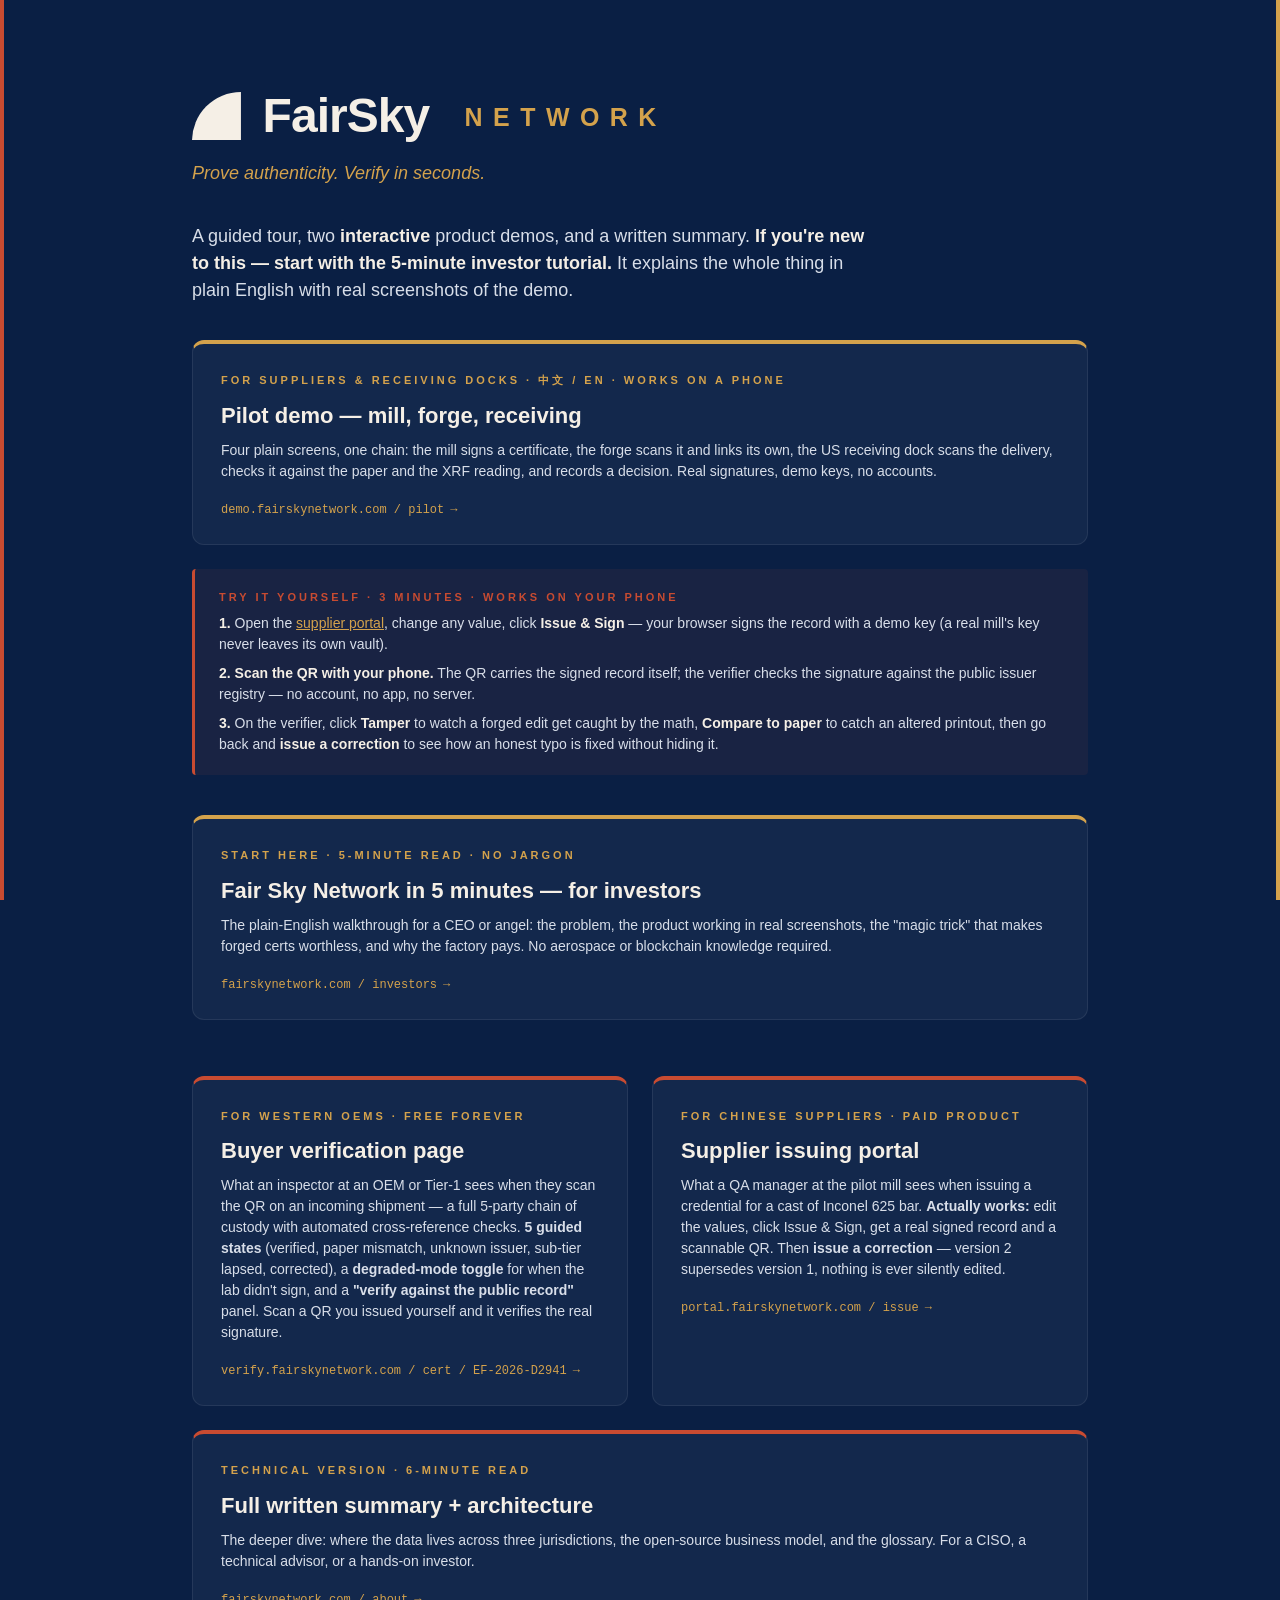
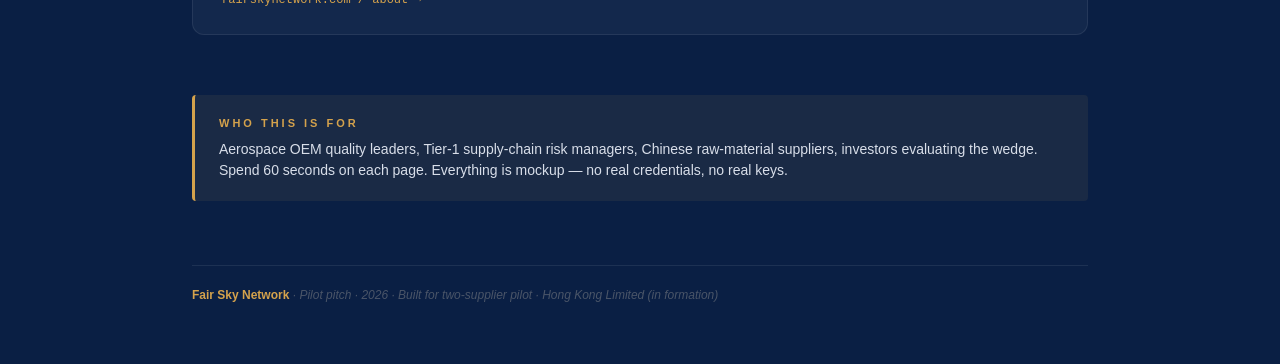
<file: index.html>
<!DOCTYPE html>
<html lang="en">
<head>
<meta name="robots" content="noindex, nofollow">
<meta charset="UTF-8">
<meta name="viewport" content="width=device-width, initial-scale=1.0">
<title>Fair Sky Network — Live Mocks</title>
<style>
  :root {
    --navy: #0A1F44;
    --navy-soft: #13284C;
    --cream: #F5EFE6;
    --copper: #C84B31;
    --gold: #D4A24C;
    --slate: #4A5568;
    --ice: #D8DEE9;
  }
  * { box-sizing: border-box; margin: 0; padding: 0; }
  body {
    font-family: -apple-system, BlinkMacSystemFont, "Segoe UI", Roboto, sans-serif;
    background: var(--navy);
    color: var(--cream);
    min-height: 100vh;
    line-height: 1.5;
  }
  .stripe-l, .stripe-r {
    position: fixed;
    top: 0;
    bottom: 0;
    width: 4px;
  }
  .stripe-l { left: 0; background: var(--copper); }
  .stripe-r { right: 0; background: var(--gold); }

  .container {
    max-width: 960px;
    margin: 0 auto;
    padding: 80px 32px 60px;
  }
  .brand {
    font-weight: 700;
    letter-spacing: 12px;
    font-size: 48px;
    color: var(--cream);
  }
  .brand span { color: var(--gold); }
  .tagline {
    color: var(--gold);
    font-style: italic;
    font-size: 18px;
    margin-top: 8px;
  }
  .lede {
    margin-top: 36px;
    font-size: 18px;
    color: var(--ice);
    max-width: 680px;
  }
  .lede strong { color: var(--cream); }

  .grid {
    margin-top: 56px;
    display: grid;
    grid-template-columns: 1fr 1fr;
    gap: 24px;
  }
  .card {
    background: var(--navy-soft);
    border-radius: 12px;
    padding: 28px 28px 24px;
    text-decoration: none;
    color: inherit;
    border: 1px solid rgba(255,255,255,0.08);
    border-top: 4px solid var(--copper);
    transition: transform 0.15s, border-color 0.15s;
    display: block;
  }
  .card:hover {
    transform: translateY(-3px);
    border-top-color: var(--gold);
  }
  .card .eyebrow {
    color: var(--gold);
    font-size: 11px;
    text-transform: uppercase;
    letter-spacing: 3px;
    font-weight: 700;
    margin-bottom: 10px;
  }
  .card .title {
    font-size: 22px;
    font-weight: 700;
    color: var(--cream);
    margin-bottom: 8px;
  }
  .card .body {
    color: var(--ice);
    font-size: 14px;
    margin-bottom: 14px;
  }
  .card .url {
    color: var(--gold);
    font-family: "SF Mono", Menlo, monospace;
    font-size: 12px;
    display: inline-flex;
    align-items: center;
    gap: 6px;
  }
  .card .url::after { content: "→"; transition: transform 0.15s; }
  .card:hover .url::after { transform: translateX(4px); }

  .who {
    margin-top: 60px;
    background: rgba(212,162,76,0.08);
    border-left: 3px solid var(--gold);
    padding: 20px 24px;
    border-radius: 4px;
  }
  .who h3 {
    color: var(--gold);
    text-transform: uppercase;
    letter-spacing: 3px;
    font-size: 11px;
    margin-bottom: 8px;
  }
  .who p {
    color: var(--ice);
    font-size: 14px;
  }

  .footer {
    margin-top: 64px;
    color: var(--slate);
    font-size: 12px;
    border-top: 1px solid rgba(255,255,255,0.08);
    padding-top: 20px;
    font-style: italic;
  }
  .footer strong { color: var(--gold); font-style: normal; }

  @media (max-width: 640px) {
    .container { padding: 48px 20px; }
    .brand { font-size: 32px; letter-spacing: 6px; }
    .grid { grid-template-columns: 1fr; }
  }

  /* Fair Sky quarter-sun lockup (brand pass 2026-10-16) */
  .brand{display:inline-flex;align-items:center;gap:.45em;letter-spacing:-0.02em !important;font-weight:800 !important;text-transform:none !important;}
  .brand .qsun{height:1.02em;width:1.02em;display:block;flex:none;}
  .brand .fs{color:inherit !important;letter-spacing:-0.02em;}
  .brand .net{font-weight:600;letter-spacing:.42em;font-size:.52em;color:#D4A24C;margin-left:.55em;transform:translateY(.08em);}
</style>
</head>
<body>

<div class="stripe-l"></div>
<div class="stripe-r"></div>

<div class="container">

  <div class="brand"><svg class="qsun" viewBox="0 0 100 100" aria-hidden="true"><path d="M0 100 A100 100 0 0 1 100 0 L100 100 Z" fill="currentColor"/></svg><span class="fs">FairSky</span><span class="net">NETWORK</span></div>
  <div class="tagline">Prove authenticity. Verify in seconds.</div>

  <div class="lede">
    A guided tour, two <strong>interactive</strong> product demos, and a written summary. <strong>If you're new to this — start with the 5-minute investor tutorial.</strong> It explains the whole thing in plain English with real screenshots of the demo.
  </div>

  <a href="pilot.html" class="card" style="margin-top:36px;display:block;border-top-color:var(--gold);"><div class="eyebrow" style="color:var(--gold);">For suppliers &amp; receiving docks · 中文 / EN · works on a phone</div><div class="title">Pilot demo — mill, forge, receiving</div><div class="body">Four plain screens, one chain: the mill signs a certificate, the forge scans it and links its own, the US receiving dock scans the delivery, checks it against the paper and the XRF reading, and records a decision. Real signatures, demo keys, no accounts.</div><div class="url" style="color:var(--gold);">demo.fairskynetwork.com / pilot</div></a>

  <div class="who" style="margin-top:24px;border-left-color:var(--copper);background:rgba(200,75,49,0.08);">
    <h3 style="color:var(--copper);">Try it yourself · 3 minutes · works on your phone</h3>
    <p style="margin-bottom:8px;"><strong style="color:var(--cream);">1.</strong> Open the <a href="supplier-portal.html" style="color:var(--gold);">supplier portal</a>, change any value, click <strong style="color:var(--cream);">Issue &amp; Sign</strong> — your browser signs the record with a demo key (a real mill's key never leaves its own vault).</p>
    <p style="margin-bottom:8px;"><strong style="color:var(--cream);">2.</strong> <strong style="color:var(--cream);">Scan the QR with your phone.</strong> The QR carries the signed record itself; the verifier checks the signature against the public issuer registry — no account, no app, no server.</p>
    <p><strong style="color:var(--cream);">3.</strong> On the verifier, click <strong style="color:var(--cream);">Tamper</strong> to watch a forged edit get caught by the math, <strong style="color:var(--cream);">Compare to paper</strong> to catch an altered printout, then go back and <strong style="color:var(--cream);">issue a correction</strong> to see how an honest typo is fixed without hiding it.</p>
  </div>

  <a href="investor-tutorial.html" class="card" style="margin-top:40px;display:block;border-top-color:var(--gold);">
    <div class="eyebrow" style="color:var(--gold);">Start here · 5-minute read · no jargon</div>
    <div class="title">Fair Sky Network in 5 minutes — for investors</div>
    <div class="body">
      The plain-English walkthrough for a CEO or angel: the problem, the product working in real screenshots, the "magic trick" that makes forged certs worthless, and why the factory pays. No aerospace or blockchain knowledge required.
    </div>
    <div class="url" style="color:var(--gold);">fairskynetwork.com / investors</div>
  </a>

  <div class="grid">

    <a href="buyer-verify.html" class="card">
      <div class="eyebrow">For Western OEMs · Free forever</div>
      <div class="title">Buyer verification page</div>
      <div class="body">
        What an inspector at an OEM or Tier-1 sees when they scan the QR on an incoming shipment — a full 5-party chain of custody with automated cross-reference checks. <strong>5 guided states</strong> (verified, paper mismatch, unknown issuer, sub-tier lapsed, corrected), a <strong>degraded-mode toggle</strong> for when the lab didn't sign, and a <strong>"verify against the public record"</strong> panel. Scan a QR you issued yourself and it verifies the real signature.
      </div>
      <div class="url">verify.fairskynetwork.com / cert / EF-2026-D2941</div>
    </a>

    <a href="supplier-portal.html" class="card">
      <div class="eyebrow">For Chinese suppliers · Paid product</div>
      <div class="title">Supplier issuing portal</div>
      <div class="body">
        What a QA manager at the pilot mill sees when issuing a credential for a cast of Inconel 625 bar. <strong>Actually works:</strong> edit the values, click Issue &amp; Sign, get a real signed record and a scannable QR. Then <strong>issue a correction</strong> — version 2 supersedes version 1, nothing is ever silently edited.
      </div>
      <div class="url">portal.fairskynetwork.com / issue</div>
    </a>

  </div>

  <a href="summary.html" class="card" style="margin-top:24px;display:block;">
    <div class="eyebrow">Technical version · 6-minute read</div>
    <div class="title">Full written summary + architecture</div>
    <div class="body">
      The deeper dive: where the data lives across three jurisdictions, the open-source business model, and the glossary. For a CISO, a technical advisor, or a hands-on investor.
    </div>
    <div class="url">fairskynetwork.com / about</div>
  </a>

  <div class="who">
    <h3>Who this is for</h3>
    <p>
      Aerospace OEM quality leaders, Tier-1 supply-chain risk managers, Chinese raw-material suppliers, investors evaluating the wedge. Spend 60 seconds on each page. Everything is mockup — no real credentials, no real keys.
    </p>
  </div>

  <div class="footer">
    <strong>Fair Sky Network</strong> · Pilot pitch · 2026 · Built for two-supplier pilot · Hong Kong Limited (in formation)
  </div>

</div>

</body>
</html>
</file>
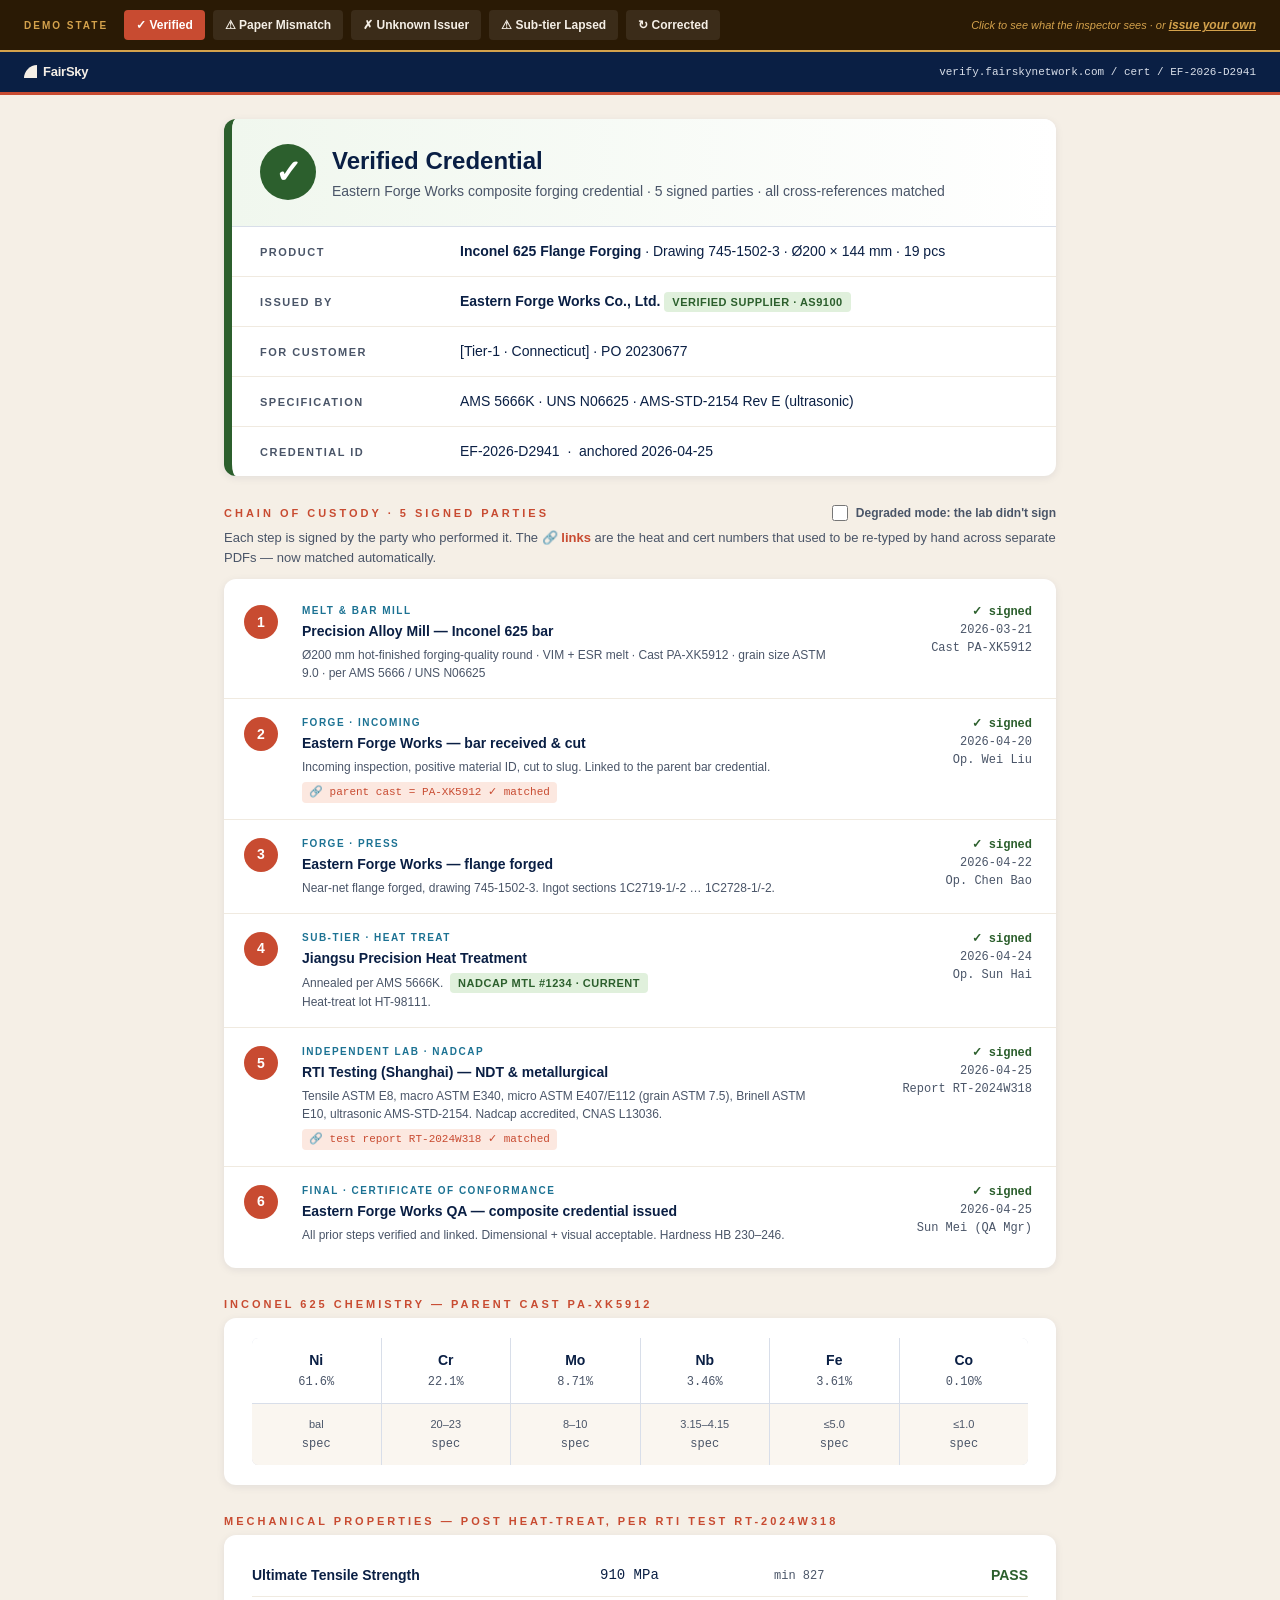
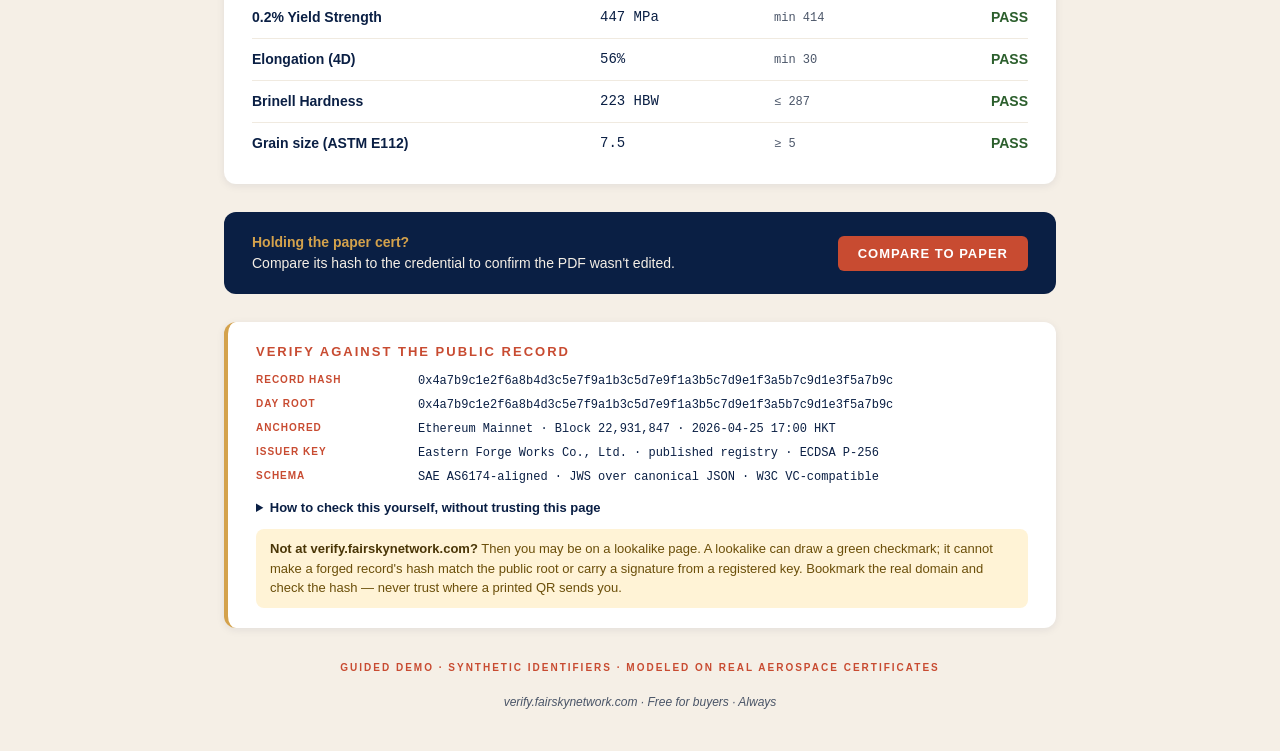
<file: buyer-verify.html>
<!DOCTYPE html>
<html lang="en">
<head>
<meta name="robots" content="noindex, nofollow">
<meta charset="UTF-8">
<meta name="viewport" content="width=device-width, initial-scale=1.0">
<title>verify.fairskynetwork.com</title>
<style>
  :root {
    --navy: #0A1F44; --navy-soft: #13284C; --cream: #F5EFE6; --copper: #C84B31; --copper-soft: #FCE8E0;
    --gold: #D4A24C; --slate: #4A5568; --ice: #D8DEE9; --ice-soft: #EEF1F5; --forest: #2C5F2D; --rust: #8B2E15;
    --teal: #1C7293; --teal-soft: #DCE9F1; --amber: #B8860B; --amber-soft: #FFF3D6; --white: #FFFFFF;
    --shadow: 0 2px 8px rgba(10,31,68,0.08);
  }
  * { box-sizing: border-box; margin: 0; padding: 0; }
  body { font-family: -apple-system, BlinkMacSystemFont, "Segoe UI", Roboto, sans-serif; background: var(--cream); color: var(--navy); line-height: 1.5; padding-bottom: 40px; }
  .top-bar { background: var(--navy); color: var(--cream); padding: 10px 24px; font-size: 13px; display: flex; justify-content: space-between; align-items: center; border-bottom: 3px solid var(--copper); gap: 10px; flex-wrap: wrap; }
  .top-bar .url { font-family: "SF Mono", Menlo, monospace; color: var(--ice); font-size: 11px; word-break: break-all; }
  .container { max-width: 880px; margin: 0 auto; padding: 0 24px; }

  .verdict-card { background: white; margin-top: 24px; border-radius: 12px; box-shadow: var(--shadow); border-left: 8px solid var(--forest); overflow: hidden; }
  .verdict-header { padding: 24px 28px; display: flex; align-items: center; gap: 16px; border-bottom: 1px solid var(--ice); background: linear-gradient(to right, #F0F7EE, white); }
  .verdict-check { width: 56px; height: 56px; background: var(--forest); color: white; border-radius: 50%; display: flex; align-items: center; justify-content: center; font-size: 32px; font-weight: 700; flex-shrink: 0; }
  .verdict-title { font-size: 24px; font-weight: 700; color: var(--navy); }
  .verdict-sub { color: var(--slate); font-size: 14px; margin-top: 2px; }
  .row { display: grid; grid-template-columns: 200px 1fr; padding: 14px 28px; border-bottom: 1px solid #F0EAE0; font-size: 14px; align-items: baseline; }
  .row:last-child { border-bottom: none; }
  .row .k { color: var(--slate); text-transform: uppercase; font-size: 11px; letter-spacing: 1.5px; font-weight: 600; }
  .row .v { color: var(--navy); }
  .row .v.mono { font-family: "SF Mono", Menlo, monospace; font-size: 12px; word-break: break-all; }
  .badge { display: inline-block; padding: 2px 8px; border-radius: 4px; font-size: 11px; font-weight: 700; text-transform: uppercase; letter-spacing: 0.5px; }
  .badge-green { background: #E0F0DC; color: var(--forest); }
  .badge-amber { background: var(--amber-soft); color: #8B6914; }
  .badge-copper { background: var(--copper-soft); color: var(--copper); }
  .badge-blue { background: var(--teal-soft); color: var(--teal); }
  .badge-red { background: #F8E0E0; color: var(--rust); }

  .verdict-card.s-mismatch, .verdict-card.s-lapsed { border-left-color: var(--amber); }
  .verdict-card.s-mismatch .verdict-header, .verdict-card.s-lapsed .verdict-header { background: linear-gradient(to right, #FFF7E0, white); }
  .verdict-card.s-mismatch .verdict-check, .verdict-card.s-lapsed .verdict-check { background: var(--amber); font-size: 36px; }
  .verdict-card.s-unknown, .verdict-card.s-tampered { border-left-color: var(--rust); }
  .verdict-card.s-unknown .verdict-header, .verdict-card.s-tampered .verdict-header { background: linear-gradient(to right, #FFE4DC, white); }
  .verdict-card.s-unknown .verdict-check, .verdict-card.s-tampered .verdict-check { background: var(--rust); font-size: 36px; }
  .verdict-card.s-corrected { border-left-color: var(--teal); }
  .verdict-card.s-corrected .verdict-header { background: linear-gradient(to right, #E6F0F5, white); }
  .verdict-card.s-corrected .verdict-check { background: var(--teal); font-size: 30px; }
  .t-amber { color: #8B6914; } .t-rust { color: var(--rust); } .t-teal { color: var(--teal); }

  .fraud-alert { background: var(--rust); color: white; border-radius: 8px; padding: 18px 24px; margin-top: 20px; display: flex; gap: 16px; align-items: start; }
  .fraud-alert.warn { background: var(--amber); }
  .fraud-alert.info { background: var(--teal); }
  .fraud-alert .icon { font-size: 30px; flex-shrink: 0; line-height: 1; }
  .fraud-alert .body { font-size: 14px; }
  .fraud-alert .body h3 { margin-bottom: 4px; font-size: 16px; text-transform: uppercase; letter-spacing: 2px; }
  .fraud-alert .body code { background: rgba(0,0,0,0.25); padding: 1px 6px; border-radius: 3px; font-family: "SF Mono", Menlo, monospace; font-size: 12px; }
  .diff { margin-top: 10px; background: rgba(255,255,255,.14); border-radius: 6px; padding: 10px 14px; font-family: "SF Mono", Menlo, monospace; font-size: 13px; }

  .section-title { margin-top: 28px; margin-bottom: 6px; text-transform: uppercase; letter-spacing: 3px; font-size: 11px; font-weight: 700; color: var(--copper); display: flex; justify-content: space-between; align-items: center; gap: 10px; flex-wrap: wrap; }
  .section-note { color: var(--slate); font-size: 13px; margin-bottom: 12px; }
  .toggle { display: inline-flex; align-items: center; gap: 8px; font-size: 12px; color: var(--slate); text-transform: none; letter-spacing: 0; font-weight: 600; cursor: pointer; }
  .toggle input { accent-color: var(--copper); width: 16px; height: 16px; }

  .chain { background: white; border-radius: 12px; box-shadow: var(--shadow); padding: 8px 0; }
  .chain-step { display: grid; grid-template-columns: 44px 1fr 190px; padding: 16px 24px 16px 20px; gap: 14px; border-bottom: 1px solid #F0EAE0; align-items: start; }
  .chain-step:last-child { border-bottom: none; }
  .chain-step.ghost { opacity: .55; }
  .chain-step.degraded { background: #FFFBF0; }
  .chain-step .num { width: 34px; height: 34px; border-radius: 50%; background: var(--copper); color: white; font-weight: 700; display: flex; align-items: center; justify-content: center; font-size: 14px; margin-top: 2px; }
  .chain-step.ghost .num { background: var(--ice); color: var(--slate); }
  .chain-step .party { font-size: 10px; letter-spacing: 1.5px; text-transform: uppercase; font-weight: 700; color: var(--teal); margin-bottom: 3px; }
  .chain-step .step-title { font-weight: 700; color: var(--navy); font-size: 14px; }
  .chain-step .step-sub { color: var(--slate); font-size: 12px; margin-top: 4px; line-height: 1.5; }
  .chain-step .xref { display: inline-block; margin-top: 6px; font-size: 11px; font-family: "SF Mono", Menlo, monospace; background: var(--copper-soft); color: var(--copper); padding: 2px 7px; border-radius: 4px; }
  .chain-step .xref::before { content: "🔗 "; }
  .chain-step .step-meta { text-align: right; font-size: 12px; color: var(--slate); font-family: "SF Mono", Menlo, monospace; }
  .chain-step .signed { color: var(--forest); font-weight: 600; }
  .chain-step .attested { color: #8B6914; font-weight: 600; }
  .chain-step .pending { color: var(--slate); font-weight: 600; }

  .chemistry, .mech, .panel { background: white; border-radius: 12px; box-shadow: var(--shadow); padding: 20px 28px; }
  .chem-grid { display: grid; grid-template-columns: repeat(6, 1fr); gap: 1px; background: var(--ice); border-radius: 6px; overflow: hidden; }
  .chem-cell { background: white; padding: 12px 6px; text-align: center; }
  .chem-cell .elem { font-weight: 700; color: var(--navy); font-size: 14px; }
  .chem-cell .pct { font-size: 12px; color: var(--slate); font-family: "SF Mono", Menlo, monospace; margin-top: 2px; }
  .chem-cell.spec { background: #FAF6F0; }
  .chem-cell.spec .elem { color: var(--slate); font-weight: 500; font-size: 11px; }
  .mech-row { display: grid; grid-template-columns: 2fr 1fr 1fr 80px; padding: 10px 0; border-bottom: 1px solid #F0EAE0; font-size: 14px; align-items: center; }
  .mech-row:last-child { border-bottom: none; }
  .mech-row .label { color: var(--navy); font-weight: 600; }
  .mech-row .value { color: var(--navy); font-family: "SF Mono", Menlo, monospace; }
  .mech-row .req { color: var(--slate); font-family: "SF Mono", Menlo, monospace; font-size: 12px; }
  .mech-row .pass { color: var(--forest); font-weight: 700; text-align: right; }
  .mech-row .fail { color: var(--rust); font-weight: 700; text-align: right; }
  .mech-row .changed { background: var(--teal-soft); border-radius: 4px; padding: 0 6px; }

  .compare { background: var(--navy); color: var(--cream); margin-top: 28px; border-radius: 12px; padding: 20px 28px; display: flex; align-items: center; justify-content: space-between; gap: 16px; flex-wrap: wrap; }
  .compare .desc { font-size: 14px; }
  .compare .desc strong { color: var(--gold); }
  .compare .form { display: flex; gap: 8px; align-items: center; flex-wrap: wrap; }
  .compare input { padding: 9px 12px; border-radius: 6px; border: 1px solid var(--ice); font-family: "SF Mono", Menlo, monospace; font-size: 13px; width: 120px; }
  .btn { background: var(--copper); color: white; border: none; padding: 10px 20px; border-radius: 6px; font-weight: 700; font-size: 13px; text-transform: uppercase; letter-spacing: 1px; cursor: pointer; font-family: inherit; }
  .btn:hover { background: #B03E26; }
  .btn:disabled { background: #8a3320; cursor: wait; }
  .btn.ghost { background: transparent; border: 1px solid var(--gold); color: var(--gold); }
  .btn.ghost:hover { background: rgba(212,162,76,.15); }

  .public { margin-top: 28px; border-left: 4px solid var(--gold); }
  .public h3 { font-size: 13px; text-transform: uppercase; letter-spacing: 2px; color: var(--copper); margin-bottom: 10px; }
  .public .kv { display: grid; grid-template-columns: 150px 1fr; gap: 6px 12px; font-size: 12px; font-family: "SF Mono", Menlo, monospace; color: var(--slate); }
  .public .kv .k { color: var(--copper); font-weight: 700; font-family: -apple-system, BlinkMacSystemFont, sans-serif; text-transform: uppercase; letter-spacing: 1px; font-size: 10px; }
  .public .kv .v { word-break: break-all; color: var(--navy); }
  .public details { margin-top: 12px; font-size: 13px; color: var(--slate); }
  .public summary { cursor: pointer; font-weight: 700; color: var(--navy); }
  .public ol { padding-left: 20px; margin-top: 8px; display: grid; gap: 6px; }
  .public code { font-family: "SF Mono", Menlo, monospace; background: var(--ice-soft); padding: 1px 5px; border-radius: 3px; font-size: 12px; }
  .public .spoof { margin-top: 12px; background: var(--amber-soft); border-radius: 8px; padding: 10px 14px; font-size: 13px; color: #6B4F0A; }
  .public .spoof strong { color: #4A3607; }

  .footer { margin-top: 32px; text-align: center; color: var(--slate); font-size: 12px; font-style: italic; }
  .footer .mock { color: var(--copper); font-weight: 700; font-style: normal; text-transform: uppercase; letter-spacing: 2px; font-size: 10px; }

  .state-bar { background: #2a1a05; color: var(--cream); padding: 10px 24px; border-bottom: 2px solid var(--gold); display: flex; gap: 8px; align-items: center; font-size: 12px; flex-wrap: wrap; }
  .state-bar .lbl { color: var(--gold); text-transform: uppercase; letter-spacing: 2px; font-size: 10px; margin-right: 8px; font-weight: 700; }
  .state-bar a, .state-bar button { color: var(--cream); text-decoration: none; padding: 6px 12px; border-radius: 4px; background: rgba(255,255,255,0.08); font-weight: 600; border: none; font-family: inherit; font-size: 12px; cursor: pointer; }
  .state-bar a:hover, .state-bar button:hover { background: rgba(255,255,255,0.15); }
  .state-bar a.active { background: var(--copper); color: white; }
  .state-bar .demo { margin-left: auto; color: var(--gold); font-style: italic; font-size: 11px; }
  .state-bar.live { background: #0E2B1C; border-bottom-color: #6CC08B; }
  .state-bar.live .lbl { color: #9FD9BC; }

  .scan-overlay { position: fixed; inset: 0; background: rgba(10, 31, 68, 0.92); display: flex; align-items: center; justify-content: center; z-index: 9999; opacity: 0; pointer-events: none; transition: opacity 0.25s ease; padding: 20px; }
  .scan-overlay.on { opacity: 1; pointer-events: auto; }
  .scan-box { background: white; border-radius: 12px; padding: 36px 44px; text-align: center; max-width: 440px; box-shadow: 0 20px 60px rgba(0,0,0,0.4); border-top: 4px solid var(--copper); }
  .scan-spinner { width: 44px; height: 44px; border: 4px solid var(--ice); border-top-color: var(--copper); border-radius: 50%; margin: 0 auto 18px; animation: spin 0.9s linear infinite; }
  @keyframes spin { to { transform: rotate(360deg); } }
  .scan-title { font-weight: 700; color: var(--navy); font-size: 16px; margin-bottom: 6px; }
  .scan-step { color: var(--slate); font-size: 13px; min-height: 18px; font-family: "SF Mono", Menlo, monospace; }
  .reset-link { display: inline-block; margin-top: 14px; font-size: 12px; color: white; text-decoration: underline; background: none; border: none; cursor: pointer; font-family: inherit; padding: 4px 0; }

  .brand{display:inline-flex;align-items:center;gap:.45em;letter-spacing:-0.02em !important;font-weight:800 !important;text-transform:none !important;}
  .brand .qsun{height:1.02em;width:1.02em;display:block;flex:none;}
  .brand .fs{color:inherit !important;letter-spacing:-0.02em;}

  @media (max-width: 640px) {
    .container { padding: 0 14px; }
    .row { grid-template-columns: 1fr; gap: 2px; padding: 12px 18px; }
    .verdict-header { padding: 18px; }
    .verdict-title { font-size: 20px; }
    .chain-step { grid-template-columns: 34px 1fr; padding: 14px 16px; }
    .chain-step .num { width: 28px; height: 28px; font-size: 12px; }
    .chain-step .step-meta { grid-column: 2; text-align: left; margin-top: 4px; }
    .chem-grid { grid-template-columns: repeat(3, 1fr); }
    .chemistry, .mech, .panel { padding: 16px 18px; }
    .mech-row { grid-template-columns: 1.4fr 1fr 1fr 60px; font-size: 13px; }
    .public .kv { grid-template-columns: 1fr; }
  }
</style>
</head>
<body>

<div class="state-bar" id="state-bar"></div>

<div class="top-bar">
  <div class="brand"><svg class="qsun" viewBox="0 0 100 100" aria-hidden="true"><path d="M0 100 A100 100 0 0 1 100 0 L100 100 Z" fill="currentColor"/></svg><span class="fs">FairSky</span></div>
  <div class="url" id="url-line">verify.fairskynetwork.com / cert / …</div>
</div>

<div class="container" id="app"></div>

<div class="scan-overlay" id="scan-overlay">
  <div class="scan-box">
    <div class="scan-spinner"></div>
    <div class="scan-title">Comparing paper to signed credential</div>
    <div class="scan-step" id="scan-step">Reading PDF…</div>
  </div>
</div>

<script src="demo-crypto.js"></script>
<script>
(function () {
  var $ = function (id) { return document.getElementById(id); };
  function esc(s) { return String(s == null ? '' : s).replace(/[&<>"]/g, function (c) { return { '&': '&amp;', '<': '&lt;', '>': '&gt;', '"': '&quot;' }[c]; }); }

  // ---------- the guided (synthetic) forging credential ----------
  var DEMO = {
    id: 'EF-2026-D2941', issuerDid: 'did:fsn:eastern-forge-works',
    product: 'Inconel 625 Flange Forging', drawing: '745-1502-3', dims: 'Ø200 × 144 mm · 19 pcs',
    customer: 'Tier-1 · Connecticut', po: 'PO 20230677', spec: 'AMS 5666K · UNS N06625 · AMS-STD-2154 Rev E (ultrasonic)',
    anchoredOn: '2026-04-25', cast: 'PA-XK5912', labReport: 'RT-2024W318',
    chem: [['Ni', '61.6%', 'bal'], ['Cr', '22.1%', '20–23'], ['Mo', '8.71%', '8–10'], ['Nb', '3.46%', '3.15–4.15'], ['Fe', '3.61%', '≤5.0'], ['Co', '0.10%', '≤1.0']],
    mech: [['Ultimate Tensile Strength', '910 MPa', 'min 827'], ['0.2% Yield Strength', '447 MPa', 'min 414'], ['Elongation (4D)', '56%', 'min 30'], ['Brinell Hardness', '223 HBW', '≤ 287'], ['Grain size (ASTM E112)', '7.5', '≥ 5']]
  };
  var DEMO_STATES = [['verified', '✓ Verified'], ['mismatch', '⚠ Paper Mismatch'], ['unknown', '✗ Unknown Issuer'], ['lapsed', '⚠ Sub-tier Lapsed'], ['corrected', '↻ Corrected']];

  var state = { mode: 'demo', s: 'verified', degraded: false, payload: null, valid: false, hash: '', root: '', mismatch: null };

  // ---------- rendering ----------
  function stateBar() {
    var bar = $('state-bar');
    if (state.mode === 'live') {
      bar.className = 'state-bar live';
      bar.innerHTML = '<span class="lbl">Live credential · signed in a browser</span>' +
        '<button type="button" id="b-tamper">✎ Tamper with this record</button>' +
        '<button type="button" id="b-paper">⇄ Compare to paper</button>' +
        '<a href="buyer-verify.html">← Guided demo</a>' +
        '<span class="demo">Everything checked here is real math, in your browser</span>';
      $('b-tamper').addEventListener('click', tamper);
      $('b-paper').addEventListener('click', function () { var el = $('paper-input'); if (el) { el.scrollIntoView({ behavior: 'smooth', block: 'center' }); el.focus(); } });
    } else {
      bar.className = 'state-bar';
      bar.innerHTML = '<span class="lbl">Demo state</span>' + DEMO_STATES.map(function (p) {
        return '<a href="?state=' + p[0] + '" class="' + (state.s === p[0] ? 'active' : '') + '">' + p[1] + '</a>';
      }).join('') + '<span class="demo">Click to see what the inspector sees · or <a href="supplier-portal.html" style="background:none;padding:0;color:var(--gold);text-decoration:underline">issue your own</a></span>';
    }
  }

  function verdictDemo() {
    var s = state.s, h = '';
    if (s === 'verified') h = card('', '✓', 'Verified Credential', 'Eastern Forge Works composite forging credential · 5 signed parties · all cross-references matched', rowsVerified());
    if (s === 'mismatch') h = card('s-mismatch', '⚠', '<span class="t-amber">Paper does NOT match the signed credential</span>', 'The QR points to a real, signed credential — but the PDF you scanned was altered after signing.',
      row('Credential ID', '<span class="mono">EF-2026-D2941 — exists ✓</span>') + row('Signed by', 'Eastern Forge Works Co., Ltd. — registered supplier ✓') +
      row('Mismatch found', '<span class="t-amber" style="font-weight:600">Field <code>Tensile</code> on paper = <strong>1,010 MPa</strong> · on signed credential = <strong>910 MPa</strong></span>') +
      row('Hash check', '<span class="mono t-rust">paper SHA-256 <strong>0x9f2c…</strong> ≠ credential SHA-256 <strong>0x4a7b…</strong></span>'),
      alert('warn', '⚠', 'What to do', 'Trust the credential, not the paper. If the printed cert shows a property the signed record doesn\'t, the PDF was edited after Eastern Forge Works signed it. Escalate to supplier quality; do not release the material.<br><button class="reset-link" onclick="location.href=\'?state=verified\'">← Reset demo to clean credential</button>'));
    if (s === 'unknown') h = card('s-unknown', '✗', '<span class="t-rust">No credential found for this QR</span>', 'The QR code points to a credential ID that does not exist in the registry.',
      row('Scanned ID', '<span class="mono">EF-2026-D2941</span>') + row('Search result', '<span class="t-rust" style="font-weight:600">No matching credential. No signature anchored on the public ledger.</span>') +
      row('Possible causes', '<ol style="padding-left:20px;margin:0"><li>The QR was photoshopped onto a counterfeit paper cert. Most common pattern.</li><li>The supplier issued the cert under a different ID. Ask them to re-send.</li><li>The supplier is not yet a registered Fair Sky Network issuer. Confirm directly.</li></ol>'),
      alert('', '✗', 'Do not release the material', 'Treat as suspect until you verify with the supplier through a separate channel (phone, not email). If they confirm they did not issue this credential, file an FAA SUP report (AC 21-29D) and notify your counterfeit-prevention lead.'));
    if (s === 'lapsed') h = card('s-lapsed', '⚠', '<span class="t-amber">Verified — but sub-tier accreditation lapsed</span>', 'The credential is authentic. One sub-tier processor\'s accreditation had expired at the time of work.',
      row('Credential', '<strong>Inconel 625 Flange Forging</strong> · EF-2026-D2941') + row('Lapsed sub-tier', '<span class="t-amber" style="font-weight:600">Jiangsu Precision Heat Treatment — Nadcap MTL #1234 expired <strong>2026-03-15</strong> (heat treat performed 2026-04-24)</span>') + row('Other chain links', 'Melt, bar, forge, NDT lab, final — all signed by valid issuers ✓'),
      alert('warn', '⚠', 'Decision required', 'The material may still be in spec — the cycle data is recorded and inspectable. The question is whether your engineering and supplier-quality groups accept material processed at a shop whose Nadcap accreditation had lapsed. Check your receiving spec.'));
    if (s === 'corrected') h = card('s-corrected', '↻', '<span class="t-teal">Verified — version 2 (corrected)</span>', 'Authentic and current. The issuer superseded version 1 with a signed correction; the history is below, not hidden.',
      rowsVerified() + row('Correction', '<span class="t-teal" style="font-weight:600">v1 → v2 · <code>Ultimate tensile</code> 901 → 910 MPa · reason: transcription error · re-signed Sun Mei (QA Mgr) · 2026-04-26</span>') + row('Version 1', '<span class="mono">still verifies · status: superseded · hash 0x2e81… remains in the 2026-04-25 public fingerprint</span>'),
      alert('info', '↻', 'Why you see the history', 'Signed records are never edited — they are superseded. A paper certificate gets white-out; this gets an audit trail. If a printout still shows the old value, it is simply an earlier version: the QR resolves the credential ID, so it lands here, on the current version, with the diff in plain sight.'));
    return h;
  }
  function rowsVerified() {
    return row('Product', '<strong>' + DEMO.product + '</strong> · Drawing ' + DEMO.drawing + ' · ' + DEMO.dims) +
      row('Issued by', '<strong>Eastern Forge Works Co., Ltd.</strong>&nbsp;<span class="badge badge-green">Verified Supplier · AS9100</span>') +
      row('For customer', '[' + DEMO.customer + '] · ' + DEMO.po) + row('Specification', DEMO.spec) +
      row('Credential ID', '<span class="mono">EF-2026-D2941 &nbsp;·&nbsp; anchored ' + DEMO.anchoredOn + '</span>');
  }
  function card(cls, mark, title, sub, rows, after) {
    return '<div class="verdict-card ' + cls + '"><div class="verdict-header"><div class="verdict-check">' + mark + '</div><div><div class="verdict-title">' + title + '</div><div class="verdict-sub">' + sub + '</div></div></div><div class="verdict-body">' + rows + '</div>' + (after || '') + '</div>';
  }
  function row(k, v) { return '<div class="row"><div class="k">' + k + '</div><div class="v">' + v + '</div></div>'; }
  function alert(cls, icon, h3, body) { return '<div class="fraud-alert ' + cls + '"><div class="icon">' + icon + '</div><div class="body"><h3>' + h3 + '</h3>' + body + '</div></div>'; }

  function chainDemo() {
    var lapsed = state.s === 'lapsed', deg = state.degraded;
    var htBadge = lapsed ? '<span class="badge badge-red">Nadcap MTL #1234 · expired 2026-03-15</span>' : '<span class="badge badge-green">Nadcap MTL #1234 · current</span>';
    var labStep = deg
      ? step(5, 'Independent lab · not onboarded', 'RTI Testing (Shanghai) — report attached by Eastern Forge Works', 'Lab report ' + DEMO.labReport + ' attached as PDF; hashed and timestamped at attach time; attested by Sun Mei (QA Mgr). Accreditation checked automatically from public records: <span class="badge badge-green">Nadcap · CNAS L13036 · current</span>', '<span class="xref">report ' + DEMO.labReport + ' · hash 0x7d1e… attached</span>', '<span class="attested">⚠ attested</span><br>2026-04-25<br><span class="badge badge-amber">attested by issuer</span>', 'degraded')
      : step(5, 'Independent lab · Nadcap', 'RTI Testing (Shanghai) — NDT &amp; metallurgical', 'Tensile ASTM E8, macro ASTM E340, micro ASTM E407/E112 (grain ASTM 7.5), Brinell ASTM E10, ultrasonic AMS-STD-2154. Nadcap accredited, CNAS L13036.', '<span class="xref">test report ' + DEMO.labReport + ' ✓ matched</span>', '<span class="signed">✓ signed</span><br>2026-04-25<br>Report ' + DEMO.labReport);
    return '<div class="section-title"><span>Chain of custody · ' + (deg ? '4 signed parties + 1 attested' : '5 signed parties') + '</span>' +
      '<label class="toggle"><input type="checkbox" id="deg-toggle"' + (deg ? ' checked' : '') + '> Degraded mode: the lab didn\'t sign</label></div>' +
      '<div class="section-note">Each step is signed by the party who performed it. The <span style="color:var(--copper);font-weight:600">🔗 links</span> are the heat and cert numbers that used to be re-typed by hand across separate PDFs — now matched automatically.' +
      (deg ? ' <strong>Degraded mode:</strong> one party didn\'t join. The chain never gets weaker than paper — the attached report is tamper-evident from the moment it was attached, and attributable to the named person who attached it. What changes: the lab row shows a lower assurance tier.' : '') + '</div>' +
      '<div class="chain">' +
      step(1, 'Melt &amp; bar mill', 'Precision Alloy Mill — Inconel 625 bar', 'Ø200 mm hot-finished forging-quality round · VIM + ESR melt · Cast ' + DEMO.cast + ' · grain size ASTM 9.0 · per AMS 5666 / UNS N06625', '', '<span class="signed">✓ signed</span><br>2026-03-21<br>Cast ' + DEMO.cast) +
      step(2, 'Forge · incoming', 'Eastern Forge Works — bar received &amp; cut', 'Incoming inspection, positive material ID, cut to slug. Linked to the parent bar credential.', '<span class="xref">parent cast = ' + DEMO.cast + ' ✓ matched</span>', '<span class="signed">✓ signed</span><br>2026-04-20<br>Op. Wei Liu') +
      step(3, 'Forge · press', 'Eastern Forge Works — flange forged', 'Near-net flange forged, drawing 745-1502-3. Ingot sections 1C2719-1/-2 … 1C2728-1/-2.', '', '<span class="signed">✓ signed</span><br>2026-04-22<br>Op. Chen Bao') +
      step(4, 'Sub-tier · heat treat', 'Jiangsu Precision Heat Treatment', 'Annealed per AMS 5666K. &nbsp;' + htBadge + '<br>Heat-treat lot HT-98111.', '', '<span class="signed">✓ signed</span><br>2026-04-24<br>Op. Sun Hai') +
      labStep +
      step(6, 'Final · certificate of conformance', 'Eastern Forge Works QA — composite credential issued', 'All prior steps verified and linked. Dimensional + visual acceptable. Hardness HB 230–246.', '', '<span class="signed">✓ signed</span><br>2026-04-25<br>Sun Mei (QA Mgr)') +
      '</div>';
  }
  function step(n, party, title, sub, xref, meta, cls) {
    return '<div class="chain-step ' + (cls || '') + '"><div class="num">' + n + '</div><div><div class="party">' + party + '</div><div class="step-title">' + title + '</div><div class="step-sub">' + sub + '</div>' + xref + '</div><div class="step-meta">' + meta + '</div></div>';
  }

  function chemDemo() {
    return '<div class="section-title"><span>Inconel 625 chemistry — parent cast ' + DEMO.cast + '</span></div><div class="chemistry"><div class="chem-grid">' +
      DEMO.chem.map(function (c) { return '<div class="chem-cell"><div class="elem">' + c[0] + '</div><div class="pct">' + c[1] + '</div></div>'; }).join('') +
      DEMO.chem.map(function (c) { return '<div class="chem-cell spec"><div class="elem">' + c[2] + '</div><div class="pct">spec</div></div>'; }).join('') + '</div></div>';
  }
  function mechDemo() {
    var corrected = state.s === 'corrected';
    return '<div class="section-title"><span>Mechanical properties — post heat-treat, per RTI test ' + DEMO.labReport + '</span></div><div class="mech">' +
      DEMO.mech.map(function (m, i) {
        var val = (corrected && i === 0) ? '<span class="changed">' + m[1] + '</span> <span style="font-size:11px;color:var(--teal)">(v1: 901)</span>' : m[1];
        return '<div class="mech-row"><div class="label">' + m[0] + '</div><div class="value">' + val + '</div><div class="req">' + m[2] + '</div><div class="pass">PASS</div></div>';
      }).join('') + '</div>';
  }
  function compareDemo() {
    return '<div class="compare"><div class="desc"><strong>Holding the paper cert?</strong><br>Compare its hash to the credential to confirm the PDF wasn\'t edited.</div><button class="btn" id="compare-btn" type="button">Compare to Paper</button></div>';
  }

  // ---------- live credential rendering ----------
  function verdictLive() {
    var c = state.payload.c, reg = FSN.REGISTRY[c.issuer && c.issuer.did];
    var idRow = row('Credential ID', '<span class="mono">' + esc(c.id) + ' · version ' + esc(c.version) + '</span>');
    if (!reg) return card('s-unknown', '✗', '<span class="t-rust">Unknown issuer</span>', 'This record claims an issuer that is not in the public registry.', idRow + row('Claimed issuer', esc(c.issuer && c.issuer.name)) + row('Registry lookup', '<span class="t-rust" style="font-weight:600">No public key on file for ' + esc(c.issuer && c.issuer.did) + '</span>'),
      alert('', '✗', 'Do not release the material', 'A record from an unregistered issuer carries no assurance. Confirm with the supplier through a separate channel.'));
    if (!state.valid) return card('s-tampered', '✗', '<span class="t-rust">Signature invalid — this record was altered after signing</span>', 'The contents of this record do not match the signature ' + esc(reg.name) + ' produced. Something changed after the mill signed it.',
      idRow + row('Claimed issuer', esc(reg.name) + ' — registered ✓') + row('Signature check', '<span class="t-rust mono" style="font-weight:600">ECDSA P-256 verify → FALSE</span>') + row('Record hash', '<span class="mono">' + state.hash.slice(0, 32) + '…</span>') + row('Shown values', 'Tensile <strong>' + esc(c.mech.uts) + ' MPa</strong> · Ni ' + esc(c.chem.Ni) + '% · Cr ' + esc(c.chem.Cr) + '% — <em>none of these can be trusted</em>'),
      alert('', '✗', 'Edited paperwork — caught', 'This is fraud one from the gauntlet. Whoever changed the number could not re-sign it, because the mill\'s key never left the mill. The record is worthless; treat the material as suspect.' + (state.genuine ? '<br><button class="reset-link" id="untamper">← Restore the genuine record</button>' : '')));
    if (state.mismatch) return card('s-mismatch', '⚠', '<span class="t-amber">Paper does NOT match the signed credential</span>', 'The signed record is authentic — but the value on your paper is different.',
      idRow + row('Signed by', esc(reg.name) + ' · ' + esc(c.signer.name) + ' — registered ✓') + row('Mismatch found', '<span class="t-amber" style="font-weight:600">Field <code>Ultimate tensile</code> on paper = <strong>' + esc(state.mismatch.paper) + ' MPa</strong> · on signed credential = <strong>' + esc(state.mismatch.signed) + ' MPa</strong></span>'),
      alert('warn', '⚠', 'Trust the record, not the paper', 'The PDF was edited after signing, or a different lot\'s paperwork was attached. Escalate to supplier quality; do not release.<br><button class="reset-link" id="unpaper">← Clear</button>'));
    var corrected = !!c.supersedes;
    var rows = row('Material', '<strong>' + esc(c.material) + '</strong>') + row('Cast / heat', '<span class="mono">' + esc(c.cast) + '</span> · ' + esc(c.lot) + ' · melt ' + esc(c.meltDate) + ' (' + esc(c.meltMethod) + ')') +
      row('Issued by', '<strong>' + esc(reg.name) + '</strong>&nbsp;<span class="badge badge-green">Registered issuer · ' + reg.accreditation + '</span>') +
      row('Signed by', esc(c.signer.name) + ' · ' + esc(c.signer.role) + ' · ' + esc((c.issuedAt || '').replace('T', ' ').slice(0, 16)) + ' UTC') + row('Customer PO', '<span class="mono">' + esc(c.po) + '</span>') + idRow;
    if (corrected) {
      var d = c.supersedes.diff[0];
      var FL = { 'mech.uts': 'Ultimate tensile', 'mech.proof': '0.2% proof stress', 'mech.elong': 'Elongation', 'mech.hbw': 'Hardness', 'chem.Ni': 'Ni %', 'chem.Cr': 'Cr %', 'chem.Mo': 'Mo %', 'chem.Nb': 'Nb %', 'chem.Fe': 'Fe %', 'chem.Co': 'Co %', lot: 'Lot', po: 'Customer PO', meltDate: 'Melt date' };
      rows += row('Correction', '<span class="t-teal" style="font-weight:600">v' + esc(c.supersedes.version) + ' → v' + esc(c.version) + ' · <code>' + esc(FL[d.field] || d.field) + '</code> ' + esc(d.from) + ' → ' + esc(d.to) + ' · reason: ' + esc(c.supersedes.reason) + ' · re-signed ' + esc(c.signer.name) + '</span>') +
        row('Version ' + esc(c.supersedes.version), '<span class="mono">' + (state.prevValid ? 'still verifies ✓' : 'signature not included') + ' · status: superseded · hash ' + esc(c.supersedes.hash.slice(0, 16)) + '…</span>');
      return card('s-corrected', '↻', '<span class="t-teal">Verified — version ' + esc(c.version) + ' (corrected)</span>', 'Signature valid. The issuer superseded an earlier version with a signed correction; the history is shown, not hidden.', rows,
        alert('info', '↻', 'Supersede, never edit', 'A signed record is never modified. The issuer signed a new version that points at the old one with a field diff and a reason code. If a printout shows the old value, it\'s an earlier version — the QR lands here, on the current one.'));
    }
    return card('', '✓', 'Verified Credential', esc(reg.name) + ' mill test report · signature valid · issuer registered', rows);
  }
  function chainLive() {
    var c = state.payload.c;
    return '<div class="section-title"><span>Chain of custody · 1 signed party so far</span></div>' +
      '<div class="section-note">This is a cast-level credential. When a forge issues its forging credential, its <em>parent cast</em> field will link here and the chain grows — no re-typing.</div><div class="chain">' +
      step(1, 'Melt &amp; bar mill', esc(c.issuer.name) + ' — ' + esc(c.material.split(' (')[0]) + ' bar', esc(c.lot) + ' · ' + esc(c.meltMethod) + ' melt · Cast ' + esc(c.cast) + ' · instrument ' + esc(c.instrument), '', '<span class="signed">✓ signed</span><br>' + esc(c.meltDate) + '<br>' + esc(c.signer.name)) +
      step(2, 'Forge · incoming', 'Downstream forging credential', 'Not yet issued. Its parent-cast field will resolve to <span class="mono">' + esc(c.cast) + '</span> and re-check this seal at that moment.', '<span class="xref">parent cast = ' + esc(c.cast) + ' · awaiting link</span>', '<span class="pending">· pending</span>', 'ghost') +
      '</div>';
  }
  function chemLive() {
    var ch = state.payload.c.chem, spec = { Ni: 'bal', Cr: '20–23', Mo: '8–10', Nb: '3.15–4.15', Fe: '≤5.0', Co: '≤1.0' };
    var keys = ['Ni', 'Cr', 'Mo', 'Nb', 'Fe', 'Co'];
    return '<div class="section-title"><span>Chemistry — cast ' + esc(state.payload.c.cast) + '</span></div><div class="chemistry"><div class="chem-grid">' +
      keys.map(function (k) { return '<div class="chem-cell"><div class="elem">' + k + '</div><div class="pct">' + esc(ch[k]) + '%</div></div>'; }).join('') +
      keys.map(function (k) { return '<div class="chem-cell spec"><div class="elem">' + spec[k] + '</div><div class="pct">spec</div></div>'; }).join('') + '</div></div>';
  }
  function mechLive() {
    var m = state.payload.c.mech, c = state.payload.c;
    var changed = c.supersedes ? c.supersedes.diff[0].field : '';
    function r(label, key, val, unit, req, ok) {
      var v = (changed === 'mech.' + key) ? '<span class="changed">' + esc(val) + unit + '</span> <span style="font-size:11px;color:var(--teal)">(v' + c.supersedes.version + ': ' + esc(c.supersedes.diff[0].from) + ')</span>' : esc(val) + unit;
      return '<div class="mech-row"><div class="label">' + label + '</div><div class="value">' + v + '</div><div class="req">' + req + '</div><div class="' + (ok ? 'pass">PASS' : 'fail">FAIL') + '</div></div>';
    }
    return '<div class="section-title"><span>Mechanical properties — post heat-treat coupon</span></div><div class="mech">' +
      r('Ultimate Tensile Strength', 'uts', m.uts, ' MPa', 'min 827', +m.uts >= 827) + r('0.2% Proof Stress', 'proof', m.proof, ' MPa', 'min 414', +m.proof >= 414) +
      r('Elongation (4D)', 'elong', m.elong, '%', 'min 30', +m.elong >= 30) + r('Brinell Hardness', 'hbw', m.hbw, ' HBW', '≤ 287', +m.hbw <= 287) + '</div>';
  }
  function compareLive() {
    return '<div class="compare"><div class="desc"><strong>Holding the paper cert?</strong><br>Type the tensile value printed on it. The verifier compares it, field by field, to what was signed.</div>' +
      '<div class="form"><input id="paper-input" inputmode="decimal" placeholder="UTS on paper"><button class="btn" id="paper-btn" type="button">Compare</button></div></div>';
  }

  function publicRecord() {
    var live = state.mode === 'live';
    var hash = live ? state.hash : '4a7b9c1e2f6a8b4d3c5e7f9a1b3c5d7e9f1a3b5c7d9e1f3a5b7c9d1e3f5a7b9c';
    var root = live ? state.root : '0x4a7b9c1e2f6a8b4d3c5e7f9a1b3c5d7e9f1a3b5c7d9e1f3a5b7c9d1e3f5a7b9c';
    var issuer = live ? (FSN.REGISTRY[state.payload.c.issuer.did] || {}).name || 'unregistered' : 'Eastern Forge Works Co., Ltd.';
    return '<div class="panel public"><h3>Verify against the public record</h3>' +
      '<div class="kv">' +
      '<div class="k">Record hash</div><div class="v">0x' + esc(hash) + '</div>' +
      '<div class="k">Day root</div><div class="v">' + esc(root) + (live ? ' <span class="badge badge-amber">simulated</span>' : '') + '</div>' +
      '<div class="k">Anchored</div><div class="v">' + (live ? 'Demo — in production: Ethereum mainnet, one transaction per day, sent from Hong Kong' : 'Ethereum Mainnet · Block 22,931,847 · 2026-04-25 17:00 HKT') + '</div>' +
      '<div class="k">Issuer key</div><div class="v">' + esc(issuer) + ' · published registry · ECDSA P-256</div>' +
      '<div class="k">Schema</div><div class="v">SAE AS6174-aligned · JWS over canonical JSON · W3C VC-compatible</div>' +
      '</div>' +
      '<details><summary>How to check this yourself, without trusting this page</summary><ol>' +
      '<li>Take the record exactly as signed — the JSON inside the QR — and <strong>canonicalize</strong> it (sorted keys, no whitespace).</li>' +
      '<li><strong>SHA-256</strong> it. You should get the record hash above. Any changed digit anywhere changes the whole hash.</li>' +
      '<li>Verify the signature against the issuer\'s <strong>published public key</strong> (the registry is public; the verification code is open source).</li>' +
      '<li>Confirm the hash is in the day\'s Merkle tree whose root sits on the <strong>public ledger</strong> — from any node, not from us.</li>' +
      '</ol><p style="margin-top:8px">If this company disappeared tomorrow, steps 1–4 still work. That is the point.</p></details>' +
      '<div class="spoof"><strong>Not at verify.fairskynetwork.com?</strong> Then you may be on a lookalike page. A lookalike can draw a green checkmark; it cannot make a forged record\'s hash match the public root or carry a signature from a registered key. Bookmark the real domain and check the hash — never trust where a printed QR sends you.</div></div>';
  }

  function footer() {
    return '<div class="footer"><div class="mock">' + (state.mode === 'live' ? 'Interactive demo · real signatures · demo key · simulated anchor' : 'Guided demo · synthetic identifiers · modeled on real aerospace certificates') + '</div><br>verify.fairskynetwork.com · Free for buyers · Always</div>';
  }

  // ---------- compose ----------
  function render() {
    stateBar();
    var app = $('app'), html = '';
    if (state.mode === 'live') {
      var c = state.payload.c;
      $('url-line').textContent = 'verify.fairskynetwork.com / cert / ' + c.id;
      document.title = 'verify.fairskynetwork.com · ' + c.id;
      html = verdictLive();
      var reg = FSN.REGISTRY[c.issuer && c.issuer.did];
      if (reg && state.valid) html += chainLive() + chemLive() + mechLive() + compareLive();
      html += publicRecord() + footer();
    } else {
      $('url-line').textContent = 'verify.fairskynetwork.com / cert / ' + DEMO.id;
      document.title = 'verify.fairskynetwork.com · ' + DEMO.id;
      html = verdictDemo();
      if (state.s !== 'unknown') html += chainDemo() + chemDemo() + mechDemo() + compareDemo() + publicRecord();
      html += footer();
    }
    app.innerHTML = html;
    wire();
  }

  function wire() {
    var t = $('deg-toggle'); if (t) t.addEventListener('change', function () { state.degraded = this.checked; render(); });
    var cb = $('compare-btn'); if (cb) cb.addEventListener('click', scriptedCompare);
    var pb = $('paper-btn'); if (pb) pb.addEventListener('click', paperCompare);
    var pi = $('paper-input'); if (pi) pi.addEventListener('keydown', function (e) { if (e.key === 'Enter') paperCompare(); });
    var un = $('untamper'); if (un) un.addEventListener('click', function () { location.hash = '#c=' + FSN.encodePayload(state.genuine); });
    var up = $('unpaper'); if (up) up.addEventListener('click', function () { state.mismatch = null; render(); });
  }

  function scriptedCompare() {
    var btn = $('compare-btn'); btn.disabled = true; btn.textContent = 'Comparing…';
    var overlay = $('scan-overlay'), stepEl = $('scan-step');
    overlay.classList.add('on');
    [[0, 'Reading PDF…'], [400, 'Extracting chemistry and mechanicals (OCR)…'], [850, 'Computing SHA-256 of normalized fields…'], [1200, 'Comparing to signed credential payload…'], [1600, 'Mismatch detected — field Tensile differs by 100 MPa.']]
      .forEach(function (s) { setTimeout(function () { stepEl.textContent = s[1]; }, s[0]); });
    setTimeout(function () { location.href = '?state=mismatch'; }, 2100);
  }
  function paperCompare() {
    var v = ($('paper-input').value || '').trim(); if (!v) return;
    var signed = state.payload.c.mech.uts;
    if (String(+v) === String(+signed)) { state.mismatch = null; render(); var pi = $('paper-input'); pi.value = v; pi.style.borderColor = '#6CC08B'; pi.placeholder = 'matches ✓'; setTimeout(function () { pi.value = ''; }, 1200); return; }
    state.mismatch = { paper: v, signed: signed }; render(); window.scrollTo({ top: 0, behavior: 'smooth' });
  }
  function tamper() {
    var p = JSON.parse(JSON.stringify(state.payload));
    p.c.mech.uts = String((+p.c.mech.uts || 900) + 100); // the forger's edit — no re-sign possible without the mill's key
    delete p.p;
    location.hash = '#c=' + FSN.encodePayload(p);
  }

  // ---------- boot ----------
  function boot() {
    var payload = FSN.readPayloadFromHash();
    if (payload && payload.c && payload.s) {
      state.mode = 'live'; state.payload = payload; state.mismatch = null;
      var reg = FSN.REGISTRY[payload.c.issuer && payload.c.issuer.did];
      Promise.all([
        FSN.verify(payload.c, payload.s, reg && reg.pub),
        FSN.credentialHash(payload.c),
        payload.p ? FSN.verify(payload.p.c, payload.p.s, reg && reg.pub) : Promise.resolve(false)
      ]).then(function (r) {
        state.valid = r[0]; state.hash = r[1]; state.prevValid = r[2];
        if (state.valid) state.genuine = payload;
        return FSN.dayRoot(r[1]);
      }).then(function (root) { state.root = root; render(); });
    } else {
      state.mode = 'demo';
      var s = new URLSearchParams(location.search).get('state') || 'verified';
      state.s = DEMO_STATES.some(function (p) { return p[0] === s; }) ? s : 'verified';
      render();
    }
  }
  window.addEventListener('hashchange', boot);
  boot();
})();
</script>
</body>
</html>
</file>
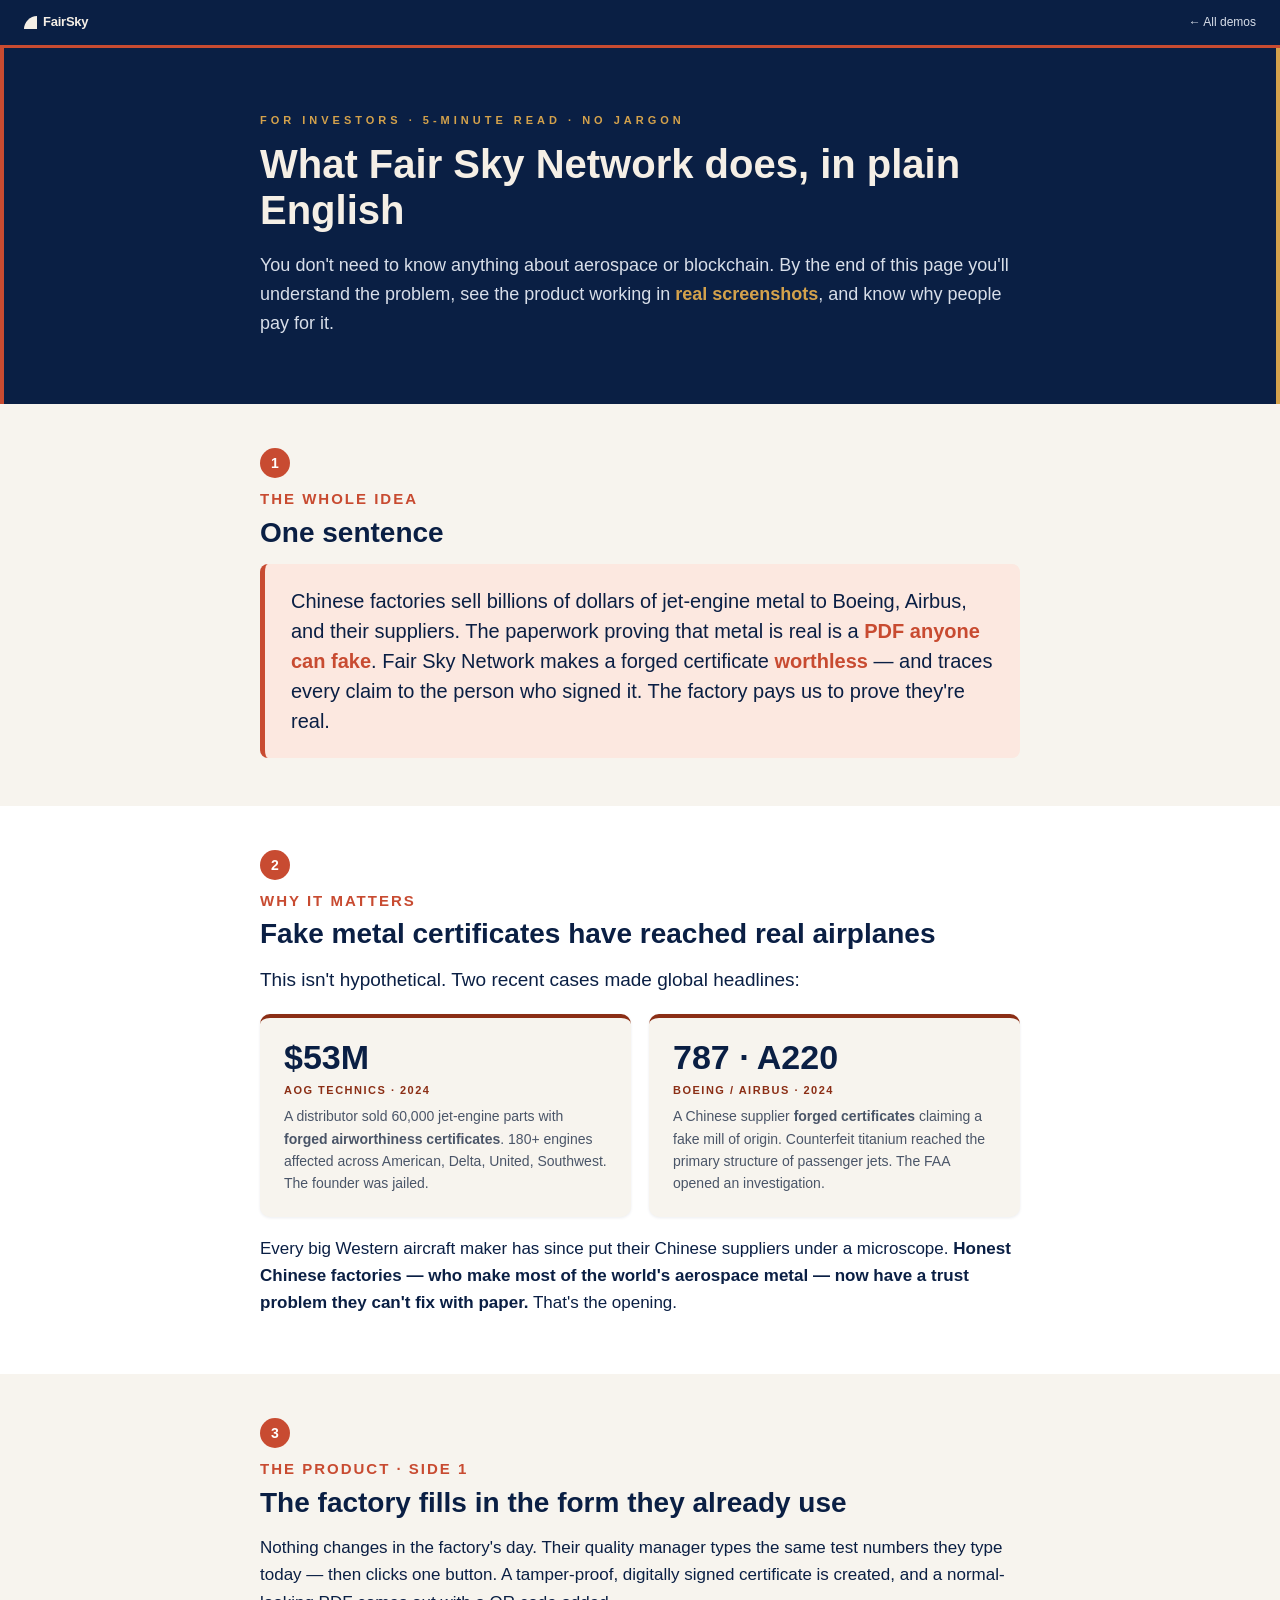
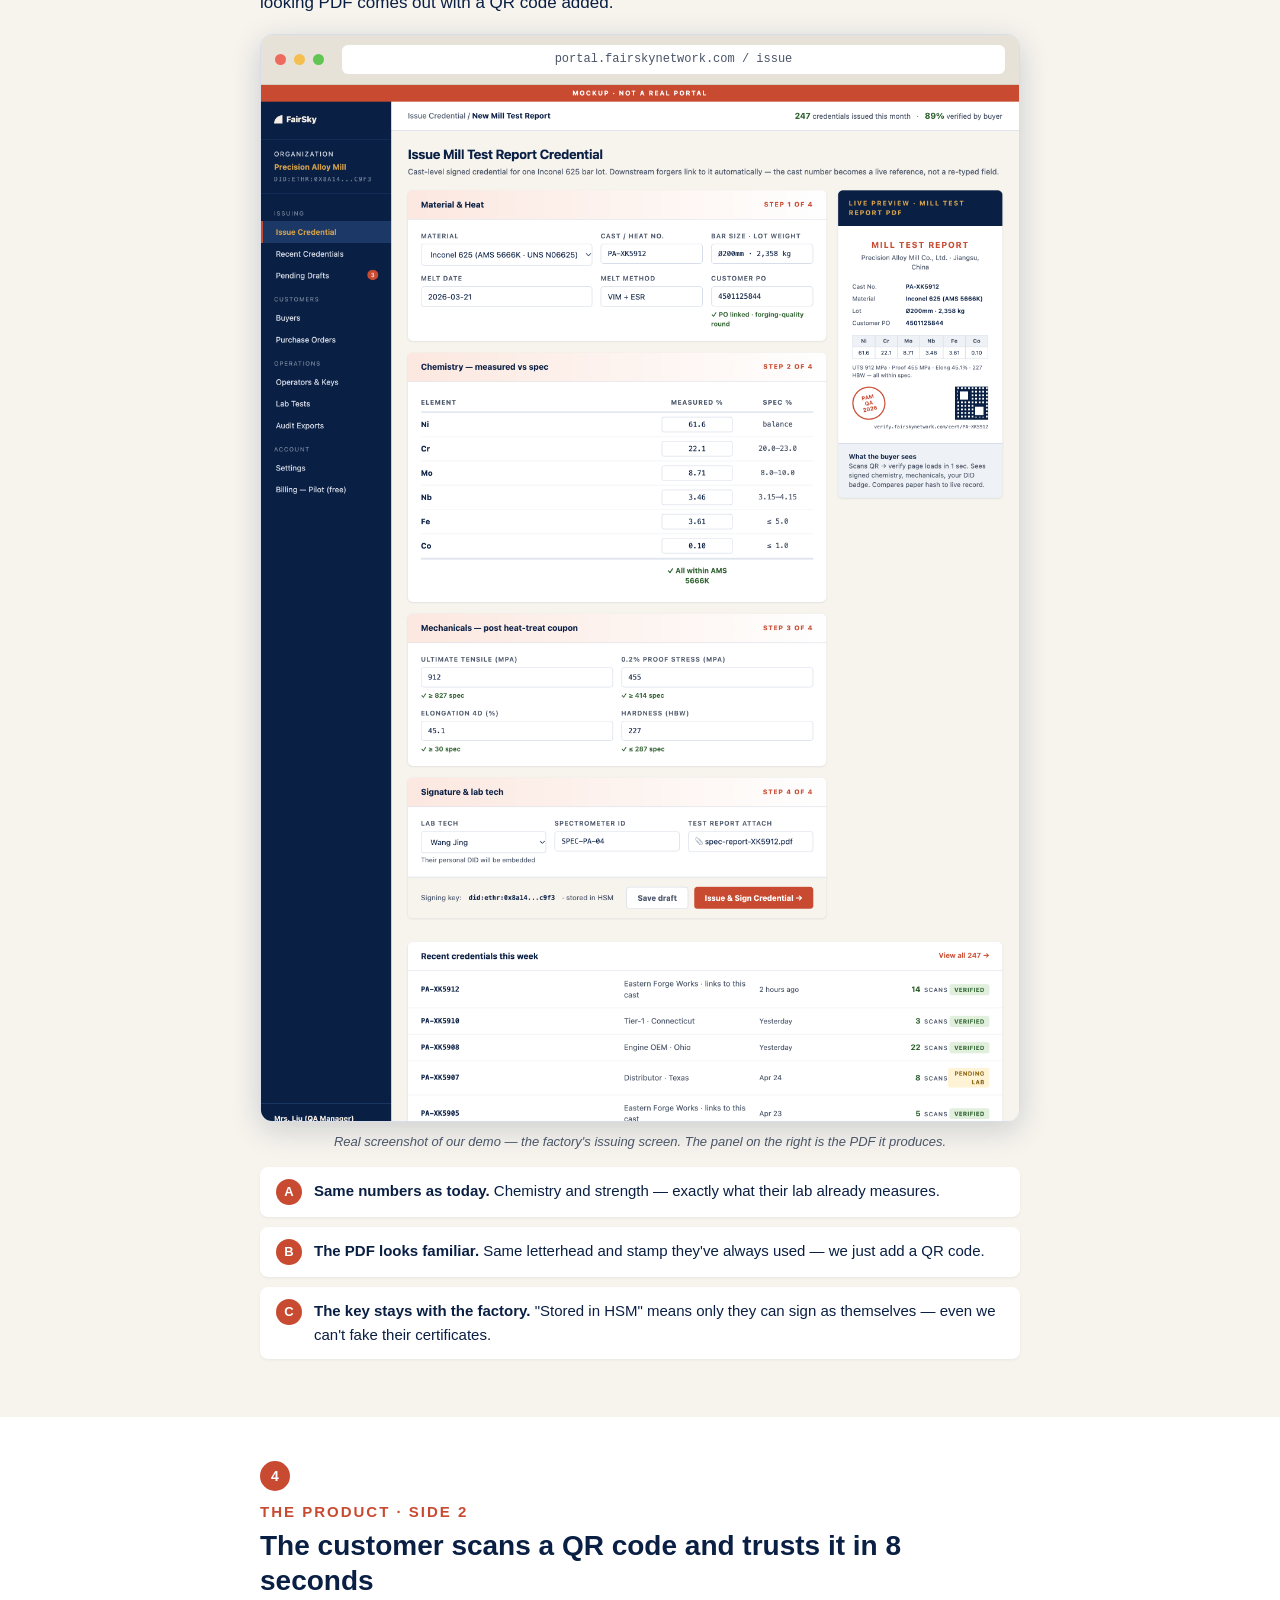
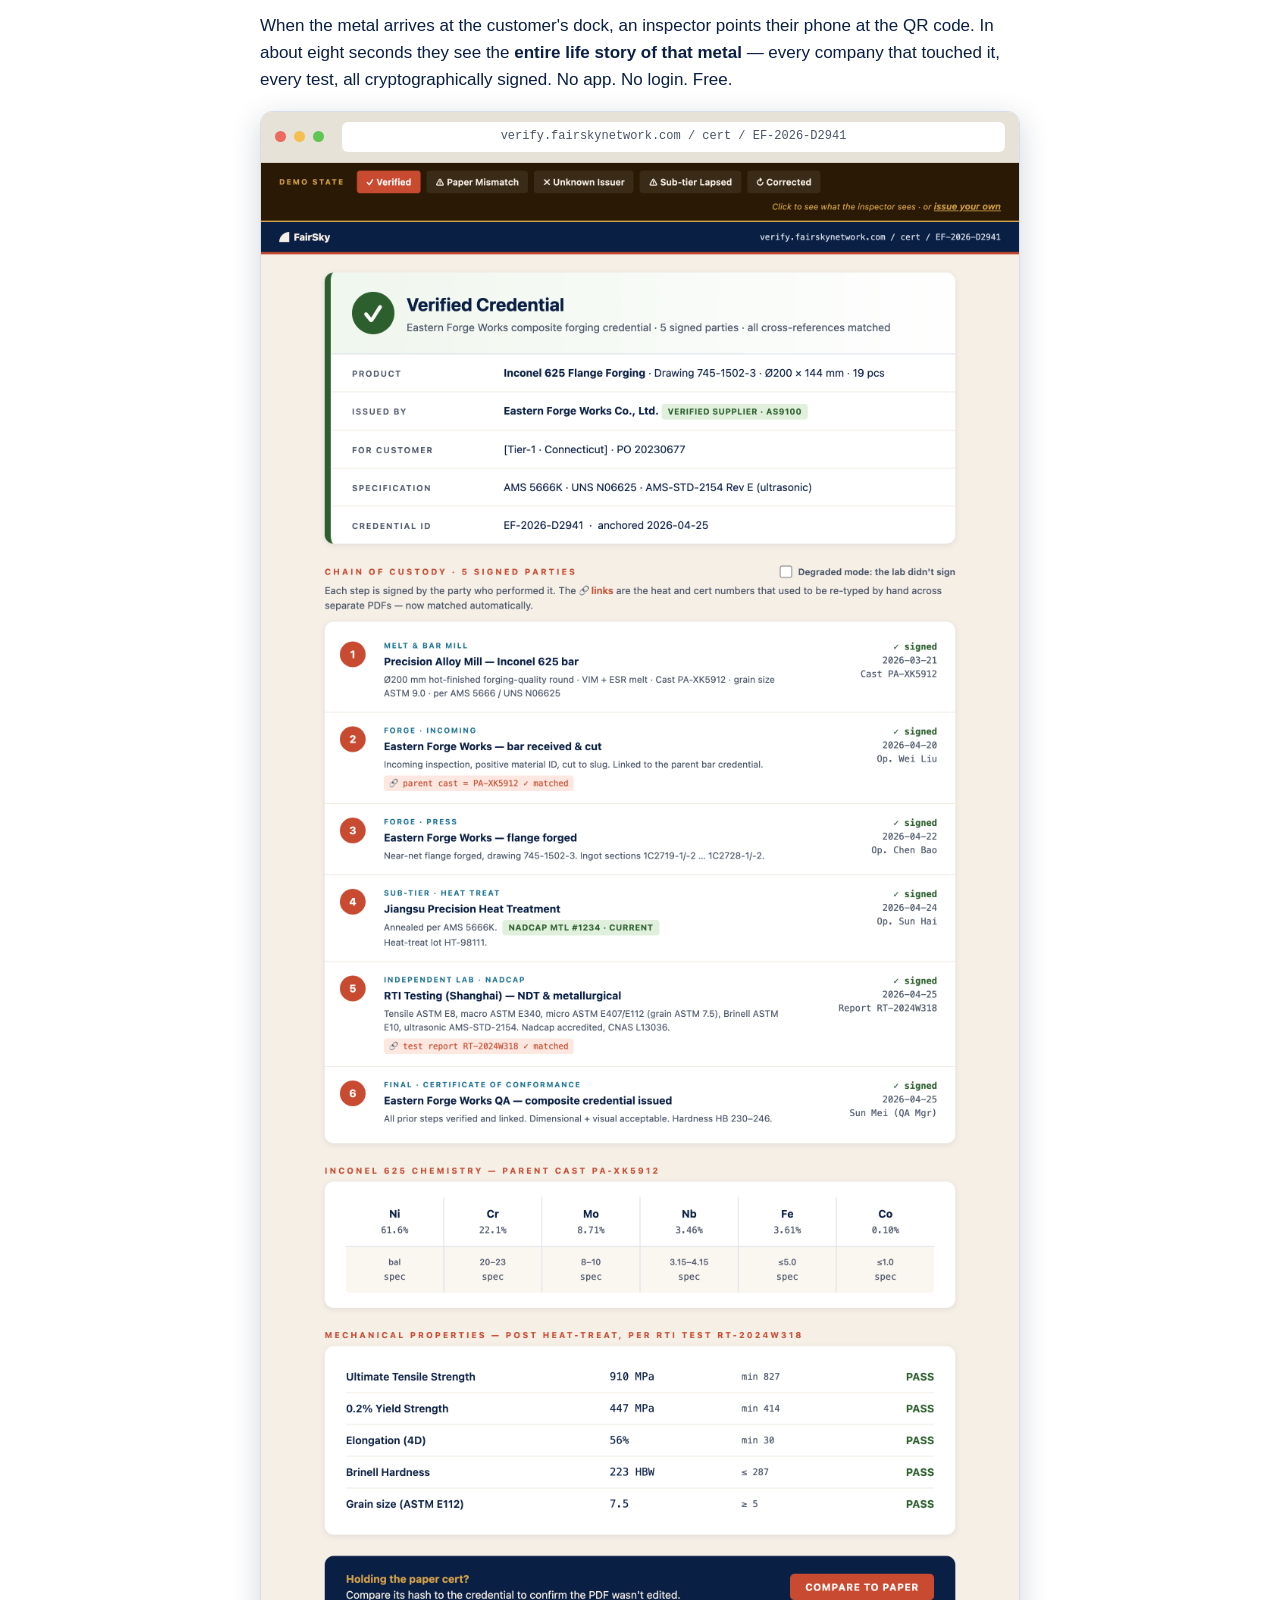
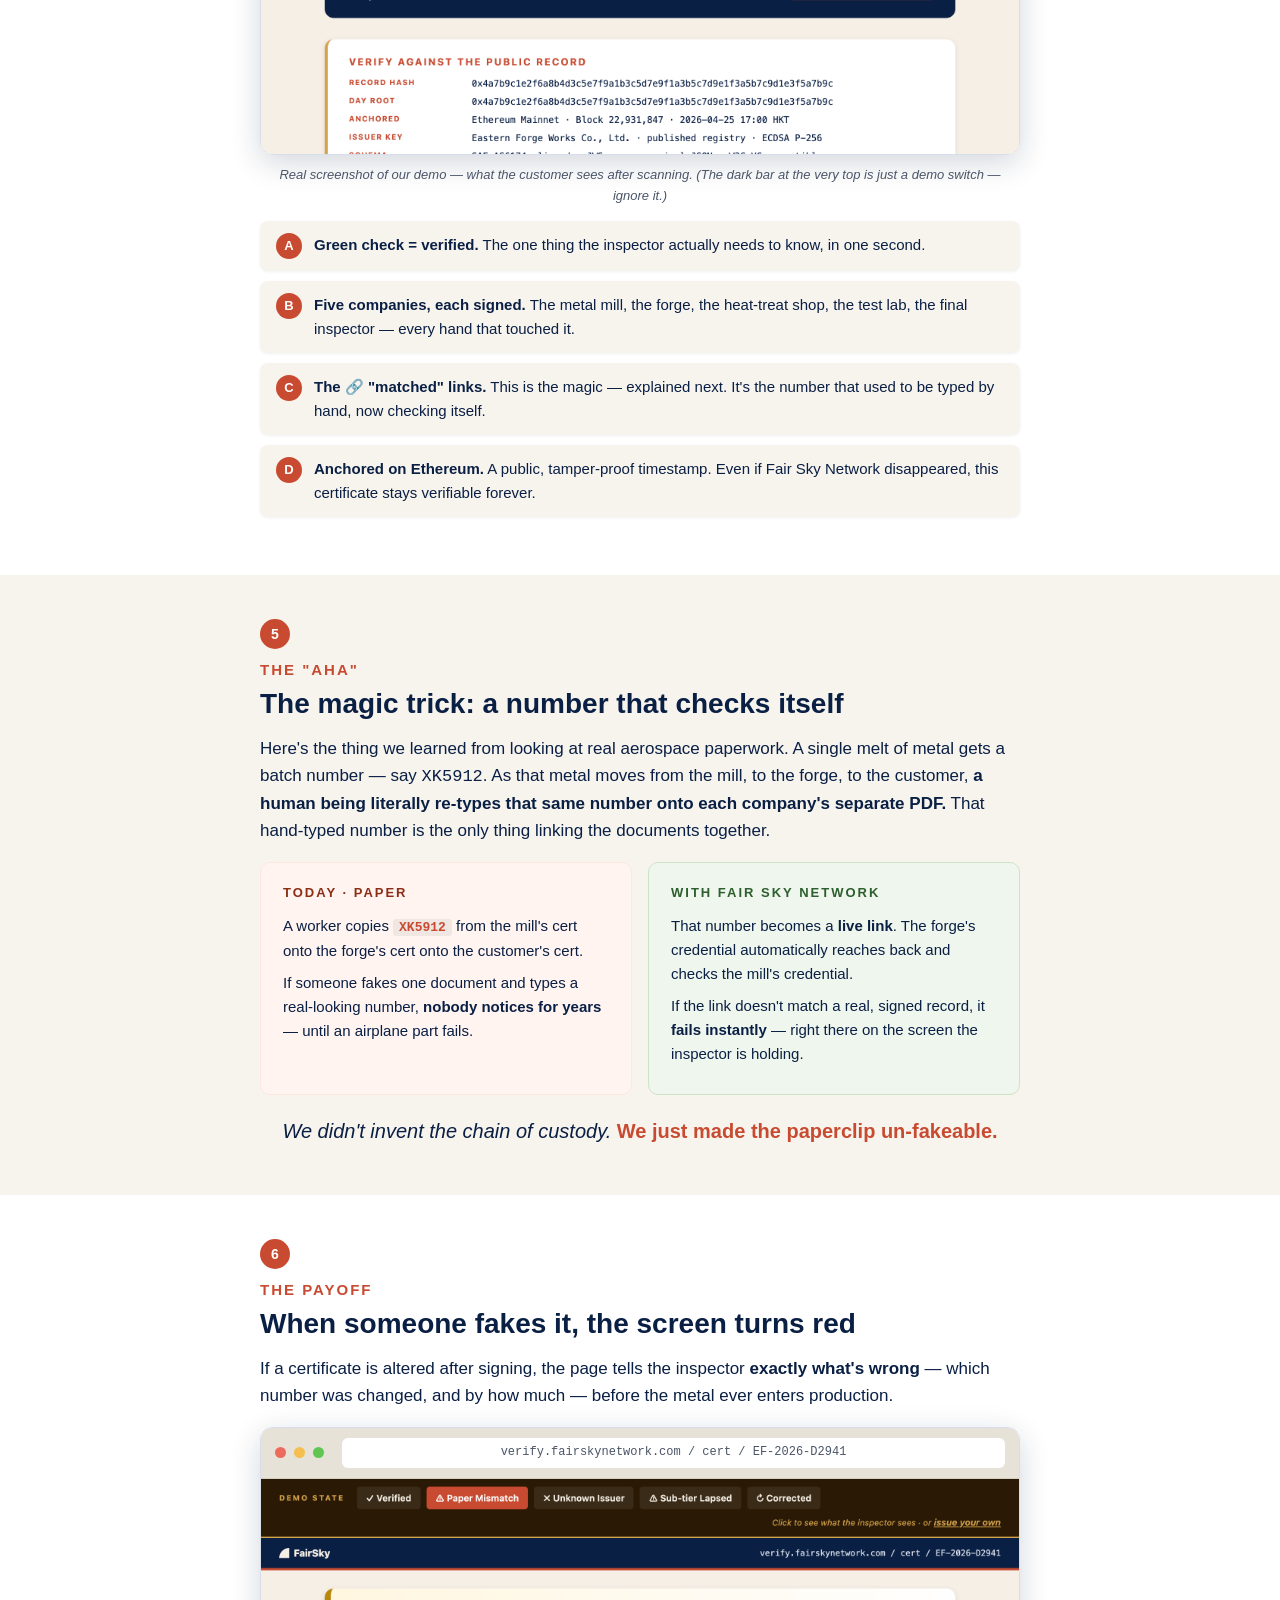
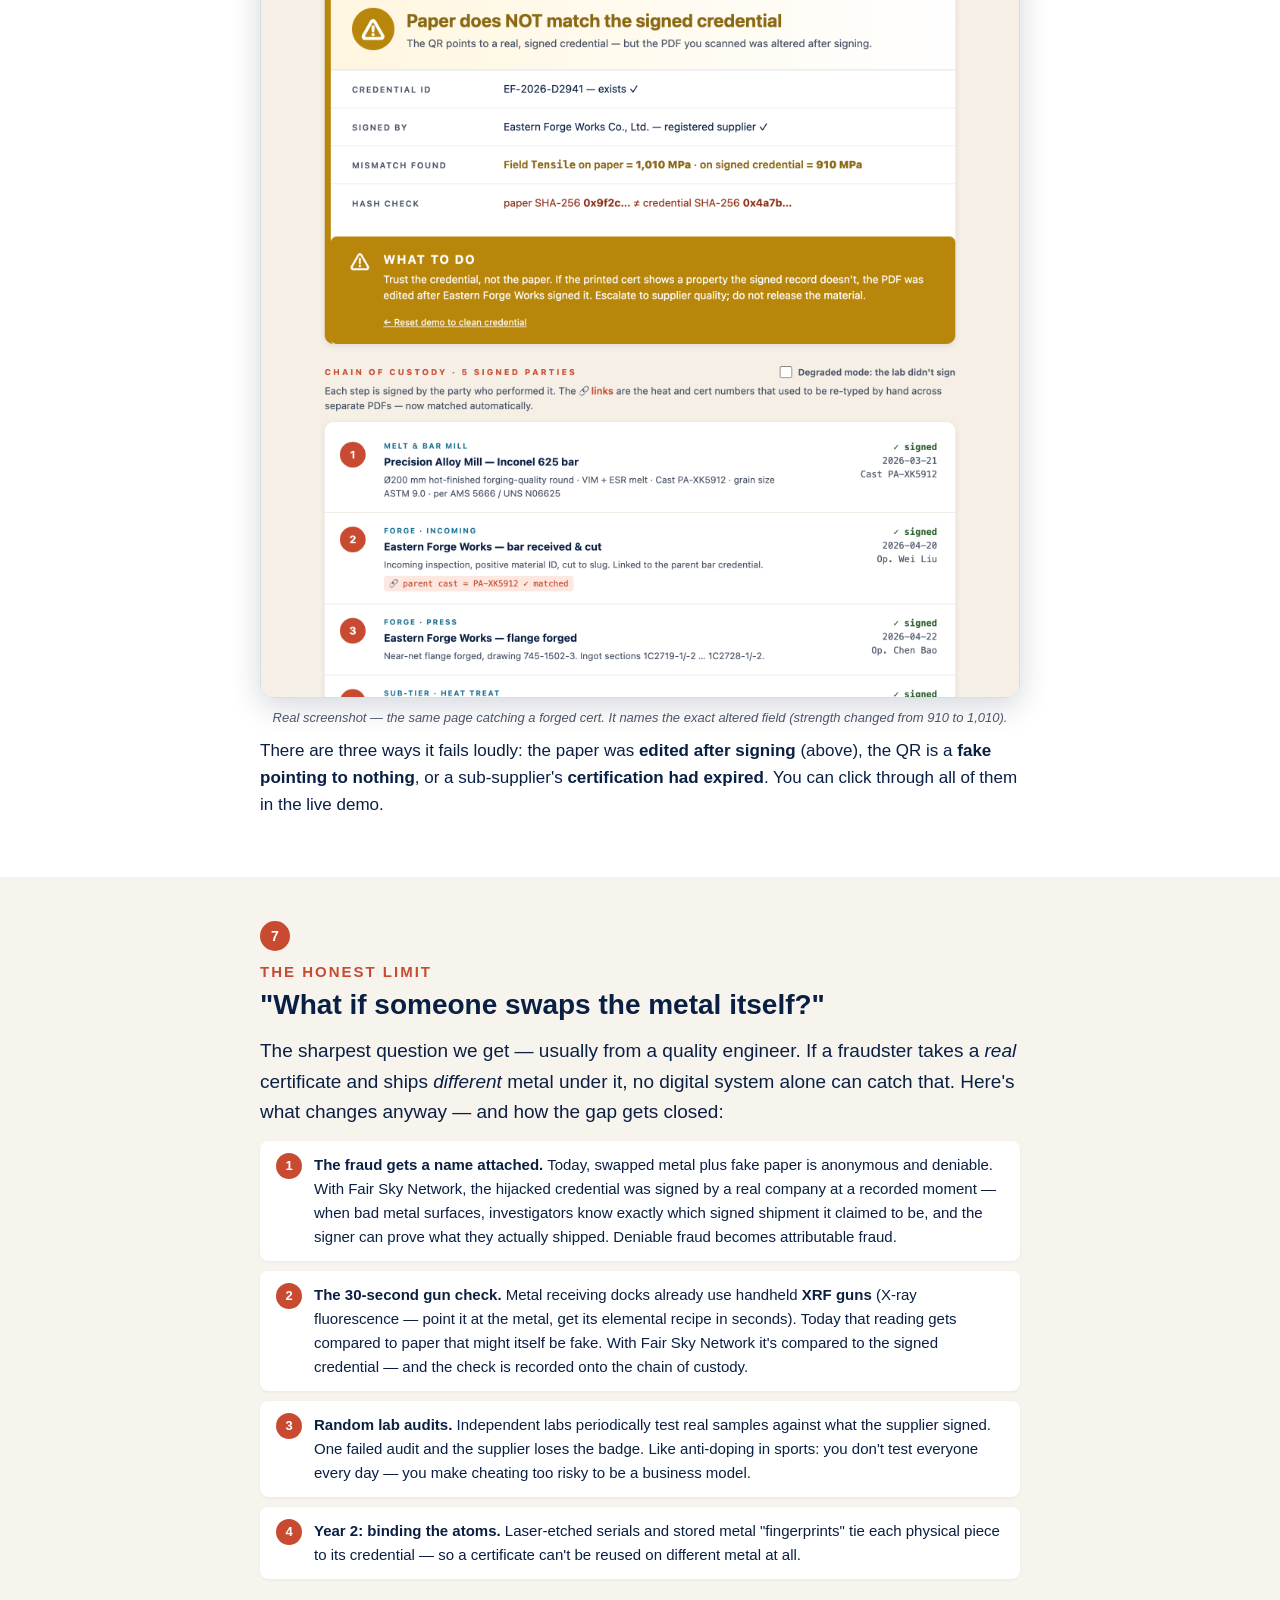
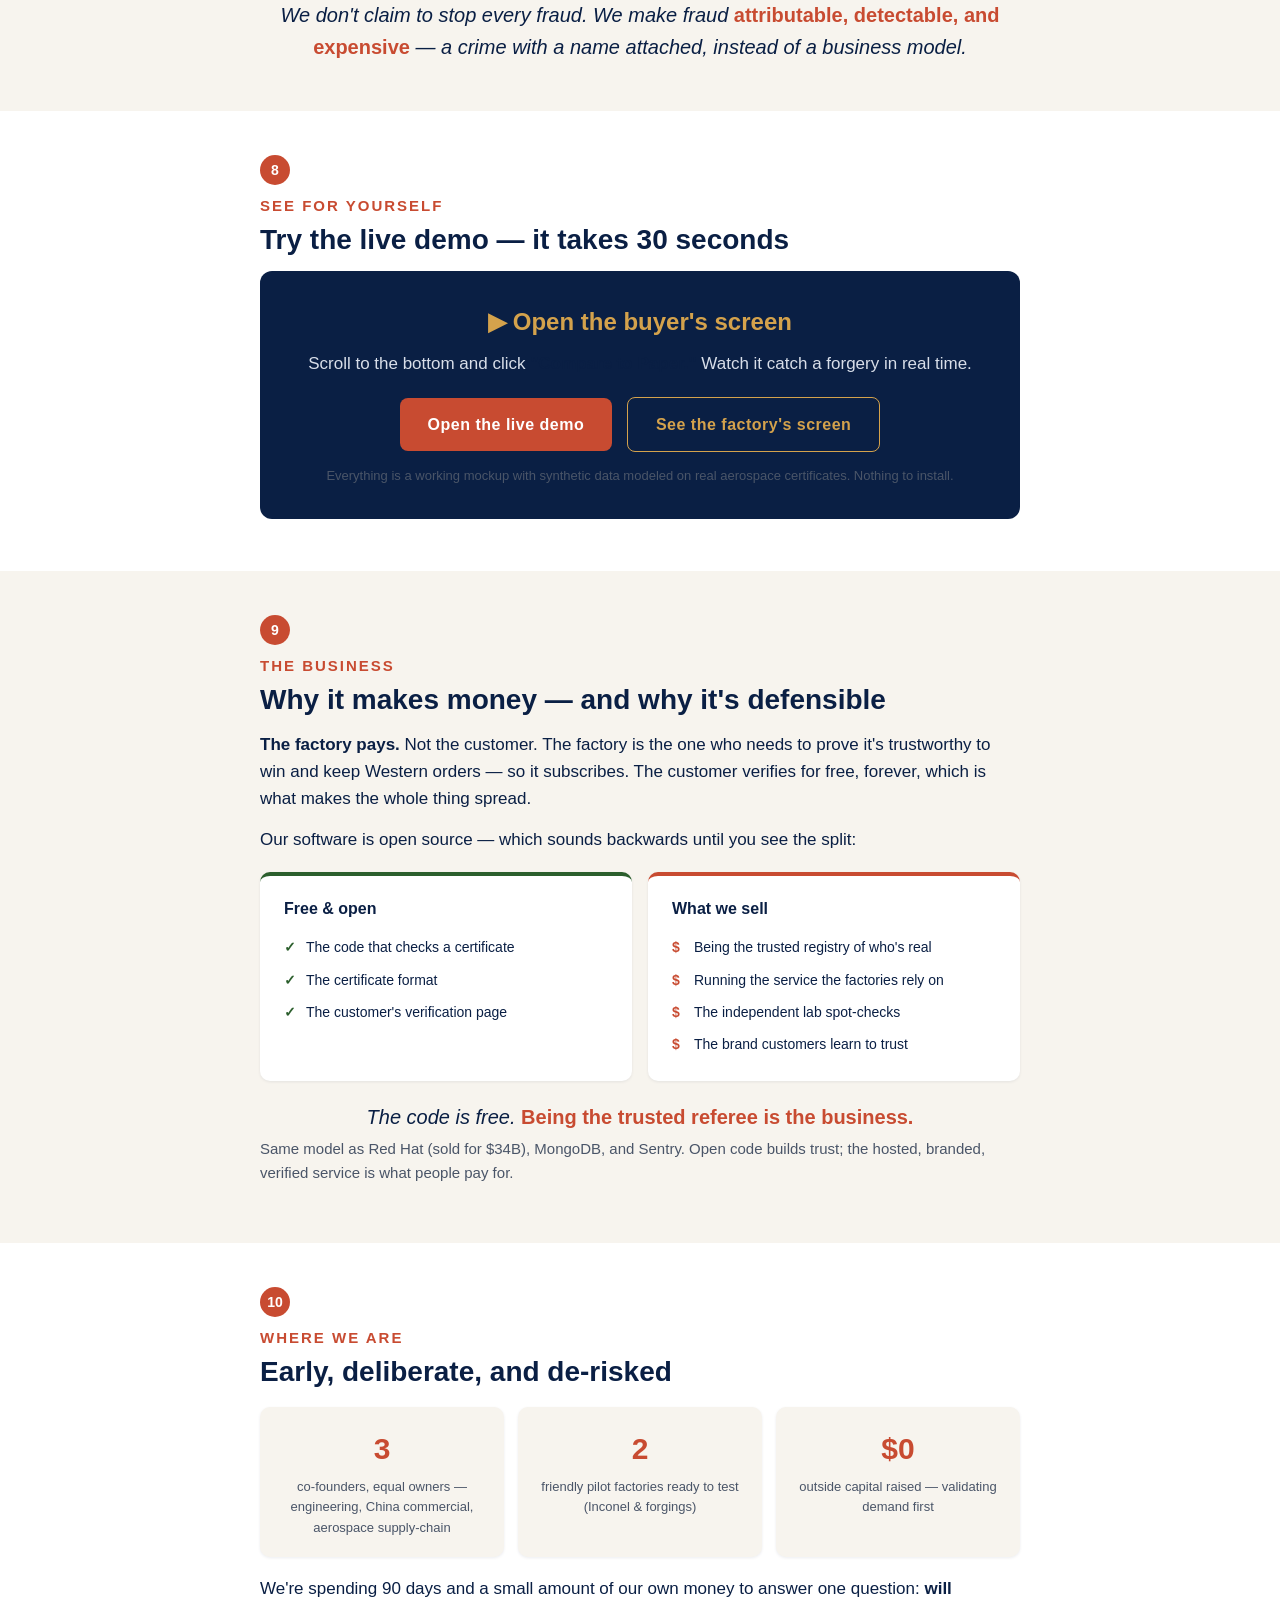
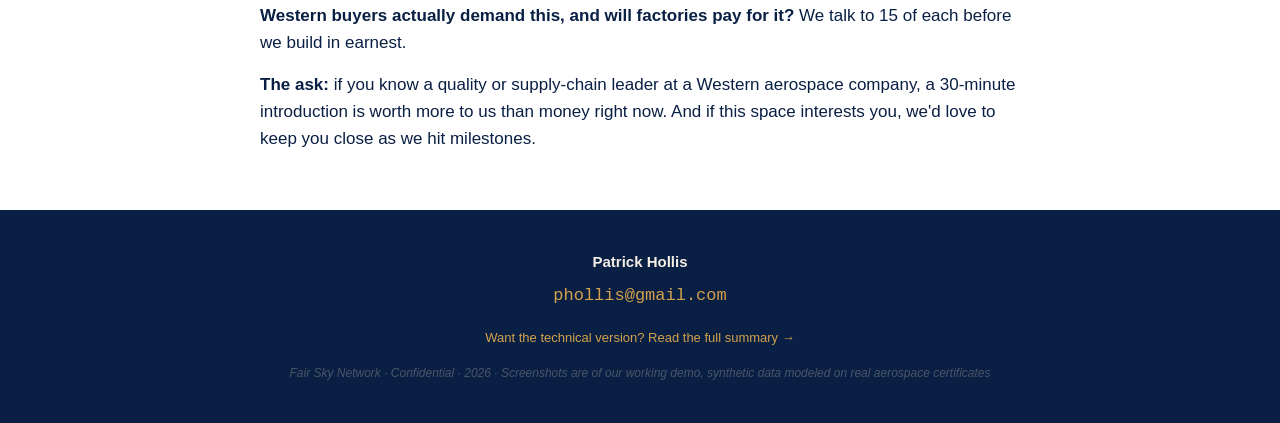
<file: investor-tutorial.html>
<!DOCTYPE html>
<html lang="en">
<head>
<meta name="robots" content="noindex, nofollow">
<meta charset="UTF-8">
<meta name="viewport" content="width=device-width, initial-scale=1.0">
<title>Fair Sky Network in 5 Minutes — for investors</title>
<style>
  :root {
    --navy: #0A1F44;
    --navy-soft: #13284C;
    --cream: #F5EFE6;
    --copper: #C84B31;
    --copper-soft: #FCE8E0;
    --gold: #D4A24C;
    --slate: #4A5568;
    --ice: #D8DEE9;
    --ice-soft: #EEF1F5;
    --forest: #2C5F2D;
    --rust: #8B2E15;
    --bg: #F7F4EE;
  }
  * { box-sizing: border-box; margin: 0; padding: 0; }
  body {
    font-family: -apple-system, BlinkMacSystemFont, "Segoe UI", Roboto, sans-serif;
    background: var(--bg); color: var(--navy); line-height: 1.6; font-size: 17px;
  }
  .top-bar {
    background: var(--navy); color: var(--cream); padding: 12px 24px; font-size: 13px;
    display: flex; justify-content: space-between; align-items: center; border-bottom: 3px solid var(--copper);
  }
  .top-bar .brand { font-weight: 700; letter-spacing: 4px; }
  .top-bar .brand span { color: var(--gold); }
  .top-bar .back { color: var(--ice); text-decoration: none; font-size: 12px; }
  .top-bar .back:hover { color: var(--gold); }
  .top-bar .back::before { content: "← "; }

  .hero {
    background: var(--navy); color: var(--cream); padding: 64px 24px 52px; position: relative; overflow: hidden;
  }
  .hero::before, .hero::after { content: ""; position: absolute; top: 0; bottom: 0; width: 4px; }
  .hero::before { left: 0; background: var(--copper); }
  .hero::after { right: 0; background: var(--gold); }
  .wrap { max-width: 760px; margin: 0 auto; }
  .hero .eyebrow { color: var(--gold); font-size: 11px; letter-spacing: 4px; text-transform: uppercase; font-weight: 700; margin-bottom: 12px; }
  .hero h1 { font-family: "Trebuchet MS", sans-serif; font-size: 40px; font-weight: 700; line-height: 1.15; margin-bottom: 18px; }
  .hero .promise { color: var(--ice); font-size: 18px; }
  .hero .promise strong { color: var(--gold); }

  .section { padding: 44px 24px; }
  .section:nth-child(even) { background: white; }
  .step-num {
    display: inline-block; background: var(--copper); color: white; font-family: "Trebuchet MS", sans-serif;
    font-weight: 700; font-size: 14px; width: 30px; height: 30px; border-radius: 50%; text-align: center; line-height: 30px; margin-bottom: 12px;
  }
  h2 { font-family: "Trebuchet MS", sans-serif; font-size: 28px; font-weight: 700; margin-bottom: 14px; line-height: 1.25; }
  h2 .plain { display: block; font-size: 15px; color: var(--copper); font-weight: 700; text-transform: uppercase; letter-spacing: 2px; margin-bottom: 6px; }
  p { margin-bottom: 14px; }
  p strong { color: var(--navy); }
  .lead { font-size: 19px; }

  /* One-sentence hero panel */
  .one-liner {
    background: var(--copper-soft); border-left: 5px solid var(--copper); padding: 22px 26px; border-radius: 8px;
    font-size: 20px; line-height: 1.5; margin: 8px 0 4px;
  }
  .one-liner strong { color: var(--copper); }

  /* Problem stat cards */
  .stats { display: grid; grid-template-columns: 1fr 1fr; gap: 18px; margin: 18px 0; }
  .stat { background: white; border-radius: 10px; padding: 22px 24px; border-top: 4px solid var(--rust); box-shadow: 0 1px 3px rgba(10,31,68,0.08); }
  .section:nth-child(even) .stat { background: var(--bg); }
  .stat .big { font-family: "Trebuchet MS", sans-serif; font-size: 34px; font-weight: 700; color: var(--navy); line-height: 1; }
  .stat .cap { color: var(--rust); font-size: 11px; letter-spacing: 1.5px; text-transform: uppercase; font-weight: 700; margin: 8px 0 6px; }
  .stat .desc { font-size: 14px; color: var(--slate); }

  /* Browser frame for screenshots */
  .browser {
    border-radius: 12px; overflow: hidden; box-shadow: 0 8px 30px rgba(10,31,68,0.18); margin: 18px 0 10px;
    border: 1px solid var(--ice);
  }
  .browser .chrome {
    background: #E7E2D8; padding: 10px 14px; display: flex; align-items: center; gap: 8px; border-bottom: 1px solid #D5CFC2;
  }
  .browser .dot { width: 11px; height: 11px; border-radius: 50%; }
  .browser .dot.r { background: #ED6A5E; } .browser .dot.y { background: #F4BF4F; } .browser .dot.g { background: #61C554; }
  .browser .addr {
    flex: 1; margin-left: 10px; background: white; border-radius: 6px; padding: 5px 12px; font-size: 12px;
    color: var(--slate); font-family: "SF Mono", Menlo, monospace; text-align: center;
  }
  .browser img { display: block; width: 100%; }
  .caption { font-size: 13px; color: var(--slate); font-style: italic; text-align: center; margin-bottom: 8px; }

  /* Callout chips under screenshots */
  .callouts { display: grid; gap: 10px; margin: 14px 0; }
  .callout { display: flex; gap: 12px; align-items: flex-start; background: white; border-radius: 8px; padding: 12px 16px; box-shadow: 0 1px 3px rgba(10,31,68,0.06); }
  .section:nth-child(even) .callout { background: var(--bg); }
  .callout .pin {
    flex-shrink: 0; width: 26px; height: 26px; border-radius: 50%; background: var(--copper); color: white;
    font-weight: 700; font-size: 13px; text-align: center; line-height: 26px;
  }
  .callout .txt { font-size: 15px; }
  .callout .txt strong { color: var(--navy); }

  /* The "magic trick" — before/after */
  .magic { display: grid; grid-template-columns: 1fr 1fr; gap: 16px; margin: 18px 0; }
  .magic .col { border-radius: 10px; padding: 20px 22px; }
  .magic .before { background: #FFF4F0; border: 1px solid var(--copper-soft); }
  .magic .after { background: #EFF6ED; border: 1px solid #CDE3C8; }
  .magic .col h4 { font-family: "Trebuchet MS", sans-serif; font-size: 13px; text-transform: uppercase; letter-spacing: 2px; margin-bottom: 10px; }
  .magic .before h4 { color: var(--rust); }
  .magic .after h4 { color: var(--forest); }
  .magic .col p { font-size: 15px; margin-bottom: 8px; }
  .magic code { background: rgba(0,0,0,0.06); padding: 1px 6px; border-radius: 3px; font-family: "SF Mono", Menlo, monospace; font-size: 13px; color: var(--copper); font-weight: 700; }

  /* Live demo CTA */
  .cta {
    background: var(--navy); color: var(--cream); border-radius: 12px; padding: 32px; text-align: center; margin: 8px 0;
  }
  .cta h3 { font-family: "Trebuchet MS", sans-serif; color: var(--gold); font-size: 24px; margin-bottom: 8px; }
  .cta p { color: var(--ice); margin-bottom: 20px; }
  .cta .btn {
    display: inline-block; background: var(--copper); color: white; text-decoration: none; padding: 14px 28px;
    border-radius: 8px; font-weight: 700; font-size: 16px; letter-spacing: 0.5px;
  }
  .cta .btn:hover { background: #B03E26; }
  .cta .btn.ghost { background: transparent; border: 1px solid var(--gold); color: var(--gold); margin-left: 10px; }
  .cta .hint { font-size: 13px; color: var(--slate); margin-top: 14px; margin-bottom: 0; }

  /* Business model split */
  .biz { display: grid; grid-template-columns: 1fr 1fr; gap: 16px; margin: 18px 0; }
  .biz .col { background: white; border-radius: 10px; padding: 20px 24px; box-shadow: 0 1px 3px rgba(10,31,68,0.08); border-top: 4px solid; }
  .section:nth-child(even) .biz .col { background: var(--bg); }
  .biz .free { border-top-color: var(--forest); }
  .biz .paid { border-top-color: var(--copper); }
  .biz .col h4 { font-family: "Trebuchet MS", sans-serif; font-size: 16px; margin-bottom: 10px; }
  .biz .col ul { list-style: none; padding: 0; }
  .biz .col li { padding: 5px 0 5px 22px; position: relative; font-size: 14px; }
  .biz .free li::before { content: "✓"; position: absolute; left: 0; color: var(--forest); font-weight: 700; }
  .biz .paid li::before { content: "$"; position: absolute; left: 0; color: var(--copper); font-weight: 700; }

  .punch { font-size: 20px; text-align: center; font-style: italic; color: var(--navy); margin: 20px 0 4px; }
  .punch strong { color: var(--copper); font-style: normal; }

  /* Status tiles */
  .tiles { display: grid; grid-template-columns: repeat(3, 1fr); gap: 14px; margin: 18px 0; }
  .tile { background: white; border-radius: 10px; padding: 18px; text-align: center; box-shadow: 0 1px 3px rgba(10,31,68,0.08); }
  .section:nth-child(even) .tile { background: var(--bg); }
  .tile .n { font-family: "Trebuchet MS", sans-serif; font-size: 30px; font-weight: 700; color: var(--copper); }
  .tile .l { font-size: 13px; color: var(--slate); margin-top: 4px; }

  .footer { background: var(--navy); color: var(--ice); padding: 40px 24px; text-align: center; }
  .footer .name { color: var(--cream); font-weight: 700; font-size: 15px; }
  .footer .email { color: var(--gold); text-decoration: none; font-family: "SF Mono", Menlo, monospace; display: block; margin: 8px 0 14px; }
  .footer .small { color: var(--slate); font-style: italic; font-size: 12px; }
  .footer a.more { color: var(--gold); text-decoration: none; font-size: 13px; }

  @media (max-width: 680px) {
    .hero h1 { font-size: 30px; }
    .stats, .magic, .biz, .tiles { grid-template-columns: 1fr; }
    .cta .btn.ghost { margin-left: 0; margin-top: 10px; display: inline-block; }
  }

  /* Fair Sky quarter-sun lockup (brand pass 2026-10-16) */
  .brand{display:inline-flex;align-items:center;gap:.45em;letter-spacing:-0.02em !important;font-weight:800 !important;text-transform:none !important;}
  .brand .qsun{height:1.02em;width:1.02em;display:block;flex:none;}
  .brand .fs{color:inherit !important;letter-spacing:-0.02em;}
  .brand .net{font-weight:600;letter-spacing:.42em;font-size:.52em;color:#D4A24C;margin-left:.55em;transform:translateY(.08em);}
</style>
</head>
<body>

<div class="top-bar">
  <div class="brand"><svg class="qsun" viewBox="0 0 100 100" aria-hidden="true"><path d="M0 100 A100 100 0 0 1 100 0 L100 100 Z" fill="currentColor"/></svg><span class="fs">FairSky</span></div>
  <a href="./" class="back">All demos</a>
</div>

<div class="hero">
  <div class="wrap">
    <div class="eyebrow">For investors · 5-minute read · no jargon</div>
    <h1>What Fair Sky Network does, in plain English</h1>
    <p class="promise">You don't need to know anything about aerospace or blockchain. By the end of this page you'll understand the problem, see the product working in <strong>real screenshots</strong>, and know why people pay for it.</p>
  </div>
</div>

<!-- 1. ONE LINER -->
<div class="section">
  <div class="wrap">
    <div class="step-num">1</div>
    <h2><span class="plain">The whole idea</span>One sentence</h2>
    <div class="one-liner">
      Chinese factories sell billions of dollars of jet-engine metal to Boeing, Airbus, and their suppliers. The paperwork proving that metal is real is a <strong>PDF anyone can fake</strong>. Fair Sky Network makes a forged certificate <strong>worthless</strong> — and traces every claim to the person who signed it. The factory pays us to prove they're real.
    </div>
  </div>
</div>

<!-- 2. PROBLEM -->
<div class="section">
  <div class="wrap">
    <div class="step-num">2</div>
    <h2><span class="plain">Why it matters</span>Fake metal certificates have reached real airplanes</h2>
    <p class="lead">This isn't hypothetical. Two recent cases made global headlines:</p>
    <div class="stats">
      <div class="stat">
        <div class="big">$53M</div>
        <div class="cap">AOG Technics · 2024</div>
        <div class="desc">A distributor sold 60,000 jet-engine parts with <strong>forged airworthiness certificates</strong>. 180+ engines affected across American, Delta, United, Southwest. The founder was jailed.</div>
      </div>
      <div class="stat">
        <div class="big">787 · A220</div>
        <div class="cap">Boeing / Airbus · 2024</div>
        <div class="desc">A Chinese supplier <strong>forged certificates</strong> claiming a fake mill of origin. Counterfeit titanium reached the primary structure of passenger jets. The FAA opened an investigation.</div>
      </div>
    </div>
    <p>Every big Western aircraft maker has since put their Chinese suppliers under a microscope. <strong>Honest Chinese factories — who make most of the world's aerospace metal — now have a trust problem they can't fix with paper.</strong> That's the opening.</p>
  </div>
</div>

<!-- 3. WHAT WE BUILT (supplier) -->
<div class="section">
  <div class="wrap">
    <div class="step-num">3</div>
    <h2><span class="plain">The product · side 1</span>The factory fills in the form they already use</h2>
    <p>Nothing changes in the factory's day. Their quality manager types the same test numbers they type today — then clicks one button. A tamper-proof, digitally signed certificate is created, and a normal-looking PDF comes out with a QR code added.</p>
    <div class="browser">
      <div class="chrome"><span class="dot r"></span><span class="dot y"></span><span class="dot g"></span><span class="addr">portal.fairskynetwork.com / issue</span></div>
      <img src="img/supplier-portal.png" alt="Supplier issuing portal — the pilot mill issues an Inconel 625 credential">
    </div>
    <div class="caption">Real screenshot of our demo — the factory's issuing screen. The panel on the right is the PDF it produces.</div>
    <div class="callouts">
      <div class="callout"><div class="pin">A</div><div class="txt"><strong>Same numbers as today.</strong> Chemistry and strength — exactly what their lab already measures.</div></div>
      <div class="callout"><div class="pin">B</div><div class="txt"><strong>The PDF looks familiar.</strong> Same letterhead and stamp they've always used — we just add a QR code.</div></div>
      <div class="callout"><div class="pin">C</div><div class="txt"><strong>The key stays with the factory.</strong> "Stored in HSM" means only they can sign as themselves — even we can't fake their certificates.</div></div>
    </div>
  </div>
</div>

<!-- 4. WHAT THE BUYER SEES (moneyshot) -->
<div class="section">
  <div class="wrap">
    <div class="step-num">4</div>
    <h2><span class="plain">The product · side 2</span>The customer scans a QR code and trusts it in 8 seconds</h2>
    <p>When the metal arrives at the customer's dock, an inspector points their phone at the QR code. In about eight seconds they see the <strong>entire life story of that metal</strong> — every company that touched it, every test, all cryptographically signed. No app. No login. Free.</p>
    <div class="browser">
      <div class="chrome"><span class="dot r"></span><span class="dot y"></span><span class="dot g"></span><span class="addr">verify.fairskynetwork.com / cert / EF-2026-D2941</span></div>
      <img src="img/buyer-verified.png" alt="Buyer verification page — verified credential with 5-party chain of custody">
    </div>
    <div class="caption">Real screenshot of our demo — what the customer sees after scanning. (The dark bar at the very top is just a demo switch — ignore it.)</div>
    <div class="callouts">
      <div class="callout"><div class="pin">A</div><div class="txt"><strong>Green check = verified.</strong> The one thing the inspector actually needs to know, in one second.</div></div>
      <div class="callout"><div class="pin">B</div><div class="txt"><strong>Five companies, each signed.</strong> The metal mill, the forge, the heat-treat shop, the test lab, the final inspector — every hand that touched it.</div></div>
      <div class="callout"><div class="pin">C</div><div class="txt"><strong>The 🔗 "matched" links.</strong> This is the magic — explained next. It's the number that used to be typed by hand, now checking itself.</div></div>
      <div class="callout"><div class="pin">D</div><div class="txt"><strong>Anchored on Ethereum.</strong> A public, tamper-proof timestamp. Even if Fair Sky Network disappeared, this certificate stays verifiable forever.</div></div>
    </div>
  </div>
</div>

<!-- 5. THE MAGIC TRICK -->
<div class="section">
  <div class="wrap">
    <div class="step-num">5</div>
    <h2><span class="plain">The "aha"</span>The magic trick: a number that checks itself</h2>
    <p>Here's the thing we learned from looking at real aerospace paperwork. A single melt of metal gets a batch number — say <code>XK5912</code>. As that metal moves from the mill, to the forge, to the customer, <strong>a human being literally re-types that same number onto each company's separate PDF.</strong> That hand-typed number is the only thing linking the documents together.</p>
    <div class="magic">
      <div class="col before">
        <h4>Today · paper</h4>
        <p>A worker copies <code>XK5912</code> from the mill's cert onto the forge's cert onto the customer's cert.</p>
        <p>If someone fakes one document and types a real-looking number, <strong>nobody notices for years</strong> — until an airplane part fails.</p>
      </div>
      <div class="col after">
        <h4>With Fair Sky Network</h4>
        <p>That number becomes a <strong>live link</strong>. The forge's credential automatically reaches back and checks the mill's credential.</p>
        <p>If the link doesn't match a real, signed record, it <strong>fails instantly</strong> — right there on the screen the inspector is holding.</p>
      </div>
    </div>
    <p class="punch">We didn't invent the chain of custody. <strong>We just made the paperclip un-fakeable.</strong></p>
  </div>
</div>

<!-- 6. CATCHING A FAKE -->
<div class="section">
  <div class="wrap">
    <div class="step-num">6</div>
    <h2><span class="plain">The payoff</span>When someone fakes it, the screen turns red</h2>
    <p>If a certificate is altered after signing, the page tells the inspector <strong>exactly what's wrong</strong> — which number was changed, and by how much — before the metal ever enters production.</p>
    <div class="browser">
      <div class="chrome"><span class="dot r"></span><span class="dot y"></span><span class="dot g"></span><span class="addr">verify.fairskynetwork.com / cert / EF-2026-D2941</span></div>
      <img src="img/buyer-mismatch-top.png" alt="Buyer page showing a caught forgery — paper does not match signed credential">
    </div>
    <div class="caption">Real screenshot — the same page catching a forged cert. It names the exact altered field (strength changed from 910 to 1,010).</div>
    <p>There are three ways it fails loudly: the paper was <strong>edited after signing</strong> (above), the QR is a <strong>fake pointing to nothing</strong>, or a sub-supplier's <strong>certification had expired</strong>. You can click through all of them in the live demo.</p>
  </div>
</div>

<!-- 7. HONEST LIMIT -->
<div class="section">
  <div class="wrap">
    <div class="step-num">7</div>
    <h2><span class="plain">The honest limit</span>"What if someone swaps the metal itself?"</h2>
    <p class="lead">The sharpest question we get — usually from a quality engineer. If a fraudster takes a <em>real</em> certificate and ships <em>different</em> metal under it, no digital system alone can catch that. Here's what changes anyway — and how the gap gets closed:</p>
    <div class="callouts">
      <div class="callout"><div class="pin">1</div><div class="txt"><strong>The fraud gets a name attached.</strong> Today, swapped metal plus fake paper is anonymous and deniable. With Fair Sky Network, the hijacked credential was signed by a real company at a recorded moment — when bad metal surfaces, investigators know exactly which signed shipment it claimed to be, and the signer can prove what they actually shipped. Deniable fraud becomes attributable fraud.</div></div>
      <div class="callout"><div class="pin">2</div><div class="txt"><strong>The 30-second gun check.</strong> Metal receiving docks already use handheld <strong>XRF guns</strong> (X-ray fluorescence — point it at the metal, get its elemental recipe in seconds). Today that reading gets compared to paper that might itself be fake. With Fair Sky Network it's compared to the signed credential — and the check is recorded onto the chain of custody.</div></div>
      <div class="callout"><div class="pin">3</div><div class="txt"><strong>Random lab audits.</strong> Independent labs periodically test real samples against what the supplier signed. One failed audit and the supplier loses the badge. Like anti-doping in sports: you don't test everyone every day — you make cheating too risky to be a business model.</div></div>
      <div class="callout"><div class="pin">4</div><div class="txt"><strong>Year 2: binding the atoms.</strong> Laser-etched serials and stored metal "fingerprints" tie each physical piece to its credential — so a certificate can't be reused on different metal at all.</div></div>
    </div>
    <p class="punch">We don't claim to stop every fraud. We make fraud <strong>attributable, detectable, and expensive</strong> — a crime with a name attached, instead of a business model.</p>
  </div>
</div>

<!-- 8. TRY IT -->
<div class="section">
  <div class="wrap">
    <div class="step-num">8</div>
    <h2><span class="plain">See for yourself</span>Try the live demo — it takes 30 seconds</h2>
    <div class="cta">
      <h3>▶ Open the buyer's screen</h3>
      <p>Scroll to the bottom and click <strong>"Compare to Paper."</strong> Watch it catch a forgery in real time.</p>
      <a class="btn" href="buyer-verify.html">Open the live demo</a>
      <a class="btn ghost" href="supplier-portal.html">See the factory's screen</a>
      <p class="hint">Everything is a working mockup with synthetic data modeled on real aerospace certificates. Nothing to install.</p>
    </div>
  </div>
</div>

<!-- 8. BUSINESS -->
<div class="section">
  <div class="wrap">
    <div class="step-num">9</div>
    <h2><span class="plain">The business</span>Why it makes money — and why it's defensible</h2>
    <p><strong>The factory pays.</strong> Not the customer. The factory is the one who needs to prove it's trustworthy to win and keep Western orders — so it subscribes. The customer verifies for free, forever, which is what makes the whole thing spread.</p>
    <p>Our software is open source — which sounds backwards until you see the split:</p>
    <div class="biz">
      <div class="col free">
        <h4>Free &amp; open</h4>
        <ul>
          <li>The code that checks a certificate</li>
          <li>The certificate format</li>
          <li>The customer's verification page</li>
        </ul>
      </div>
      <div class="col paid">
        <h4>What we sell</h4>
        <ul>
          <li>Being the trusted registry of who's real</li>
          <li>Running the service the factories rely on</li>
          <li>The independent lab spot-checks</li>
          <li>The brand customers learn to trust</li>
        </ul>
      </div>
    </div>
    <p class="punch">The code is free. <strong>Being the trusted referee is the business.</strong></p>
    <p style="font-size:15px;color:var(--slate);">Same model as Red Hat (sold for $34B), MongoDB, and Sentry. Open code builds trust; the hosted, branded, verified service is what people pay for.</p>
  </div>
</div>

<!-- 9. STATUS / ASK -->
<div class="section">
  <div class="wrap">
    <div class="step-num">10</div>
    <h2><span class="plain">Where we are</span>Early, deliberate, and de-risked</h2>
    <div class="tiles">
      <div class="tile"><div class="n">3</div><div class="l">co-founders, equal owners — engineering, China commercial, aerospace supply-chain</div></div>
      <div class="tile"><div class="n">2</div><div class="l">friendly pilot factories ready to test (Inconel &amp; forgings)</div></div>
      <div class="tile"><div class="n">$0</div><div class="l">outside capital raised — validating demand first</div></div>
    </div>
    <p>We're spending 90 days and a small amount of our own money to answer one question: <strong>will Western buyers actually demand this, and will factories pay for it?</strong> We talk to 15 of each before we build in earnest.</p>
    <p><strong>The ask:</strong> if you know a quality or supply-chain leader at a Western aerospace company, a 30-minute introduction is worth more to us than money right now. And if this space interests you, we'd love to keep you close as we hit milestones.</p>
  </div>
</div>

<div class="footer">
  <div class="name">Patrick Hollis</div>
  <a class="email" href="mailto:phollis@gmail.com">phollis@gmail.com</a>
  <a class="more" href="summary.html">Want the technical version? Read the full summary →</a>
  <div class="small" style="margin-top:14px;">Fair Sky Network · Confidential · 2026 · Screenshots are of our working demo, synthetic data modeled on real aerospace certificates</div>
</div>

</body>
</html>
</file>
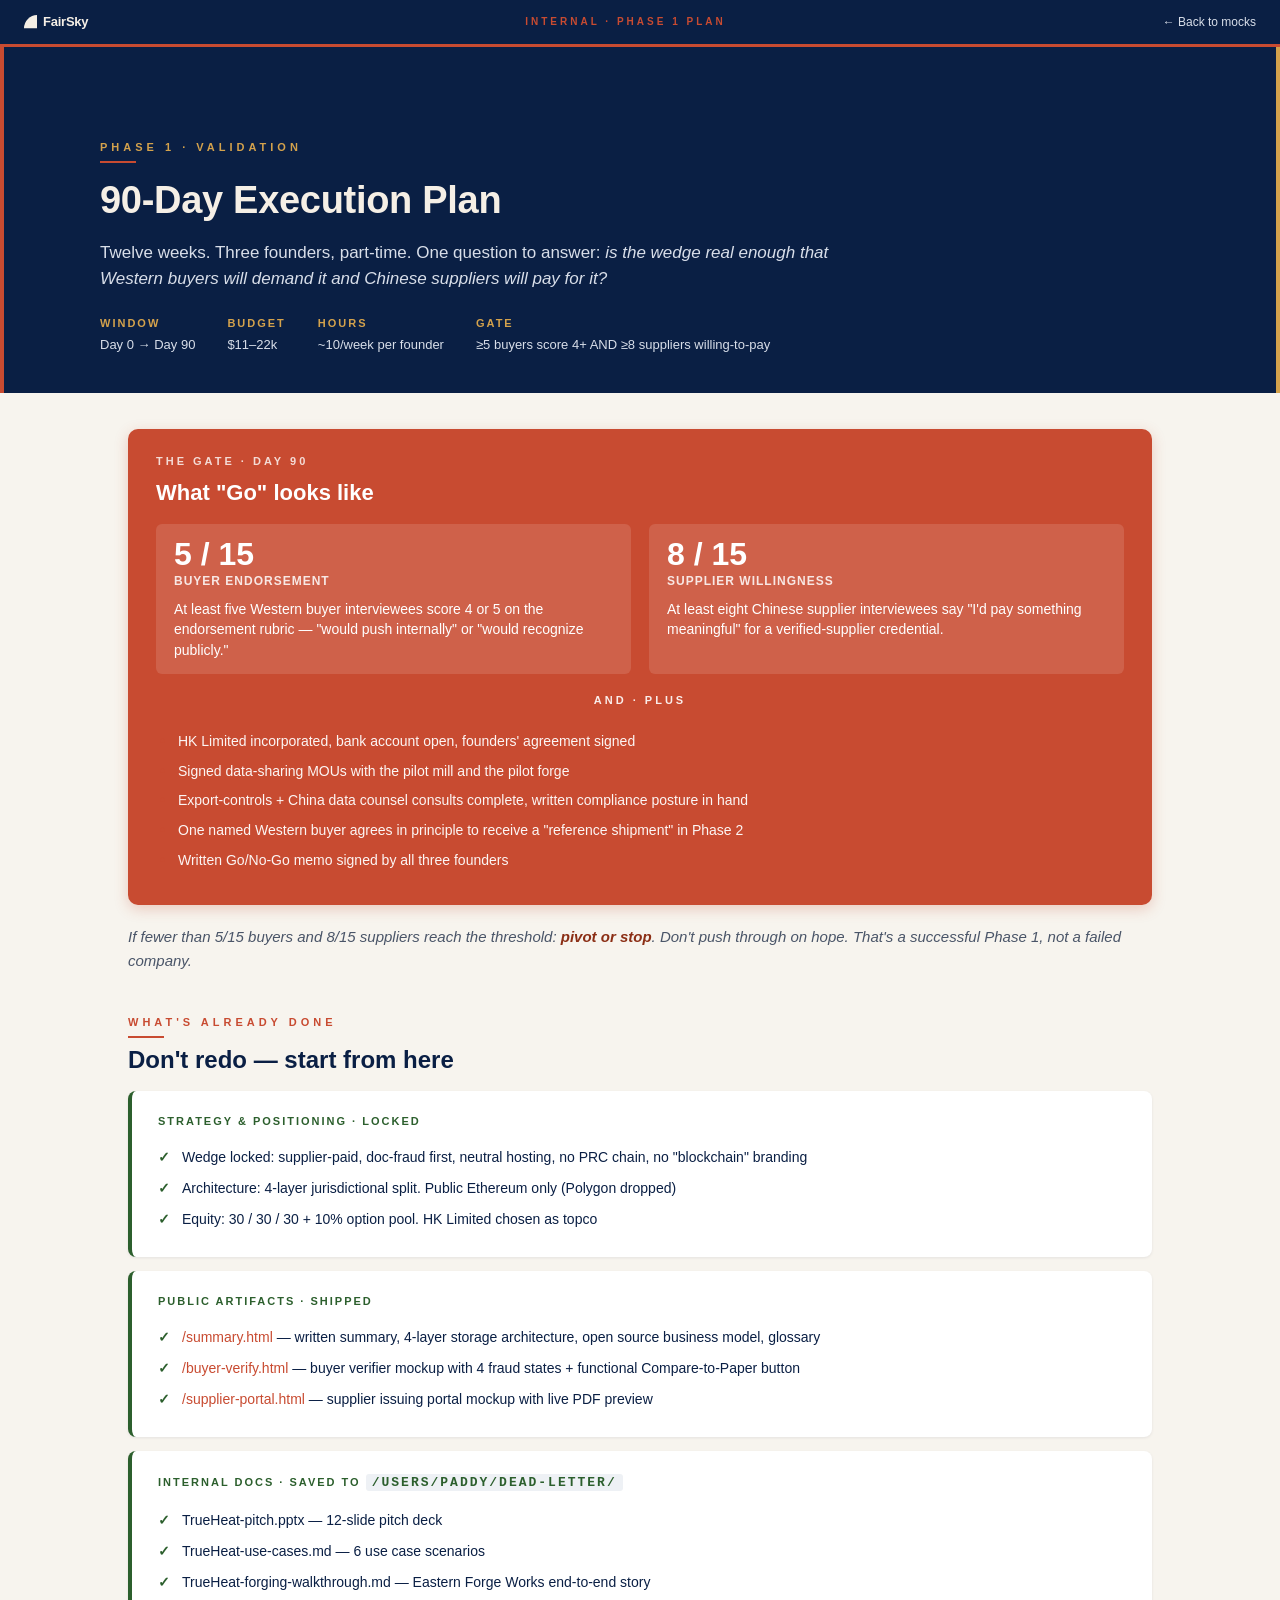
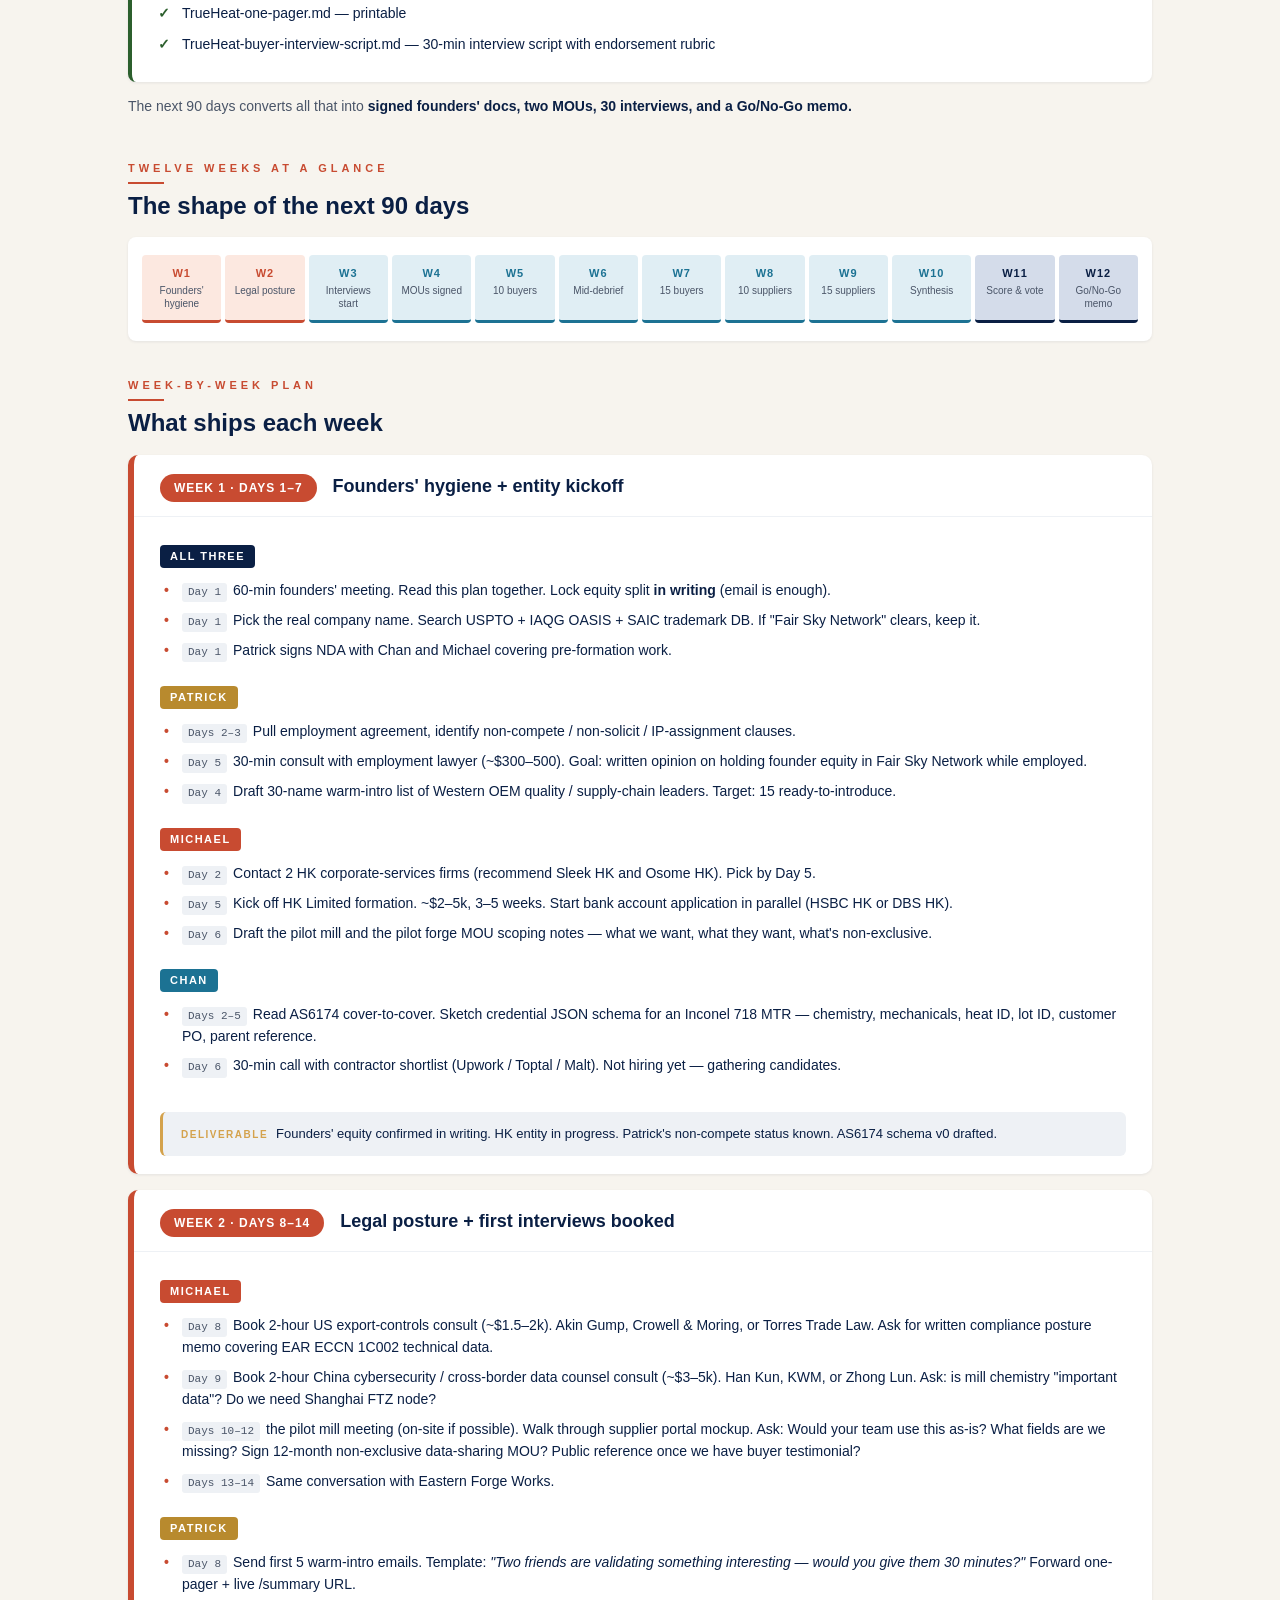
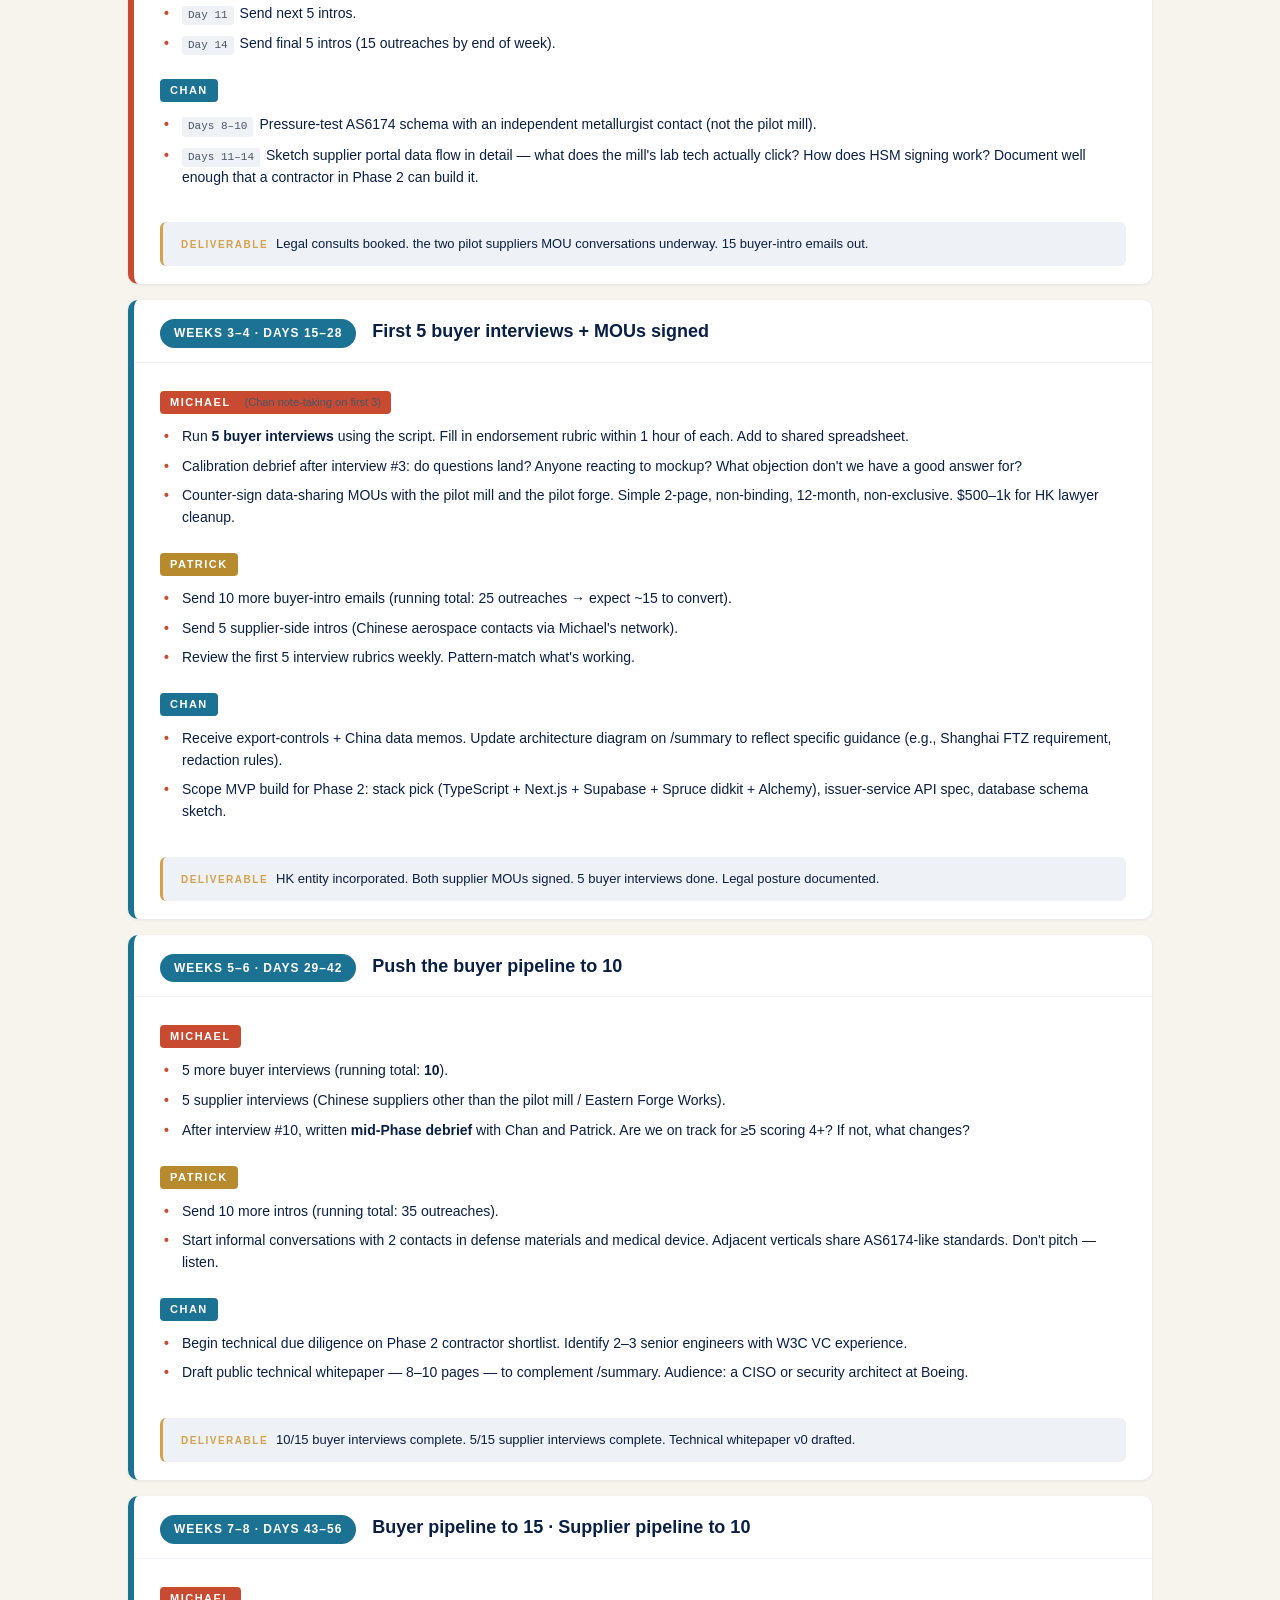
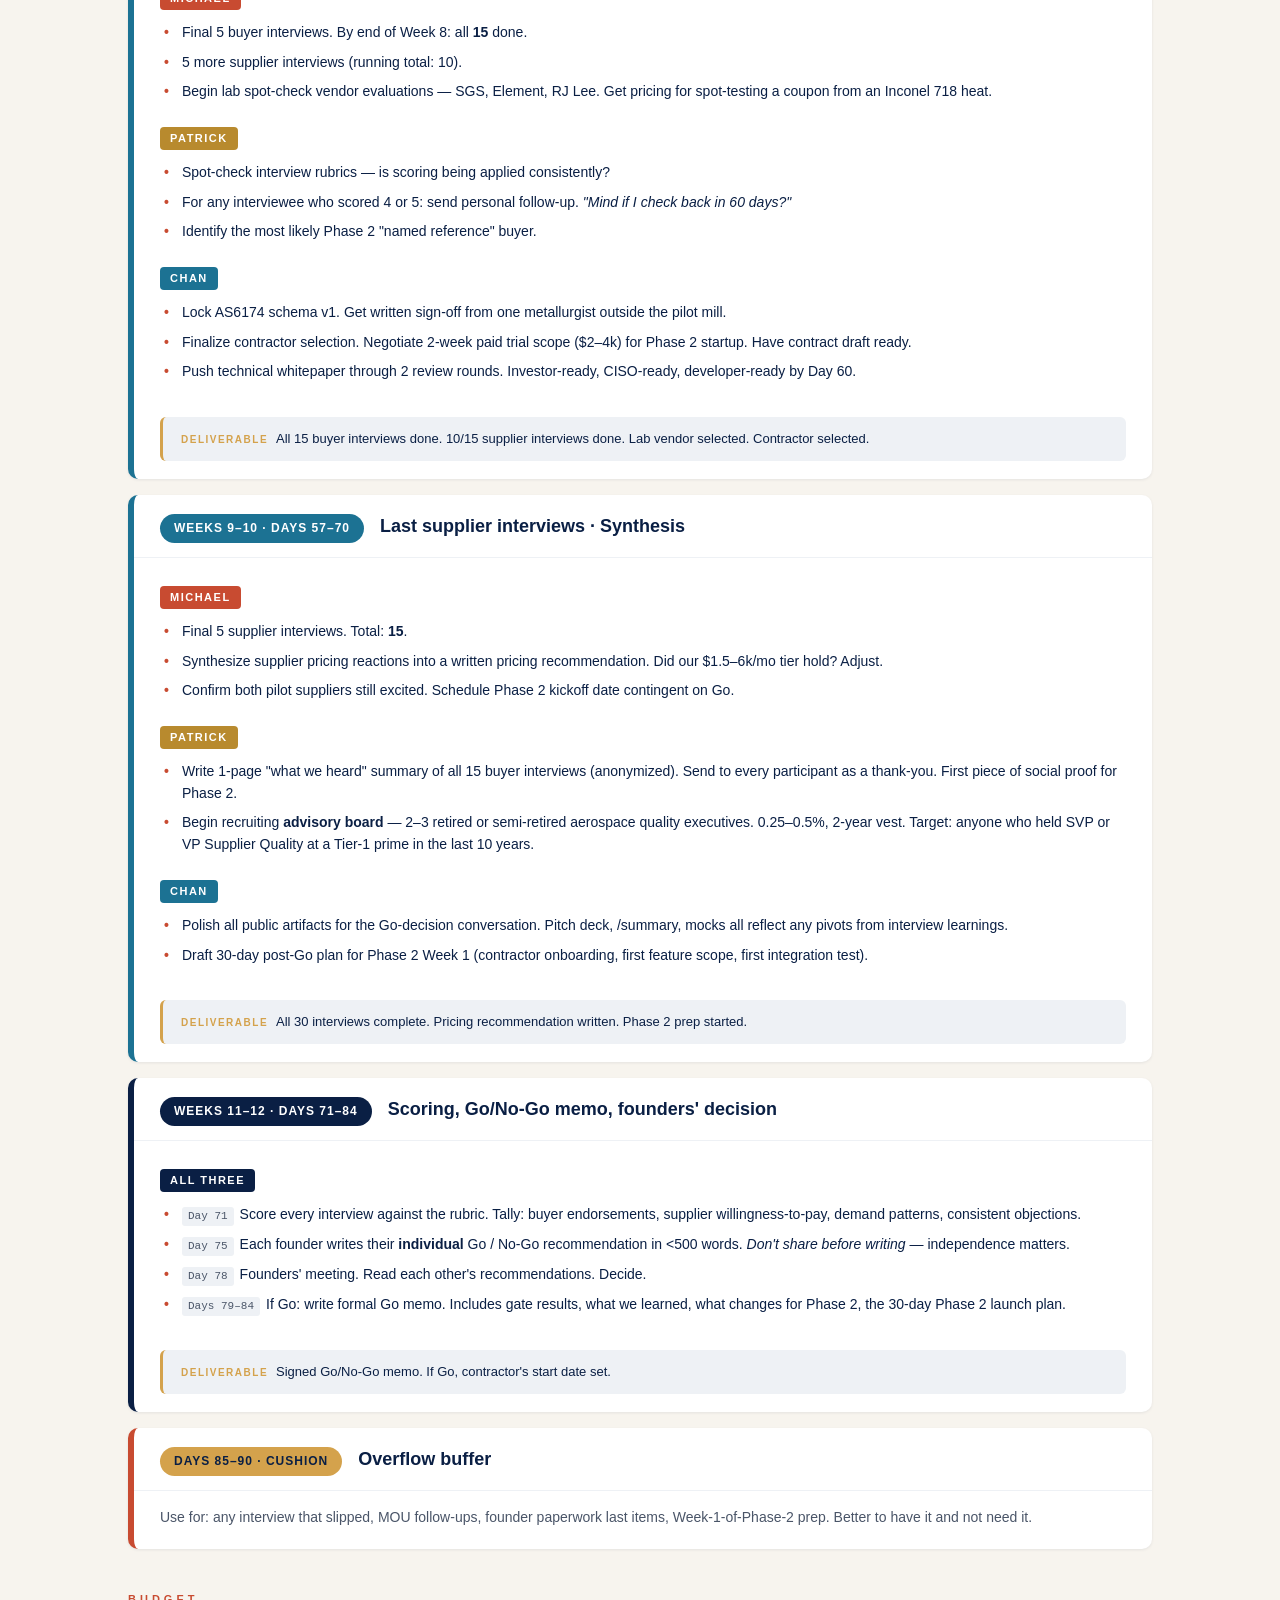
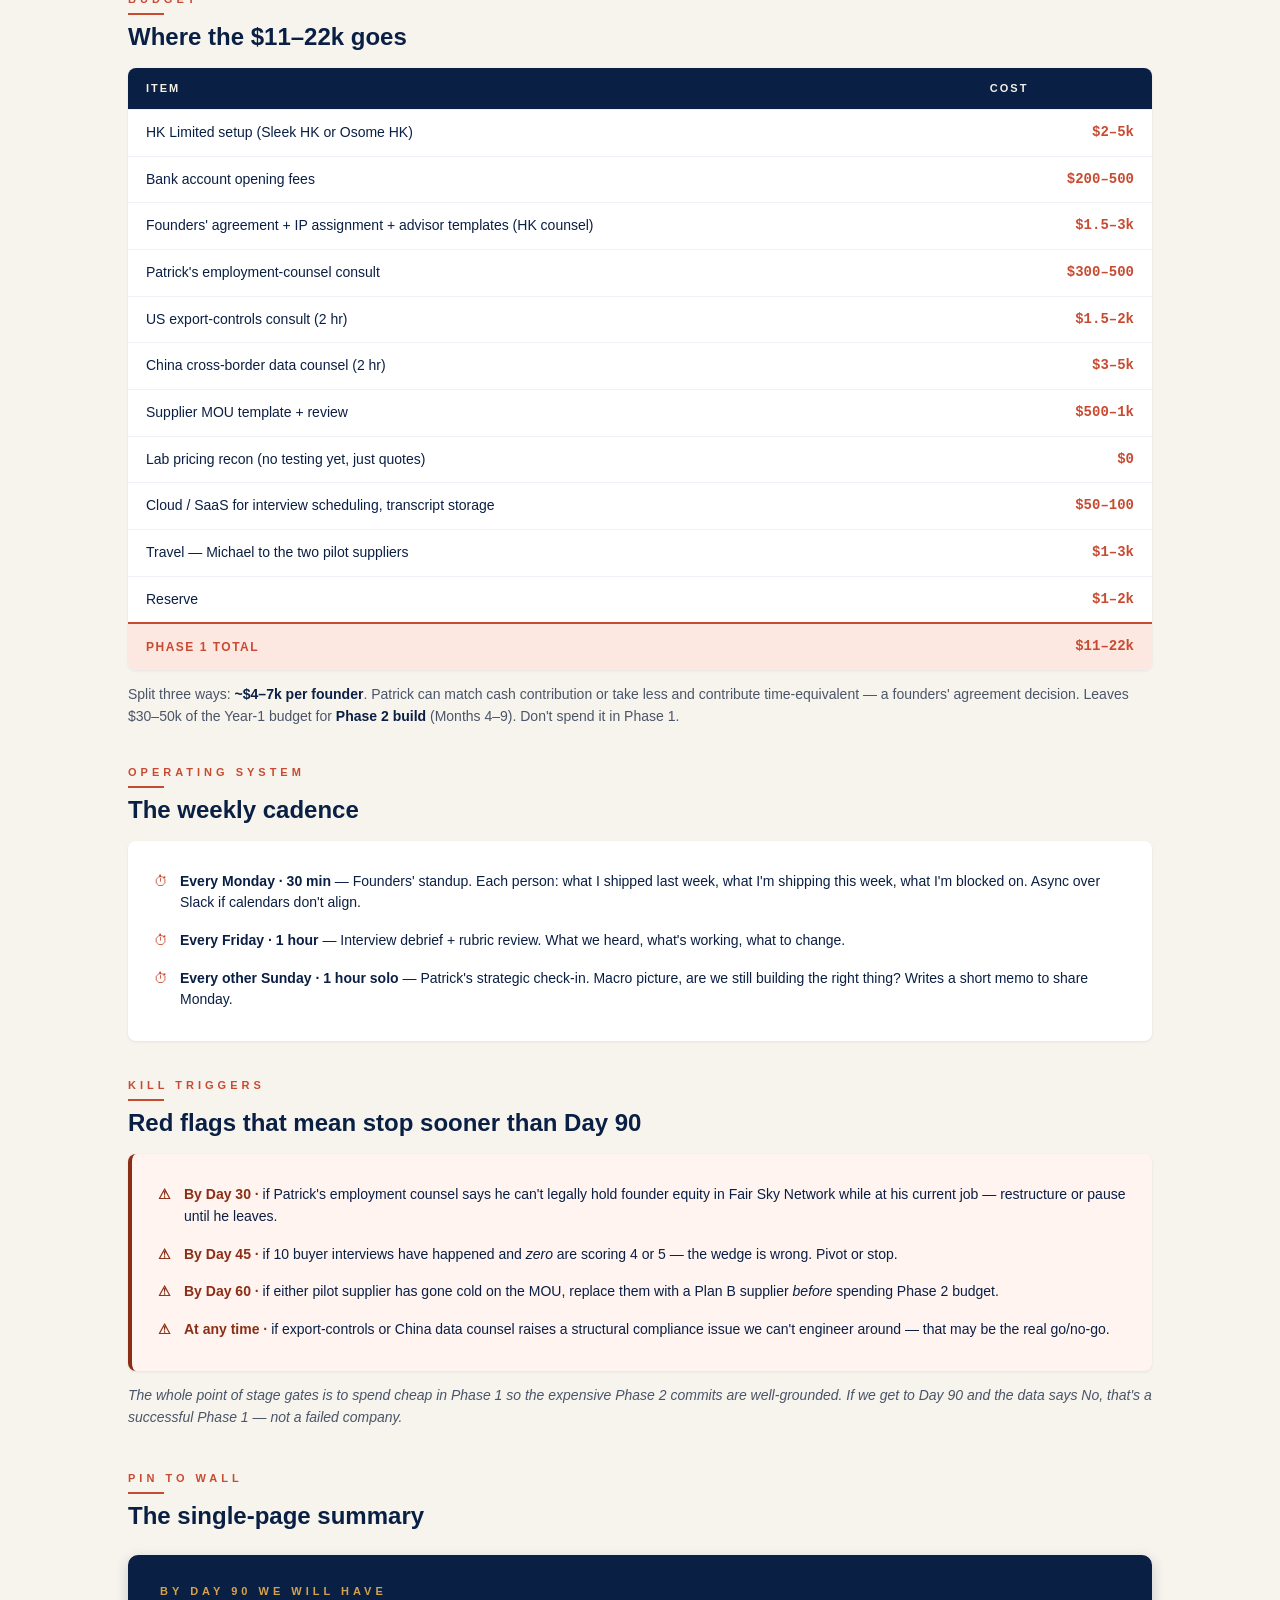
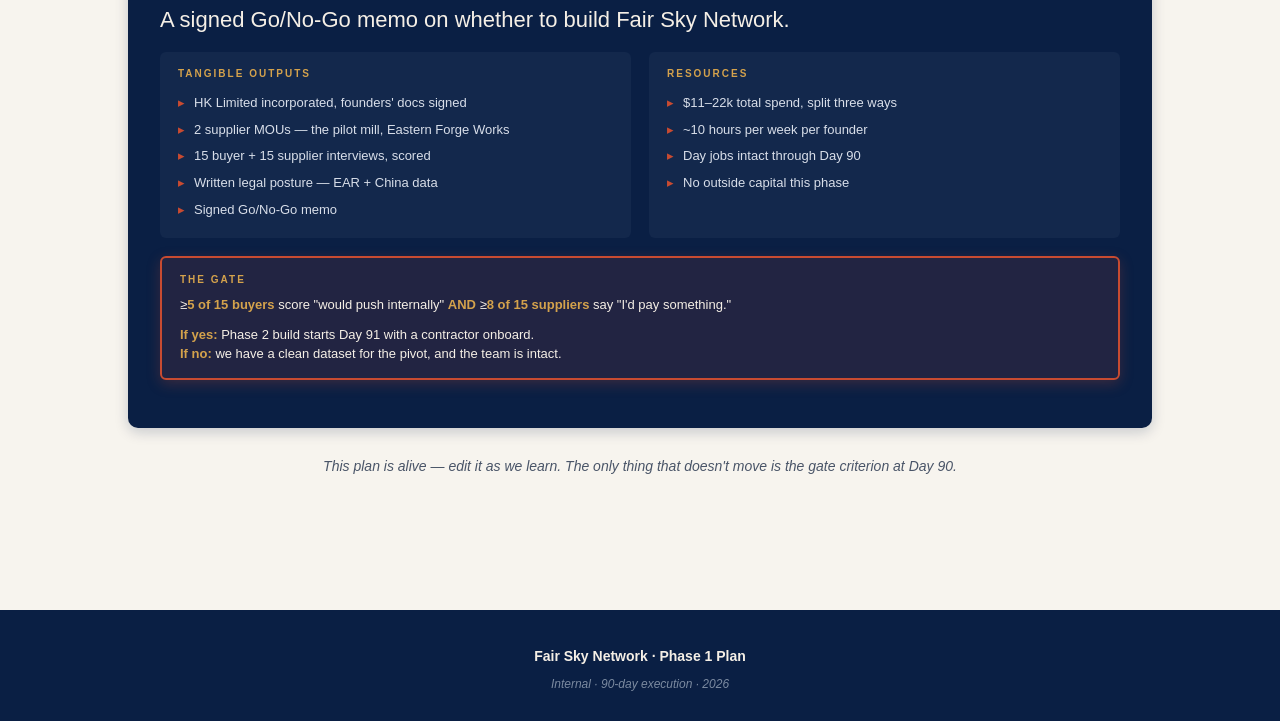
<file: plan.html>
<!DOCTYPE html>
<html lang="en">
<head>
<meta name="robots" content="noindex, nofollow">
<meta charset="UTF-8">
<meta name="viewport" content="width=device-width, initial-scale=1.0">
<title>Fair Sky Network — 90-Day Plan</title>
<style>
  :root {
    --navy: #0A1F44;
    --navy-soft: #13284C;
    --navy-dim: #1B3866;
    --cream: #F5EFE6;
    --copper: #C84B31;
    --copper-soft: #FCE8E0;
    --gold: #D4A24C;
    --slate: #4A5568;
    --slate-soft: #7B8AA0;
    --ice: #D8DEE9;
    --ice-soft: #EEF1F5;
    --forest: #2C5F2D;
    --rust: #8B2E15;
    --bg: #F7F4EE;

    /* Founder colors */
    --chan: #1C7293;     /* teal */
    --michael: #C84B31;  /* copper */
    --patrick: #B88A2E;  /* dark gold */
    --all: var(--navy);
  }
  * { box-sizing: border-box; margin: 0; padding: 0; }
  body {
    font-family: -apple-system, BlinkMacSystemFont, "Segoe UI", Roboto, sans-serif;
    background: var(--bg);
    color: var(--navy);
    line-height: 1.55;
    font-size: 15px;
  }

  /* Top bar */
  .top-bar {
    background: var(--navy);
    color: var(--cream);
    padding: 12px 24px;
    font-size: 13px;
    display: flex;
    justify-content: space-between;
    align-items: center;
    border-bottom: 3px solid var(--copper);
  }
  .top-bar .brand { font-weight: 700; letter-spacing: 4px; }
  .top-bar .brand span { color: var(--gold); }
  .top-bar .back { color: var(--ice); text-decoration: none; font-size: 12px; }
  .top-bar .back:hover { color: var(--gold); }
  .top-bar .back::before { content: "← "; }
  .top-bar .conf {
    color: var(--copper);
    font-size: 10px;
    text-transform: uppercase;
    letter-spacing: 3px;
    font-weight: 700;
  }

  /* Hero */
  .hero {
    background: var(--navy);
    color: var(--cream);
    padding: 50px 28px 38px;
    position: relative;
    overflow: hidden;
  }
  .hero::before, .hero::after {
    content: "";
    position: absolute;
    top: 0; bottom: 0;
    width: 4px;
  }
  .hero::before { left: 0; background: var(--copper); }
  .hero::after { right: 0; background: var(--gold); }
  .hero-inner { max-width: 1080px; margin: 0 auto; }
  .hero .eyebrow {
    color: var(--gold);
    font-size: 11px;
    letter-spacing: 4px;
    text-transform: uppercase;
    font-weight: 700;
    margin-bottom: 8px;
  }
  .hero h1 {
    font-family: "Trebuchet MS", sans-serif;
    font-size: 38px;
    font-weight: 700;
    color: var(--cream);
    margin-bottom: 10px;
    letter-spacing: -0.3px;
  }
  .hero .lede {
    color: var(--ice);
    font-size: 17px;
    max-width: 760px;
    line-height: 1.5;
  }
  .hero-meta {
    display: flex;
    gap: 32px;
    margin-top: 24px;
    flex-wrap: wrap;
    color: var(--ice);
    font-size: 13px;
  }
  .hero-meta div strong { color: var(--gold); display: block; font-size: 11px; text-transform: uppercase; letter-spacing: 2px; margin-bottom: 3px; }

  .container {
    max-width: 1080px;
    margin: 0 auto;
    padding: 36px 28px 70px;
  }

  /* Section eyebrow + h2 */
  .eyebrow {
    color: var(--copper);
    font-size: 11px;
    letter-spacing: 4px;
    text-transform: uppercase;
    font-weight: 700;
    margin-bottom: 6px;
    margin-top: 42px;
  }
  .eyebrow::after {
    content: "";
    display: block;
    width: 36px;
    height: 2px;
    background: var(--copper);
    margin-top: 5px;
  }
  h2 {
    font-family: "Trebuchet MS", sans-serif;
    font-size: 24px;
    font-weight: 700;
    color: var(--navy);
    margin-bottom: 16px;
    line-height: 1.3;
  }

  p { margin-bottom: 12px; }

  /* Gate panel — pinned to top of body */
  .gate {
    background: var(--copper);
    color: white;
    border-radius: 10px;
    padding: 24px 28px;
    margin-bottom: 20px;
    box-shadow: 0 4px 14px rgba(200,75,49,0.25);
  }
  .gate .gate-tag {
    font-size: 11px;
    letter-spacing: 3px;
    text-transform: uppercase;
    color: rgba(255,255,255,0.8);
    margin-bottom: 6px;
    font-weight: 700;
  }
  .gate h3 {
    font-family: "Trebuchet MS", sans-serif;
    font-size: 22px;
    margin-bottom: 14px;
    color: white;
  }
  .gate-rules {
    display: grid;
    grid-template-columns: 1fr 1fr;
    gap: 18px;
  }
  .gate-rule {
    background: rgba(255,255,255,0.12);
    border-radius: 6px;
    padding: 14px 18px;
  }
  .gate-rule .rule-num {
    font-family: "Trebuchet MS", sans-serif;
    font-size: 32px;
    font-weight: 700;
    line-height: 1;
    color: white;
  }
  .gate-rule .rule-label { font-size: 12px; color: rgba(255,255,255,0.85); margin-top: 2px; letter-spacing: 1px; text-transform: uppercase; font-weight: 600; }
  .gate-rule .rule-body { font-size: 14px; color: white; line-height: 1.45; margin-top: 8px; }
  .gate-and {
    font-weight: 700;
    color: rgba(255,255,255,0.9);
    font-size: 11px;
    letter-spacing: 3px;
    text-transform: uppercase;
    text-align: center;
    margin-bottom: 18px;
  }

  /* Already done card */
  .done-card {
    background: white;
    border-radius: 8px;
    padding: 22px 26px;
    border-left: 4px solid var(--forest);
    box-shadow: 0 1px 3px rgba(10,31,68,0.08);
    margin-bottom: 14px;
  }
  .done-card h4 {
    font-size: 11px;
    letter-spacing: 2px;
    text-transform: uppercase;
    color: var(--forest);
    margin-bottom: 12px;
    font-weight: 700;
  }
  .done-card ul { list-style: none; padding: 0; }
  .done-card li {
    padding: 5px 0 5px 24px;
    position: relative;
    font-size: 14px;
    line-height: 1.5;
    color: var(--navy);
  }
  .done-card li::before {
    content: "✓";
    position: absolute;
    left: 0;
    color: var(--forest);
    font-weight: 700;
  }
  .done-card a { color: var(--copper); text-decoration: none; }
  .done-card a:hover { text-decoration: underline; }

  /* Timeline strip — overview of all 12 weeks */
  .timeline-strip {
    background: white;
    border-radius: 8px;
    padding: 18px 14px;
    margin: 16px 0;
    box-shadow: 0 1px 3px rgba(10,31,68,0.08);
    overflow-x: auto;
  }
  .timeline-bar {
    display: grid;
    grid-template-columns: repeat(12, 1fr);
    gap: 4px;
    min-width: 720px;
  }
  .tl-week {
    background: var(--ice-soft);
    border-radius: 4px;
    padding: 10px 8px;
    text-align: center;
    border-bottom: 3px solid var(--ice);
  }
  .tl-week .tl-num { font-weight: 700; font-size: 11px; color: var(--slate); letter-spacing: 1px; }
  .tl-week .tl-label { font-size: 10px; color: var(--slate); margin-top: 2px; line-height: 1.3; }
  .tl-week.theme-foundation { border-bottom-color: var(--copper); background: var(--copper-soft); }
  .tl-week.theme-foundation .tl-num { color: var(--copper); }
  .tl-week.theme-interview { border-bottom-color: var(--chan); background: #E0EEF4; }
  .tl-week.theme-interview .tl-num { color: var(--chan); }
  .tl-week.theme-decision { border-bottom-color: var(--navy); background: #D4DCEA; }
  .tl-week.theme-decision .tl-num { color: var(--navy); }

  /* Week cards */
  .week-card {
    background: white;
    border-radius: 10px;
    margin: 16px 0;
    box-shadow: 0 1px 3px rgba(10,31,68,0.08);
    overflow: hidden;
    border-left: 6px solid var(--copper);
  }
  .week-card.interview { border-left-color: var(--chan); }
  .week-card.decision { border-left-color: var(--navy); }
  .week-head {
    padding: 18px 26px 14px;
    border-bottom: 1px solid var(--ice-soft);
    display: flex;
    align-items: baseline;
    gap: 16px;
    flex-wrap: wrap;
  }
  .week-pill {
    background: var(--copper);
    color: white;
    border-radius: 18px;
    padding: 5px 14px;
    font-size: 12px;
    font-weight: 700;
    letter-spacing: 1px;
    text-transform: uppercase;
    flex-shrink: 0;
  }
  .week-card.interview .week-pill { background: var(--chan); }
  .week-card.decision .week-pill { background: var(--navy); }
  .week-theme {
    font-family: "Trebuchet MS", sans-serif;
    font-weight: 700;
    color: var(--navy);
    font-size: 18px;
  }
  .week-body { padding: 16px 26px 4px; }

  /* Founder task list */
  .founder-section {
    margin: 10px 0 18px;
  }
  .founder-tag {
    display: inline-flex;
    align-items: center;
    gap: 6px;
    font-size: 11px;
    font-weight: 700;
    letter-spacing: 1.5px;
    text-transform: uppercase;
    padding: 3px 10px;
    border-radius: 4px;
    color: white;
    margin-bottom: 8px;
  }
  .founder-tag.chan { background: var(--chan); }
  .founder-tag.michael { background: var(--michael); }
  .founder-tag.patrick { background: var(--patrick); }
  .founder-tag.all { background: var(--navy); }
  .task-list {
    list-style: none;
    padding: 0;
    margin: 0 0 6px;
  }
  .task-list li {
    padding: 4px 0 4px 22px;
    position: relative;
    font-size: 14px;
    line-height: 1.55;
    color: var(--navy);
  }
  .task-list li::before {
    content: "•";
    position: absolute;
    left: 4px;
    color: var(--copper);
    font-weight: 700;
  }
  .task-list li .day {
    display: inline-block;
    font-family: "SF Mono", Menlo, monospace;
    font-size: 11px;
    color: var(--slate);
    background: var(--ice-soft);
    padding: 1px 6px;
    border-radius: 3px;
    margin-right: 6px;
  }
  .task-list li strong { color: var(--navy); }

  .deliverable {
    background: var(--ice-soft);
    padding: 12px 18px;
    margin: 8px 26px 18px;
    border-radius: 6px;
    font-size: 13px;
    color: var(--navy);
    border-left: 3px solid var(--gold);
  }
  .deliverable .lbl {
    font-size: 10px;
    color: var(--gold);
    font-weight: 700;
    text-transform: uppercase;
    letter-spacing: 1.5px;
    margin-right: 8px;
  }

  /* Budget table */
  .budget {
    width: 100%;
    background: white;
    border-radius: 8px;
    overflow: hidden;
    border-collapse: collapse;
    box-shadow: 0 1px 3px rgba(10,31,68,0.08);
    margin: 14px 0;
  }
  .budget th, .budget td {
    padding: 12px 18px;
    text-align: left;
    border-bottom: 1px solid var(--ice-soft);
    font-size: 14px;
  }
  .budget th {
    background: var(--navy);
    color: var(--cream);
    font-size: 11px;
    letter-spacing: 2px;
    text-transform: uppercase;
  }
  .budget tr:last-child td { border-bottom: none; }
  .budget td:last-child { text-align: right; font-family: "SF Mono", Menlo, monospace; font-weight: 600; color: var(--copper); }
  .budget tr.total td { font-weight: 700; background: var(--copper-soft); color: var(--copper); border-top: 2px solid var(--copper); }
  .budget tr.total td:first-child { color: var(--copper); text-transform: uppercase; letter-spacing: 1.5px; font-size: 12px; }

  /* Cadence + red flags */
  .cadence, .flags {
    background: white;
    border-radius: 8px;
    padding: 22px 26px;
    box-shadow: 0 1px 3px rgba(10,31,68,0.08);
    margin: 12px 0;
  }
  .cadence h4, .flags h4 {
    font-family: "Trebuchet MS", sans-serif;
    font-size: 16px;
    color: var(--navy);
    margin-bottom: 12px;
  }
  .cadence-item, .flag-item {
    padding: 8px 0 8px 26px;
    position: relative;
    font-size: 14px;
    color: var(--navy);
    line-height: 1.55;
  }
  .cadence-item::before {
    content: "⏱";
    position: absolute;
    left: 0;
    color: var(--copper);
  }
  .flags {
    background: #FFF4F0;
    border-left: 4px solid var(--rust);
  }
  .flag-item::before {
    content: "⚠";
    position: absolute;
    left: 0;
    color: var(--rust);
    font-weight: 700;
  }
  .flag-item strong { color: var(--rust); }

  /* Pin-to-wall summary */
  .wall-summary {
    background: var(--navy);
    color: var(--cream);
    border-radius: 10px;
    padding: 28px 32px;
    margin-top: 24px;
    box-shadow: 0 4px 14px rgba(10,31,68,0.2);
  }
  .wall-summary h3 {
    color: var(--gold);
    font-size: 11px;
    text-transform: uppercase;
    letter-spacing: 4px;
    margin-bottom: 4px;
    font-family: "Trebuchet MS", sans-serif;
  }
  .wall-summary .wall-headline {
    font-family: "Trebuchet MS", sans-serif;
    font-size: 22px;
    color: var(--cream);
    margin-bottom: 18px;
    line-height: 1.35;
  }
  .wall-grid {
    display: grid;
    grid-template-columns: 1fr 1fr;
    gap: 18px;
  }
  .wall-tile {
    background: var(--navy-soft);
    border-radius: 6px;
    padding: 14px 18px;
  }
  .wall-tile .wt-label {
    color: var(--gold);
    font-size: 10px;
    text-transform: uppercase;
    letter-spacing: 2px;
    font-weight: 700;
    margin-bottom: 8px;
  }
  .wall-tile ul {
    list-style: none;
    padding: 0;
    margin: 0;
  }
  .wall-tile li {
    color: var(--ice);
    font-size: 13px;
    padding: 4px 0 4px 16px;
    position: relative;
    line-height: 1.45;
  }
  .wall-tile li::before {
    content: "▸";
    position: absolute;
    left: 0;
    color: var(--copper);
  }
  .wall-tile.gate { border: 2px solid var(--copper); background: rgba(200,75,49,0.12); }
  .wall-tile.gate li::before { color: var(--gold); }
  .wall-tile p {
    color: var(--cream);
    font-size: 13px;
    margin: 0;
    line-height: 1.5;
  }
  .wall-tile p strong { color: var(--gold); }

  /* Footer */
  .footer {
    background: var(--navy);
    color: var(--ice);
    padding: 36px 28px;
    text-align: center;
    margin-top: 50px;
  }
  .footer .name { color: var(--cream); font-weight: 700; font-size: 14px; }
  .footer .small { color: var(--slate-soft); font-style: italic; font-size: 12px; margin-top: 8px; }

  @media (max-width: 720px) {
    .hero h1 { font-size: 28px; }
    .hero .lede { font-size: 15px; }
    .gate-rules { grid-template-columns: 1fr; }
    .wall-grid { grid-template-columns: 1fr; }
  }

  /* Fair Sky quarter-sun lockup (brand pass 2026-10-16) */
  .brand{display:inline-flex;align-items:center;gap:.45em;letter-spacing:-0.02em !important;font-weight:800 !important;text-transform:none !important;}
  .brand .qsun{height:1.02em;width:1.02em;display:block;flex:none;}
  .brand .fs{color:inherit !important;letter-spacing:-0.02em;}
  .brand .net{font-weight:600;letter-spacing:.42em;font-size:.52em;color:#D4A24C;margin-left:.55em;transform:translateY(.08em);}
</style>
</head>
<body>

<div class="top-bar">
  <div class="brand"><svg class="qsun" viewBox="0 0 100 100" aria-hidden="true"><path d="M0 100 A100 100 0 0 1 100 0 L100 100 Z" fill="currentColor"/></svg><span class="fs">FairSky</span></div>
  <div class="conf">Internal · Phase 1 Plan</div>
  <a href="./" class="back">Back to mocks</a>
</div>

<div class="hero">
  <div class="hero-inner">
    <div class="eyebrow">Phase 1 · Validation</div>
    <h1>90-Day Execution Plan</h1>
    <div class="lede">Twelve weeks. Three founders, part-time. One question to answer: <em>is the wedge real enough that Western buyers will demand it and Chinese suppliers will pay for it?</em></div>
    <div class="hero-meta">
      <div><strong>Window</strong>Day 0 → Day 90</div>
      <div><strong>Budget</strong>$11–22k</div>
      <div><strong>Hours</strong>~10/week per founder</div>
      <div><strong>Gate</strong>≥5 buyers score 4+ AND ≥8 suppliers willing-to-pay</div>
    </div>
  </div>
</div>

<div class="container">

  <!-- GATE -->
  <div class="gate">
    <div class="gate-tag">The Gate · Day 90</div>
    <h3>What "Go" looks like</h3>
    <div class="gate-rules">
      <div class="gate-rule">
        <div class="rule-num">5 / 15</div>
        <div class="rule-label">Buyer endorsement</div>
        <div class="rule-body">At least five Western buyer interviewees score 4 or 5 on the endorsement rubric — "would push internally" or "would recognize publicly."</div>
      </div>
      <div class="gate-rule">
        <div class="rule-num">8 / 15</div>
        <div class="rule-label">Supplier willingness</div>
        <div class="rule-body">At least eight Chinese supplier interviewees say "I'd pay something meaningful" for a verified-supplier credential.</div>
      </div>
    </div>
    <div class="gate-and" style="margin-top: 18px;">AND · plus</div>
    <ul class="task-list" style="color: white;">
      <li style="color: rgba(255,255,255,0.95);">HK Limited incorporated, bank account open, founders' agreement signed</li>
      <li style="color: rgba(255,255,255,0.95);">Signed data-sharing MOUs with the pilot mill and the pilot forge</li>
      <li style="color: rgba(255,255,255,0.95);">Export-controls + China data counsel consults complete, written compliance posture in hand</li>
      <li style="color: rgba(255,255,255,0.95);">One named Western buyer agrees in principle to receive a "reference shipment" in Phase 2</li>
      <li style="color: rgba(255,255,255,0.95);">Written Go/No-Go memo signed by all three founders</li>
    </ul>
  </div>

  <p style="font-style: italic; color: var(--slate); margin: 0 0 10px;">If fewer than 5/15 buyers and 8/15 suppliers reach the threshold: <strong style="color: var(--rust);">pivot or stop</strong>. Don't push through on hope. That's a successful Phase 1, not a failed company.</p>

  <!-- ALREADY DONE -->
  <div class="eyebrow">What's already done</div>
  <h2>Don't redo — start from here</h2>

  <div class="done-card">
    <h4>Strategy &amp; positioning · locked</h4>
    <ul>
      <li>Wedge locked: supplier-paid, doc-fraud first, neutral hosting, no PRC chain, no "blockchain" branding</li>
      <li>Architecture: 4-layer jurisdictional split. Public Ethereum only (Polygon dropped)</li>
      <li>Equity: 30 / 30 / 30 + 10% option pool. HK Limited chosen as topco</li>
    </ul>
  </div>

  <div class="done-card">
    <h4>Public artifacts · shipped</h4>
    <ul>
      <li><a href="summary.html">/summary.html</a> — written summary, 4-layer storage architecture, open source business model, glossary</li>
      <li><a href="buyer-verify.html">/buyer-verify.html</a> — buyer verifier mockup with 4 fraud states + functional Compare-to-Paper button</li>
      <li><a href="supplier-portal.html">/supplier-portal.html</a> — supplier issuing portal mockup with live PDF preview</li>
    </ul>
  </div>

  <div class="done-card">
    <h4>Internal docs · saved to <code style="font-family:'SF Mono',monospace;font-size:13px;background:var(--ice-soft);padding:1px 6px;border-radius:3px;">/Users/paddy/dead-letter/</code></h4>
    <ul>
      <li>TrueHeat-pitch.pptx — 12-slide pitch deck</li>
      <li>TrueHeat-use-cases.md — 6 use case scenarios</li>
      <li>TrueHeat-forging-walkthrough.md — Eastern Forge Works end-to-end story</li>
      <li>TrueHeat-one-pager.md — printable</li>
      <li>TrueHeat-buyer-interview-script.md — 30-min interview script with endorsement rubric</li>
    </ul>
  </div>

  <p style="font-size: 14px; color: var(--slate); margin-top: 12px;">The next 90 days converts all that into <strong style="color: var(--navy);">signed founders' docs, two MOUs, 30 interviews, and a Go/No-Go memo.</strong></p>

  <!-- TIMELINE STRIP -->
  <div class="eyebrow">Twelve weeks at a glance</div>
  <h2>The shape of the next 90 days</h2>

  <div class="timeline-strip">
    <div class="timeline-bar">
      <div class="tl-week theme-foundation"><div class="tl-num">W1</div><div class="tl-label">Founders' hygiene</div></div>
      <div class="tl-week theme-foundation"><div class="tl-num">W2</div><div class="tl-label">Legal posture</div></div>
      <div class="tl-week theme-interview"><div class="tl-num">W3</div><div class="tl-label">Interviews start</div></div>
      <div class="tl-week theme-interview"><div class="tl-num">W4</div><div class="tl-label">MOUs signed</div></div>
      <div class="tl-week theme-interview"><div class="tl-num">W5</div><div class="tl-label">10 buyers</div></div>
      <div class="tl-week theme-interview"><div class="tl-num">W6</div><div class="tl-label">Mid-debrief</div></div>
      <div class="tl-week theme-interview"><div class="tl-num">W7</div><div class="tl-label">15 buyers</div></div>
      <div class="tl-week theme-interview"><div class="tl-num">W8</div><div class="tl-label">10 suppliers</div></div>
      <div class="tl-week theme-interview"><div class="tl-num">W9</div><div class="tl-label">15 suppliers</div></div>
      <div class="tl-week theme-interview"><div class="tl-num">W10</div><div class="tl-label">Synthesis</div></div>
      <div class="tl-week theme-decision"><div class="tl-num">W11</div><div class="tl-label">Score &amp; vote</div></div>
      <div class="tl-week theme-decision"><div class="tl-num">W12</div><div class="tl-label">Go/No-Go memo</div></div>
    </div>
  </div>

  <!-- WEEK CARDS -->

  <div class="eyebrow" style="margin-top: 36px;">Week-by-week plan</div>
  <h2>What ships each week</h2>

  <!-- WEEK 1 -->
  <div class="week-card">
    <div class="week-head">
      <div class="week-pill">Week 1 · Days 1–7</div>
      <div class="week-theme">Founders' hygiene + entity kickoff</div>
    </div>
    <div class="week-body">
      <div class="founder-section">
        <div class="founder-tag all">All three</div>
        <ul class="task-list">
          <li><span class="day">Day 1</span>60-min founders' meeting. Read this plan together. Lock equity split <strong>in writing</strong> (email is enough).</li>
          <li><span class="day">Day 1</span>Pick the real company name. Search USPTO + IAQG OASIS + SAIC trademark DB. If "Fair Sky Network" clears, keep it.</li>
          <li><span class="day">Day 1</span>Patrick signs NDA with Chan and Michael covering pre-formation work.</li>
        </ul>
      </div>
      <div class="founder-section">
        <div class="founder-tag patrick">Patrick</div>
        <ul class="task-list">
          <li><span class="day">Days 2–3</span>Pull employment agreement, identify non-compete / non-solicit / IP-assignment clauses.</li>
          <li><span class="day">Day 5</span>30-min consult with employment lawyer (~$300–500). Goal: written opinion on holding founder equity in Fair Sky Network while employed.</li>
          <li><span class="day">Day 4</span>Draft 30-name warm-intro list of Western OEM quality / supply-chain leaders. Target: 15 ready-to-introduce.</li>
        </ul>
      </div>
      <div class="founder-section">
        <div class="founder-tag michael">Michael</div>
        <ul class="task-list">
          <li><span class="day">Day 2</span>Contact 2 HK corporate-services firms (recommend Sleek HK and Osome HK). Pick by Day 5.</li>
          <li><span class="day">Day 5</span>Kick off HK Limited formation. ~$2–5k, 3–5 weeks. Start bank account application in parallel (HSBC HK or DBS HK).</li>
          <li><span class="day">Day 6</span>Draft the pilot mill and the pilot forge MOU scoping notes — what we want, what they want, what's non-exclusive.</li>
        </ul>
      </div>
      <div class="founder-section">
        <div class="founder-tag chan">Chan</div>
        <ul class="task-list">
          <li><span class="day">Days 2–5</span>Read AS6174 cover-to-cover. Sketch credential JSON schema for an Inconel 718 MTR — chemistry, mechanicals, heat ID, lot ID, customer PO, parent reference.</li>
          <li><span class="day">Day 6</span>30-min call with contractor shortlist (Upwork / Toptal / Malt). Not hiring yet — gathering candidates.</li>
        </ul>
      </div>
    </div>
    <div class="deliverable"><span class="lbl">Deliverable</span>Founders' equity confirmed in writing. HK entity in progress. Patrick's non-compete status known. AS6174 schema v0 drafted.</div>
  </div>

  <!-- WEEK 2 -->
  <div class="week-card">
    <div class="week-head">
      <div class="week-pill">Week 2 · Days 8–14</div>
      <div class="week-theme">Legal posture + first interviews booked</div>
    </div>
    <div class="week-body">
      <div class="founder-section">
        <div class="founder-tag michael">Michael</div>
        <ul class="task-list">
          <li><span class="day">Day 8</span>Book 2-hour US export-controls consult (~$1.5–2k). Akin Gump, Crowell &amp; Moring, or Torres Trade Law. Ask for written compliance posture memo covering EAR ECCN 1C002 technical data.</li>
          <li><span class="day">Day 9</span>Book 2-hour China cybersecurity / cross-border data counsel consult (~$3–5k). Han Kun, KWM, or Zhong Lun. Ask: is mill chemistry "important data"? Do we need Shanghai FTZ node?</li>
          <li><span class="day">Days 10–12</span>the pilot mill meeting (on-site if possible). Walk through supplier portal mockup. Ask: Would your team use this as-is? What fields are we missing? Sign 12-month non-exclusive data-sharing MOU? Public reference once we have buyer testimonial?</li>
          <li><span class="day">Days 13–14</span>Same conversation with Eastern Forge Works.</li>
        </ul>
      </div>
      <div class="founder-section">
        <div class="founder-tag patrick">Patrick</div>
        <ul class="task-list">
          <li><span class="day">Day 8</span>Send first 5 warm-intro emails. Template: <em>"Two friends are validating something interesting — would you give them 30 minutes?"</em> Forward one-pager + live /summary URL.</li>
          <li><span class="day">Day 11</span>Send next 5 intros.</li>
          <li><span class="day">Day 14</span>Send final 5 intros (15 outreaches by end of week).</li>
        </ul>
      </div>
      <div class="founder-section">
        <div class="founder-tag chan">Chan</div>
        <ul class="task-list">
          <li><span class="day">Days 8–10</span>Pressure-test AS6174 schema with an independent metallurgist contact (not the pilot mill).</li>
          <li><span class="day">Days 11–14</span>Sketch supplier portal data flow in detail — what does the mill's lab tech actually click? How does HSM signing work? Document well enough that a contractor in Phase 2 can build it.</li>
        </ul>
      </div>
    </div>
    <div class="deliverable"><span class="lbl">Deliverable</span>Legal consults booked. the two pilot suppliers MOU conversations underway. 15 buyer-intro emails out.</div>
  </div>

  <!-- WEEKS 3-4 -->
  <div class="week-card interview">
    <div class="week-head">
      <div class="week-pill">Weeks 3–4 · Days 15–28</div>
      <div class="week-theme">First 5 buyer interviews + MOUs signed</div>
    </div>
    <div class="week-body">
      <div class="founder-section">
        <div class="founder-tag michael">Michael <span style="color: var(--slate); font-weight: 400; text-transform: none; letter-spacing: 0; margin-left: 8px;">(Chan note-taking on first 3)</span></div>
        <ul class="task-list">
          <li>Run <strong>5 buyer interviews</strong> using the script. Fill in endorsement rubric within 1 hour of each. Add to shared spreadsheet.</li>
          <li>Calibration debrief after interview #3: do questions land? Anyone reacting to mockup? What objection don't we have a good answer for?</li>
          <li>Counter-sign data-sharing MOUs with the pilot mill and the pilot forge. Simple 2-page, non-binding, 12-month, non-exclusive. $500–1k for HK lawyer cleanup.</li>
        </ul>
      </div>
      <div class="founder-section">
        <div class="founder-tag patrick">Patrick</div>
        <ul class="task-list">
          <li>Send 10 more buyer-intro emails (running total: 25 outreaches → expect ~15 to convert).</li>
          <li>Send 5 supplier-side intros (Chinese aerospace contacts via Michael's network).</li>
          <li>Review the first 5 interview rubrics weekly. Pattern-match what's working.</li>
        </ul>
      </div>
      <div class="founder-section">
        <div class="founder-tag chan">Chan</div>
        <ul class="task-list">
          <li>Receive export-controls + China data memos. Update architecture diagram on /summary to reflect specific guidance (e.g., Shanghai FTZ requirement, redaction rules).</li>
          <li>Scope MVP build for Phase 2: stack pick (TypeScript + Next.js + Supabase + Spruce didkit + Alchemy), issuer-service API spec, database schema sketch.</li>
        </ul>
      </div>
    </div>
    <div class="deliverable"><span class="lbl">Deliverable</span>HK entity incorporated. Both supplier MOUs signed. 5 buyer interviews done. Legal posture documented.</div>
  </div>

  <!-- WEEKS 5-6 -->
  <div class="week-card interview">
    <div class="week-head">
      <div class="week-pill">Weeks 5–6 · Days 29–42</div>
      <div class="week-theme">Push the buyer pipeline to 10</div>
    </div>
    <div class="week-body">
      <div class="founder-section">
        <div class="founder-tag michael">Michael</div>
        <ul class="task-list">
          <li>5 more buyer interviews (running total: <strong>10</strong>).</li>
          <li>5 supplier interviews (Chinese suppliers other than the pilot mill / Eastern Forge Works).</li>
          <li>After interview #10, written <strong>mid-Phase debrief</strong> with Chan and Patrick. Are we on track for ≥5 scoring 4+? If not, what changes?</li>
        </ul>
      </div>
      <div class="founder-section">
        <div class="founder-tag patrick">Patrick</div>
        <ul class="task-list">
          <li>Send 10 more intros (running total: 35 outreaches).</li>
          <li>Start informal conversations with 2 contacts in defense materials and medical device. Adjacent verticals share AS6174-like standards. Don't pitch — listen.</li>
        </ul>
      </div>
      <div class="founder-section">
        <div class="founder-tag chan">Chan</div>
        <ul class="task-list">
          <li>Begin technical due diligence on Phase 2 contractor shortlist. Identify 2–3 senior engineers with W3C VC experience.</li>
          <li>Draft public technical whitepaper — 8–10 pages — to complement /summary. Audience: a CISO or security architect at Boeing.</li>
        </ul>
      </div>
    </div>
    <div class="deliverable"><span class="lbl">Deliverable</span>10/15 buyer interviews complete. 5/15 supplier interviews complete. Technical whitepaper v0 drafted.</div>
  </div>

  <!-- WEEKS 7-8 -->
  <div class="week-card interview">
    <div class="week-head">
      <div class="week-pill">Weeks 7–8 · Days 43–56</div>
      <div class="week-theme">Buyer pipeline to 15 · Supplier pipeline to 10</div>
    </div>
    <div class="week-body">
      <div class="founder-section">
        <div class="founder-tag michael">Michael</div>
        <ul class="task-list">
          <li>Final 5 buyer interviews. By end of Week 8: all <strong>15</strong> done.</li>
          <li>5 more supplier interviews (running total: 10).</li>
          <li>Begin lab spot-check vendor evaluations — SGS, Element, RJ Lee. Get pricing for spot-testing a coupon from an Inconel 718 heat.</li>
        </ul>
      </div>
      <div class="founder-section">
        <div class="founder-tag patrick">Patrick</div>
        <ul class="task-list">
          <li>Spot-check interview rubrics — is scoring being applied consistently?</li>
          <li>For any interviewee who scored 4 or 5: send personal follow-up. <em>"Mind if I check back in 60 days?"</em></li>
          <li>Identify the most likely Phase 2 "named reference" buyer.</li>
        </ul>
      </div>
      <div class="founder-section">
        <div class="founder-tag chan">Chan</div>
        <ul class="task-list">
          <li>Lock AS6174 schema v1. Get written sign-off from one metallurgist outside the pilot mill.</li>
          <li>Finalize contractor selection. Negotiate 2-week paid trial scope ($2–4k) for Phase 2 startup. Have contract draft ready.</li>
          <li>Push technical whitepaper through 2 review rounds. Investor-ready, CISO-ready, developer-ready by Day 60.</li>
        </ul>
      </div>
    </div>
    <div class="deliverable"><span class="lbl">Deliverable</span>All 15 buyer interviews done. 10/15 supplier interviews done. Lab vendor selected. Contractor selected.</div>
  </div>

  <!-- WEEKS 9-10 -->
  <div class="week-card interview">
    <div class="week-head">
      <div class="week-pill">Weeks 9–10 · Days 57–70</div>
      <div class="week-theme">Last supplier interviews · Synthesis</div>
    </div>
    <div class="week-body">
      <div class="founder-section">
        <div class="founder-tag michael">Michael</div>
        <ul class="task-list">
          <li>Final 5 supplier interviews. Total: <strong>15</strong>.</li>
          <li>Synthesize supplier pricing reactions into a written pricing recommendation. Did our $1.5–6k/mo tier hold? Adjust.</li>
          <li>Confirm both pilot suppliers still excited. Schedule Phase 2 kickoff date contingent on Go.</li>
        </ul>
      </div>
      <div class="founder-section">
        <div class="founder-tag patrick">Patrick</div>
        <ul class="task-list">
          <li>Write 1-page "what we heard" summary of all 15 buyer interviews (anonymized). Send to every participant as a thank-you. First piece of social proof for Phase 2.</li>
          <li>Begin recruiting <strong>advisory board</strong> — 2–3 retired or semi-retired aerospace quality executives. 0.25–0.5%, 2-year vest. Target: anyone who held SVP or VP Supplier Quality at a Tier-1 prime in the last 10 years.</li>
        </ul>
      </div>
      <div class="founder-section">
        <div class="founder-tag chan">Chan</div>
        <ul class="task-list">
          <li>Polish all public artifacts for the Go-decision conversation. Pitch deck, /summary, mocks all reflect any pivots from interview learnings.</li>
          <li>Draft 30-day post-Go plan for Phase 2 Week 1 (contractor onboarding, first feature scope, first integration test).</li>
        </ul>
      </div>
    </div>
    <div class="deliverable"><span class="lbl">Deliverable</span>All 30 interviews complete. Pricing recommendation written. Phase 2 prep started.</div>
  </div>

  <!-- WEEKS 11-12 -->
  <div class="week-card decision">
    <div class="week-head">
      <div class="week-pill">Weeks 11–12 · Days 71–84</div>
      <div class="week-theme">Scoring, Go/No-Go memo, founders' decision</div>
    </div>
    <div class="week-body">
      <div class="founder-section">
        <div class="founder-tag all">All three</div>
        <ul class="task-list">
          <li><span class="day">Day 71</span>Score every interview against the rubric. Tally: buyer endorsements, supplier willingness-to-pay, demand patterns, consistent objections.</li>
          <li><span class="day">Day 75</span>Each founder writes their <strong>individual</strong> Go / No-Go recommendation in &lt;500 words. <em>Don't share before writing</em> — independence matters.</li>
          <li><span class="day">Day 78</span>Founders' meeting. Read each other's recommendations. Decide.</li>
          <li><span class="day">Days 79–84</span>If Go: write formal Go memo. Includes gate results, what we learned, what changes for Phase 2, the 30-day Phase 2 launch plan.</li>
        </ul>
      </div>
    </div>
    <div class="deliverable"><span class="lbl">Deliverable</span>Signed Go/No-Go memo. If Go, contractor's start date set.</div>
  </div>

  <!-- WEEK 13 cushion -->
  <div class="week-card">
    <div class="week-head">
      <div class="week-pill" style="background: var(--gold); color: var(--navy);">Days 85–90 · Cushion</div>
      <div class="week-theme">Overflow buffer</div>
    </div>
    <div class="week-body" style="padding-bottom: 20px;">
      <p style="font-size: 14px; color: var(--slate); margin: 0;">Use for: any interview that slipped, MOU follow-ups, founder paperwork last items, Week-1-of-Phase-2 prep. Better to have it and not need it.</p>
    </div>
  </div>

  <!-- BUDGET -->
  <div class="eyebrow" style="margin-top: 42px;">Budget</div>
  <h2>Where the $11–22k goes</h2>

  <table class="budget">
    <thead>
      <tr><th>Item</th><th>Cost</th></tr>
    </thead>
    <tbody>
      <tr><td>HK Limited setup (Sleek HK or Osome HK)</td><td>$2–5k</td></tr>
      <tr><td>Bank account opening fees</td><td>$200–500</td></tr>
      <tr><td>Founders' agreement + IP assignment + advisor templates (HK counsel)</td><td>$1.5–3k</td></tr>
      <tr><td>Patrick's employment-counsel consult</td><td>$300–500</td></tr>
      <tr><td>US export-controls consult (2 hr)</td><td>$1.5–2k</td></tr>
      <tr><td>China cross-border data counsel (2 hr)</td><td>$3–5k</td></tr>
      <tr><td>Supplier MOU template + review</td><td>$500–1k</td></tr>
      <tr><td>Lab pricing recon (no testing yet, just quotes)</td><td>$0</td></tr>
      <tr><td>Cloud / SaaS for interview scheduling, transcript storage</td><td>$50–100</td></tr>
      <tr><td>Travel — Michael to the two pilot suppliers</td><td>$1–3k</td></tr>
      <tr><td>Reserve</td><td>$1–2k</td></tr>
      <tr class="total"><td>Phase 1 total</td><td>$11–22k</td></tr>
    </tbody>
  </table>

  <p style="color: var(--slate); font-size: 14px;">Split three ways: <strong style="color: var(--navy);">~$4–7k per founder</strong>. Patrick can match cash contribution or take less and contribute time-equivalent — a founders' agreement decision. Leaves $30–50k of the Year-1 budget for <strong style="color: var(--navy);">Phase 2 build</strong> (Months 4–9). Don't spend it in Phase 1.</p>

  <!-- WEEKLY CADENCE -->
  <div class="eyebrow" style="margin-top: 36px;">Operating system</div>
  <h2>The weekly cadence</h2>

  <div class="cadence">
    <div class="cadence-item"><strong>Every Monday · 30 min</strong> — Founders' standup. Each person: what I shipped last week, what I'm shipping this week, what I'm blocked on. Async over Slack if calendars don't align.</div>
    <div class="cadence-item"><strong>Every Friday · 1 hour</strong> — Interview debrief + rubric review. What we heard, what's working, what to change.</div>
    <div class="cadence-item"><strong>Every other Sunday · 1 hour solo</strong> — Patrick's strategic check-in. Macro picture, are we still building the right thing? Writes a short memo to share Monday.</div>
  </div>

  <!-- RED FLAGS -->
  <div class="eyebrow" style="margin-top: 36px;">Kill triggers</div>
  <h2>Red flags that mean stop sooner than Day 90</h2>

  <div class="flags">
    <div class="flag-item"><strong>By Day 30 · </strong>if Patrick's employment counsel says he can't legally hold founder equity in Fair Sky Network while at his current job — restructure or pause until he leaves.</div>
    <div class="flag-item"><strong>By Day 45 · </strong>if 10 buyer interviews have happened and <em>zero</em> are scoring 4 or 5 — the wedge is wrong. Pivot or stop.</div>
    <div class="flag-item"><strong>By Day 60 · </strong>if either pilot supplier has gone cold on the MOU, replace them with a Plan B supplier <em>before</em> spending Phase 2 budget.</div>
    <div class="flag-item"><strong>At any time · </strong>if export-controls or China data counsel raises a structural compliance issue we can't engineer around — that may be the real go/no-go.</div>
  </div>

  <p style="color: var(--slate); font-size: 14px; margin-top: 14px; font-style: italic;">The whole point of stage gates is to spend cheap in Phase 1 so the expensive Phase 2 commits are well-grounded. If we get to Day 90 and the data says No, that's a successful Phase 1 — not a failed company.</p>

  <!-- WALL SUMMARY -->
  <div class="eyebrow" style="margin-top: 42px;">Pin to wall</div>
  <h2>The single-page summary</h2>

  <div class="wall-summary">
    <h3>By Day 90 we will have</h3>
    <div class="wall-headline">A signed Go/No-Go memo on whether to build Fair Sky Network.</div>

    <div class="wall-grid">

      <div class="wall-tile">
        <div class="wt-label">Tangible outputs</div>
        <ul>
          <li>HK Limited incorporated, founders' docs signed</li>
          <li>2 supplier MOUs — the pilot mill, Eastern Forge Works</li>
          <li>15 buyer + 15 supplier interviews, scored</li>
          <li>Written legal posture — EAR + China data</li>
          <li>Signed Go/No-Go memo</li>
        </ul>
      </div>

      <div class="wall-tile">
        <div class="wt-label">Resources</div>
        <ul>
          <li>$11–22k total spend, split three ways</li>
          <li>~10 hours per week per founder</li>
          <li>Day jobs intact through Day 90</li>
          <li>No outside capital this phase</li>
        </ul>
      </div>

      <div class="wall-tile gate" style="grid-column: 1 / -1;">
        <div class="wt-label">The gate</div>
        <p>≥<strong>5 of 15 buyers</strong> score "would push internally" <strong>AND</strong> ≥<strong>8 of 15 suppliers</strong> say "I'd pay something."</p>
        <p style="margin-top: 10px;"><strong>If yes:</strong> Phase 2 build starts Day 91 with a contractor onboard.<br>
        <strong>If no:</strong> we have a clean dataset for the pivot, and the team is intact.</p>
      </div>

    </div>
  </div>

  <p style="text-align: center; color: var(--slate); font-style: italic; margin-top: 28px; font-size: 14px;">This plan is alive — edit it as we learn. The only thing that doesn't move is the gate criterion at Day 90.</p>

</div>

<div class="footer">
  <div class="name">Fair Sky Network · Phase 1 Plan</div>
  <div class="small">Internal · 90-day execution · 2026</div>
</div>

</body>
</html>
</file>
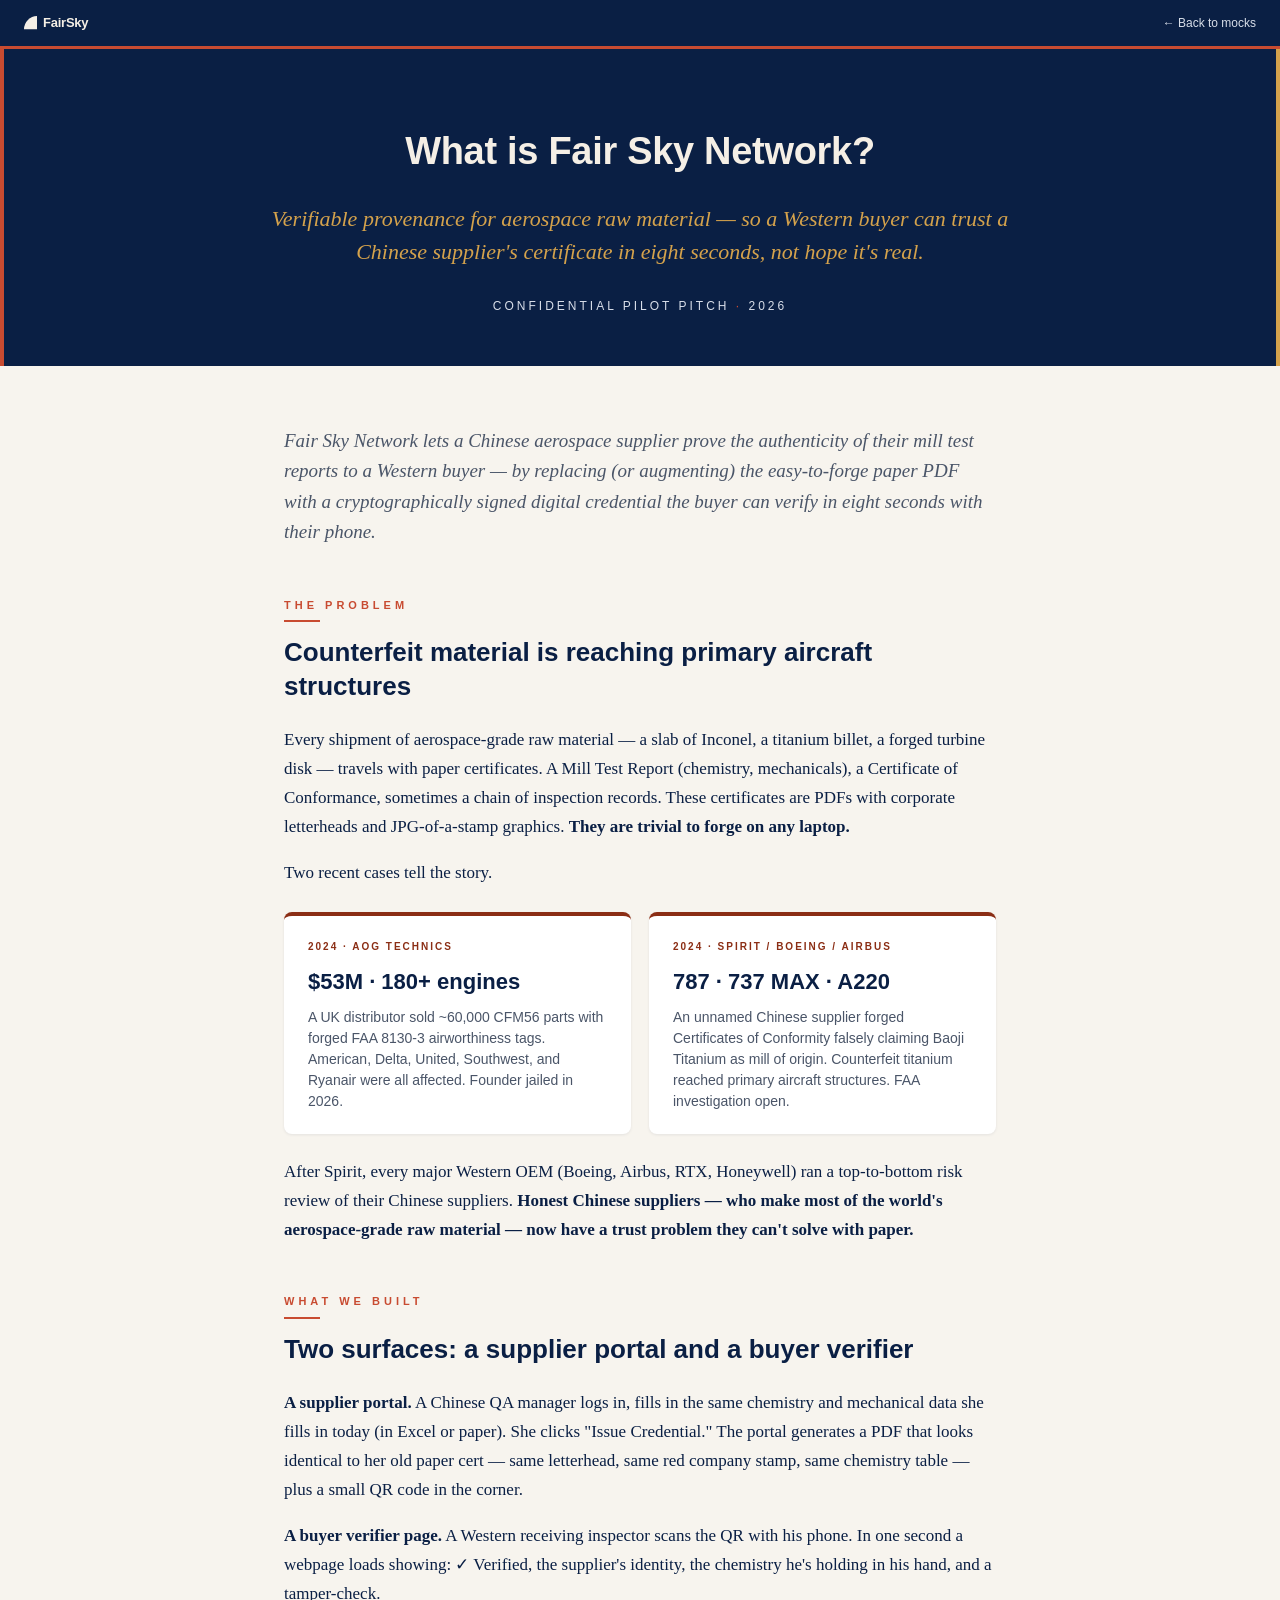
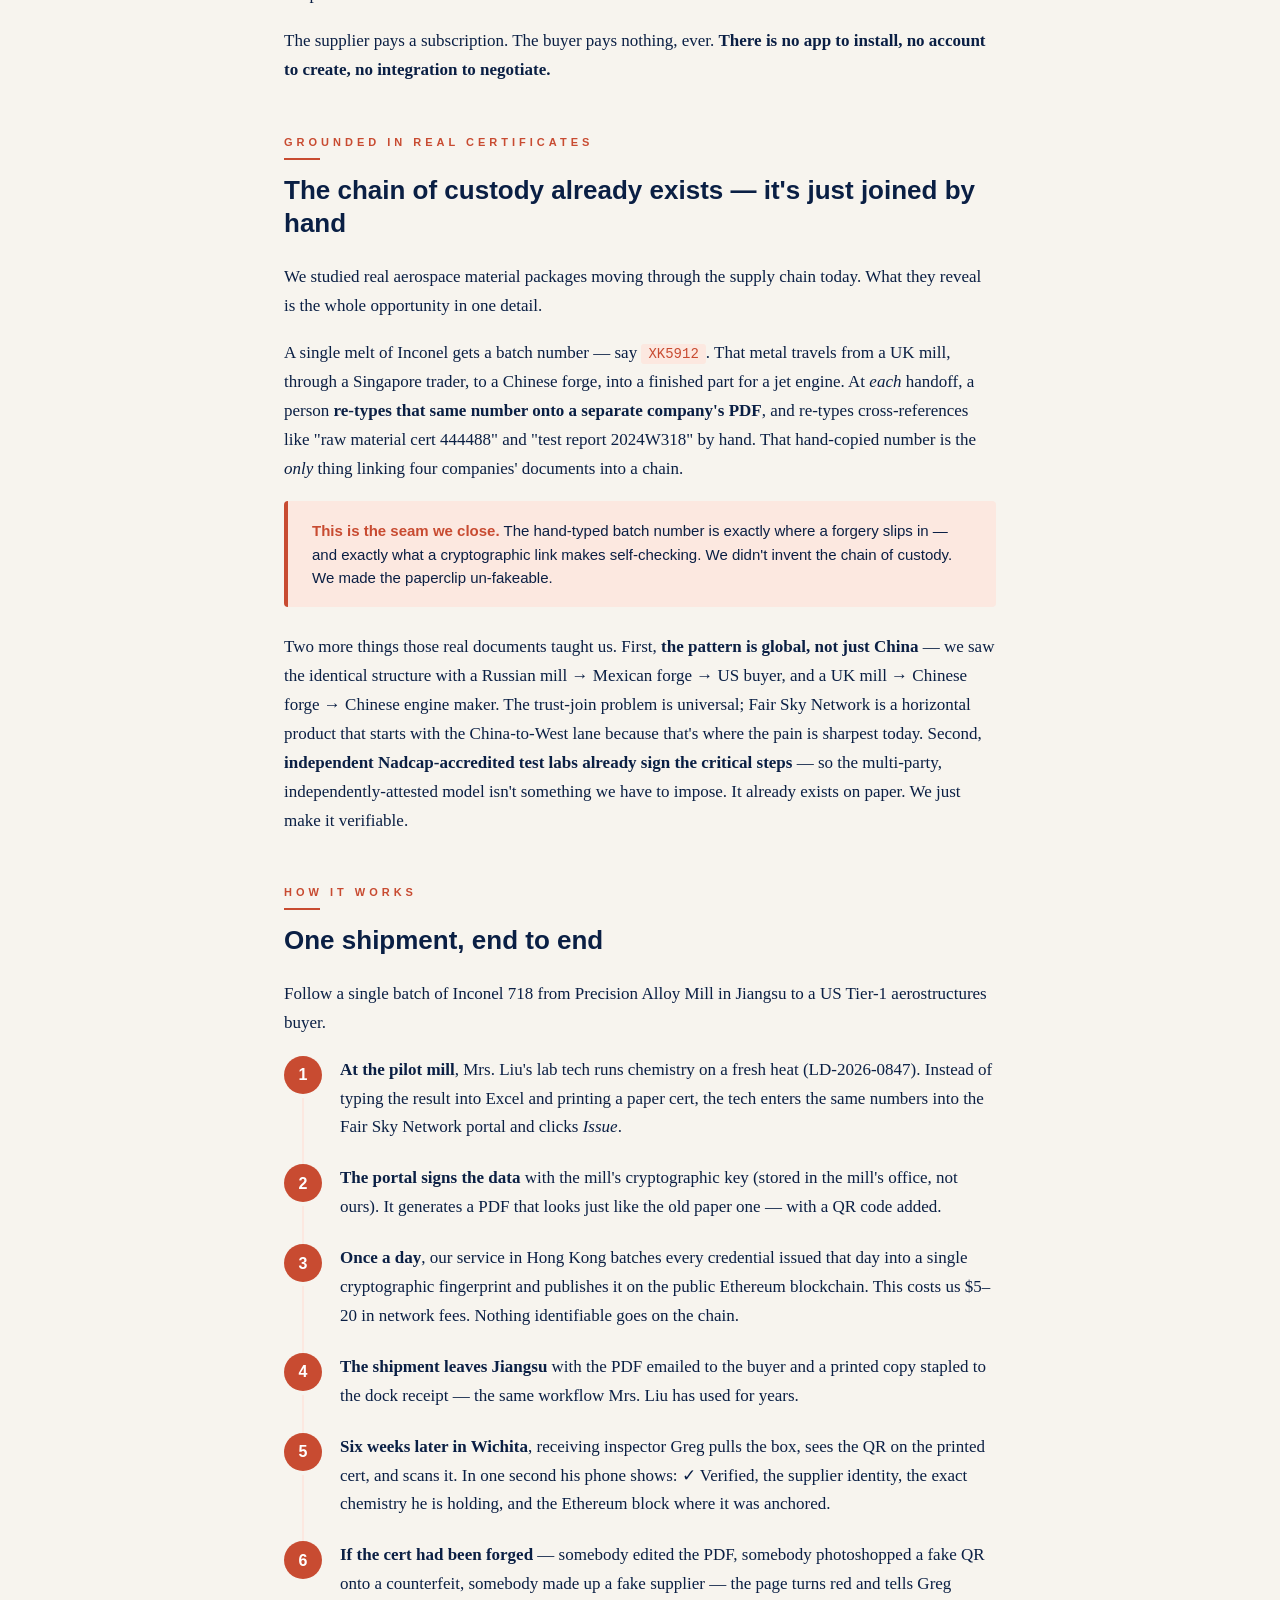
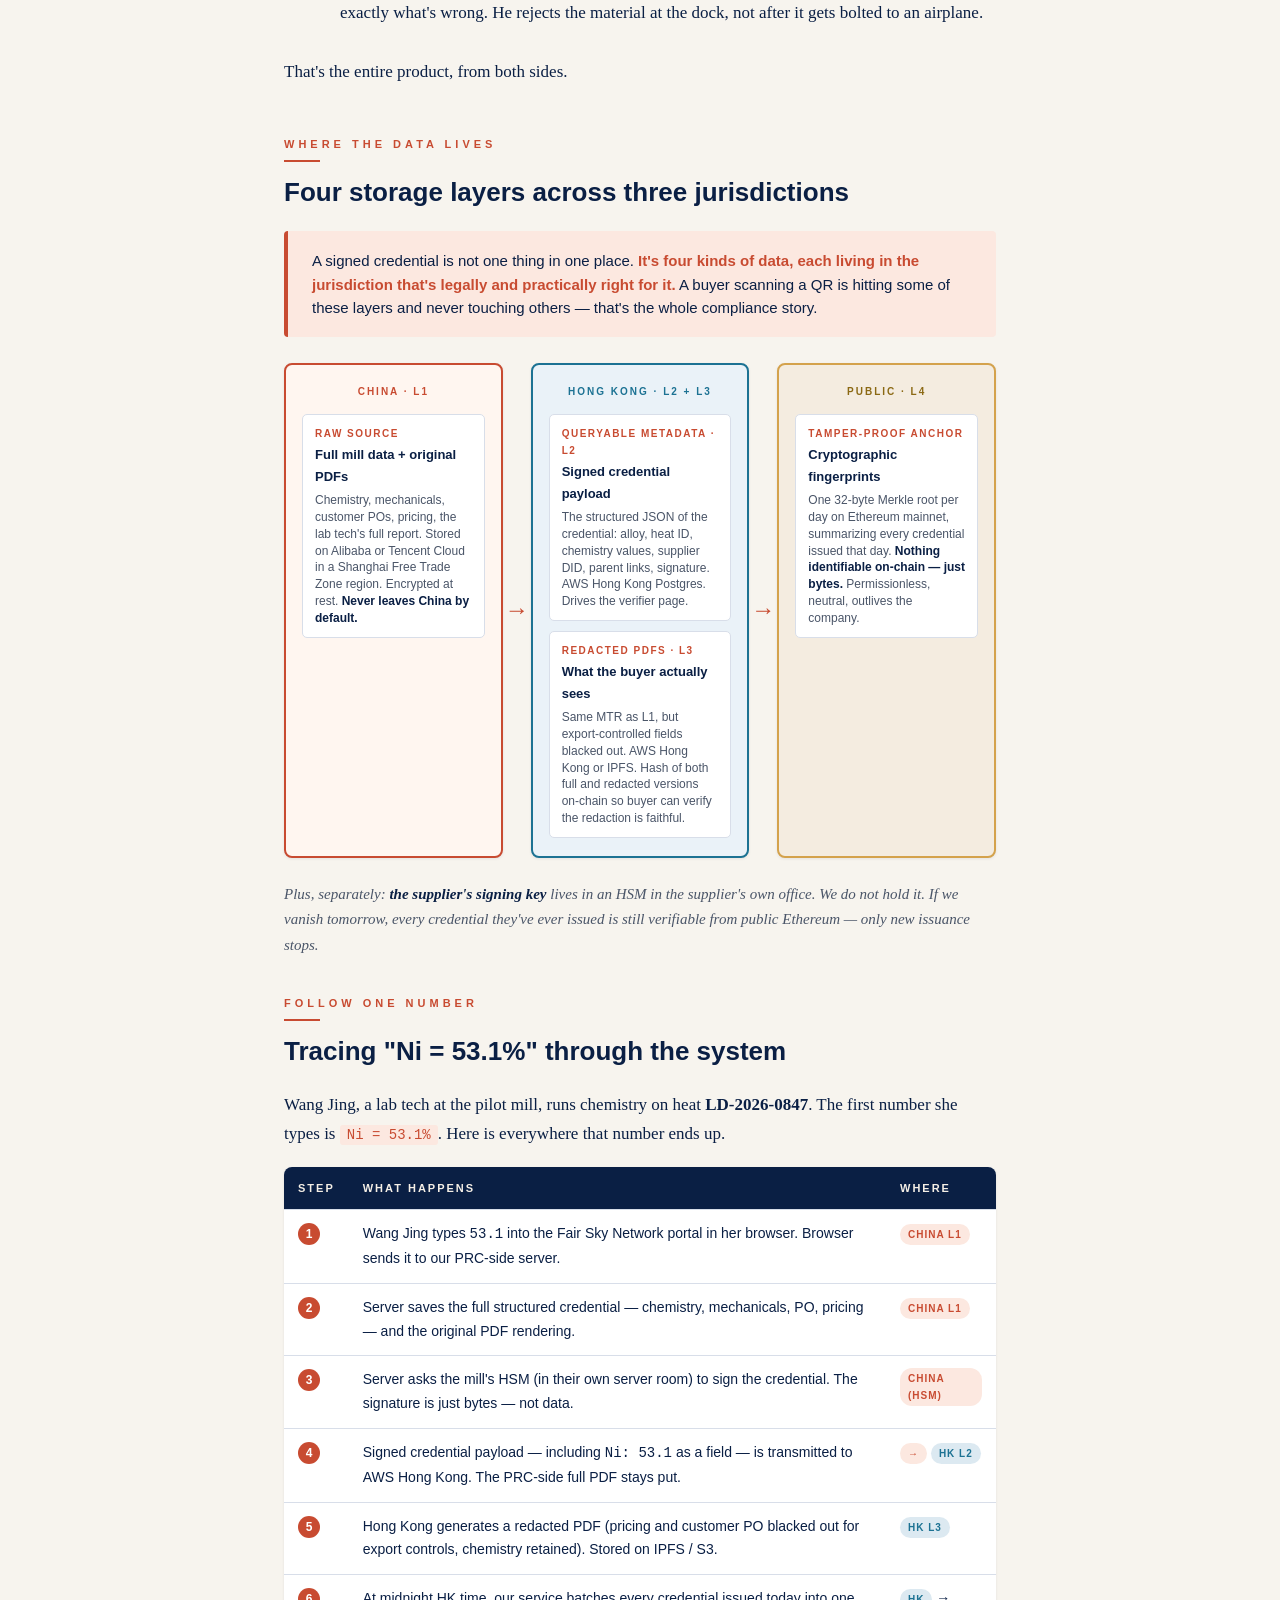
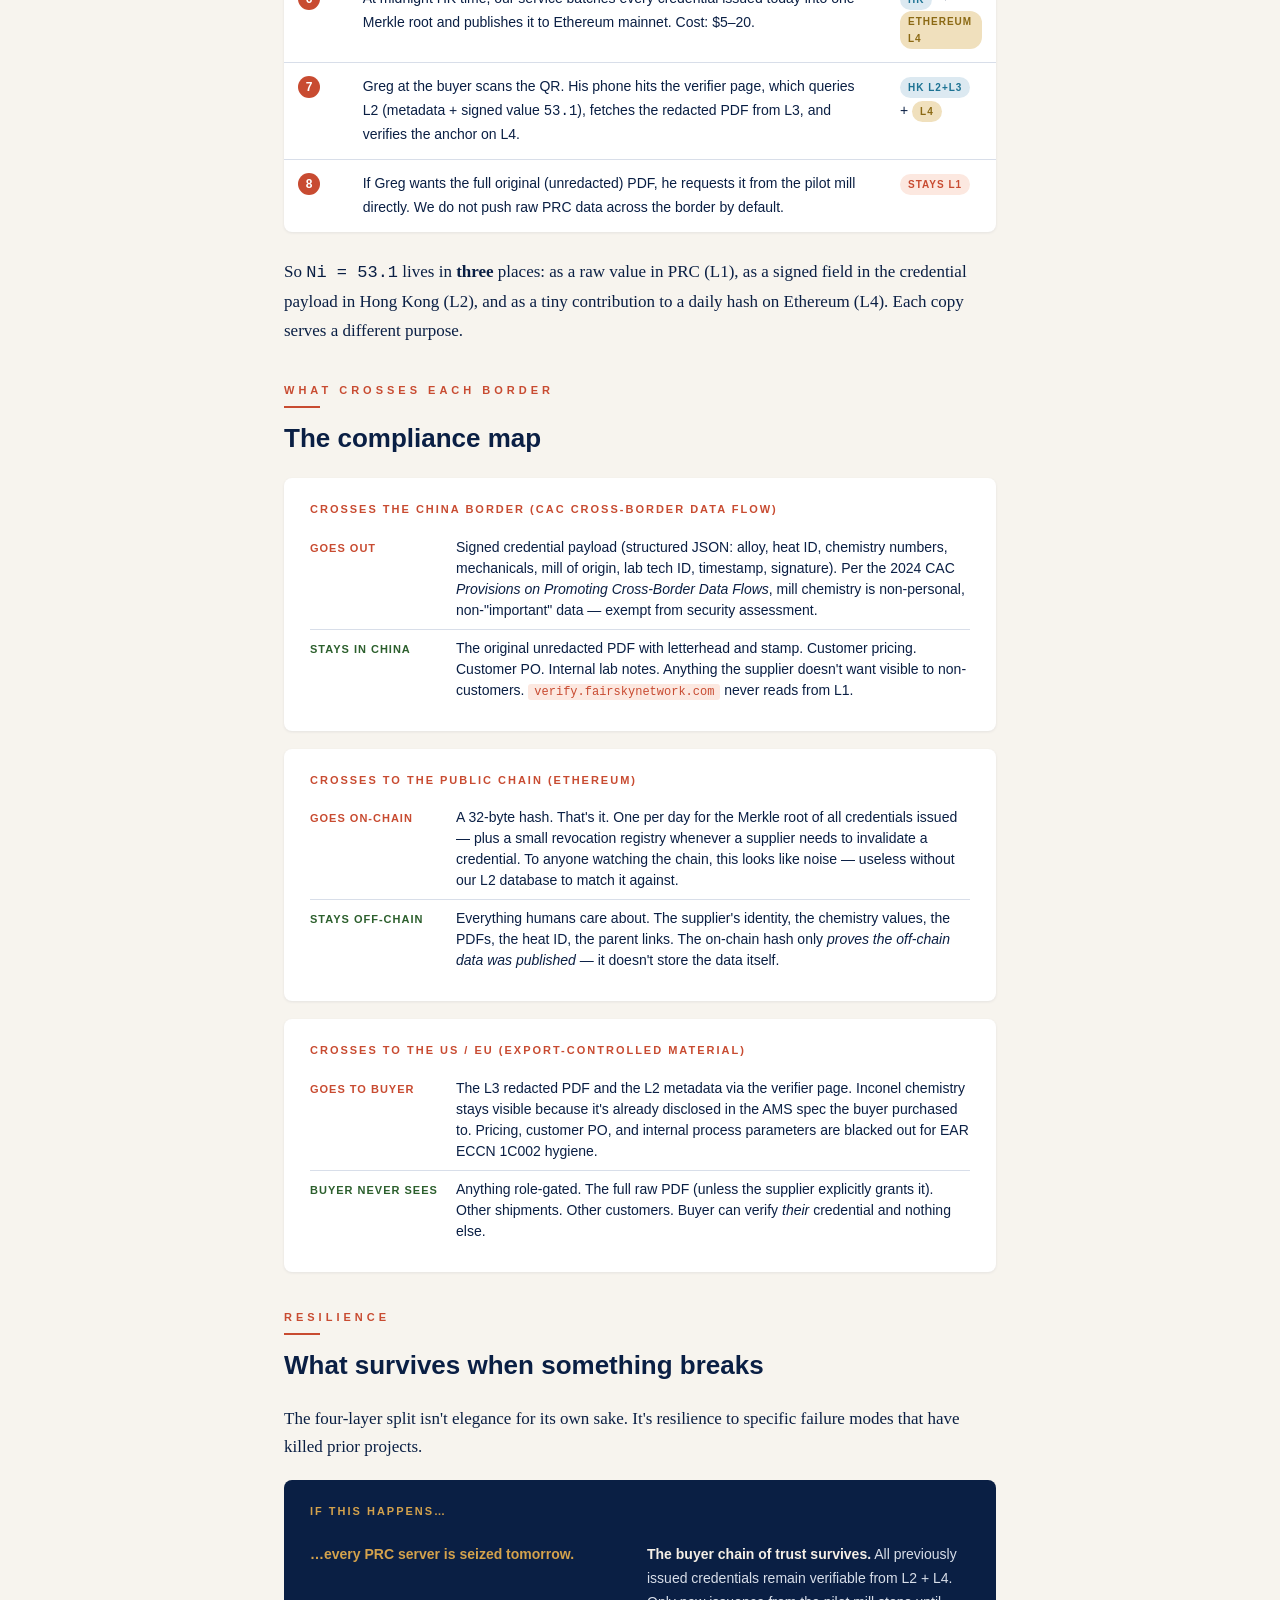
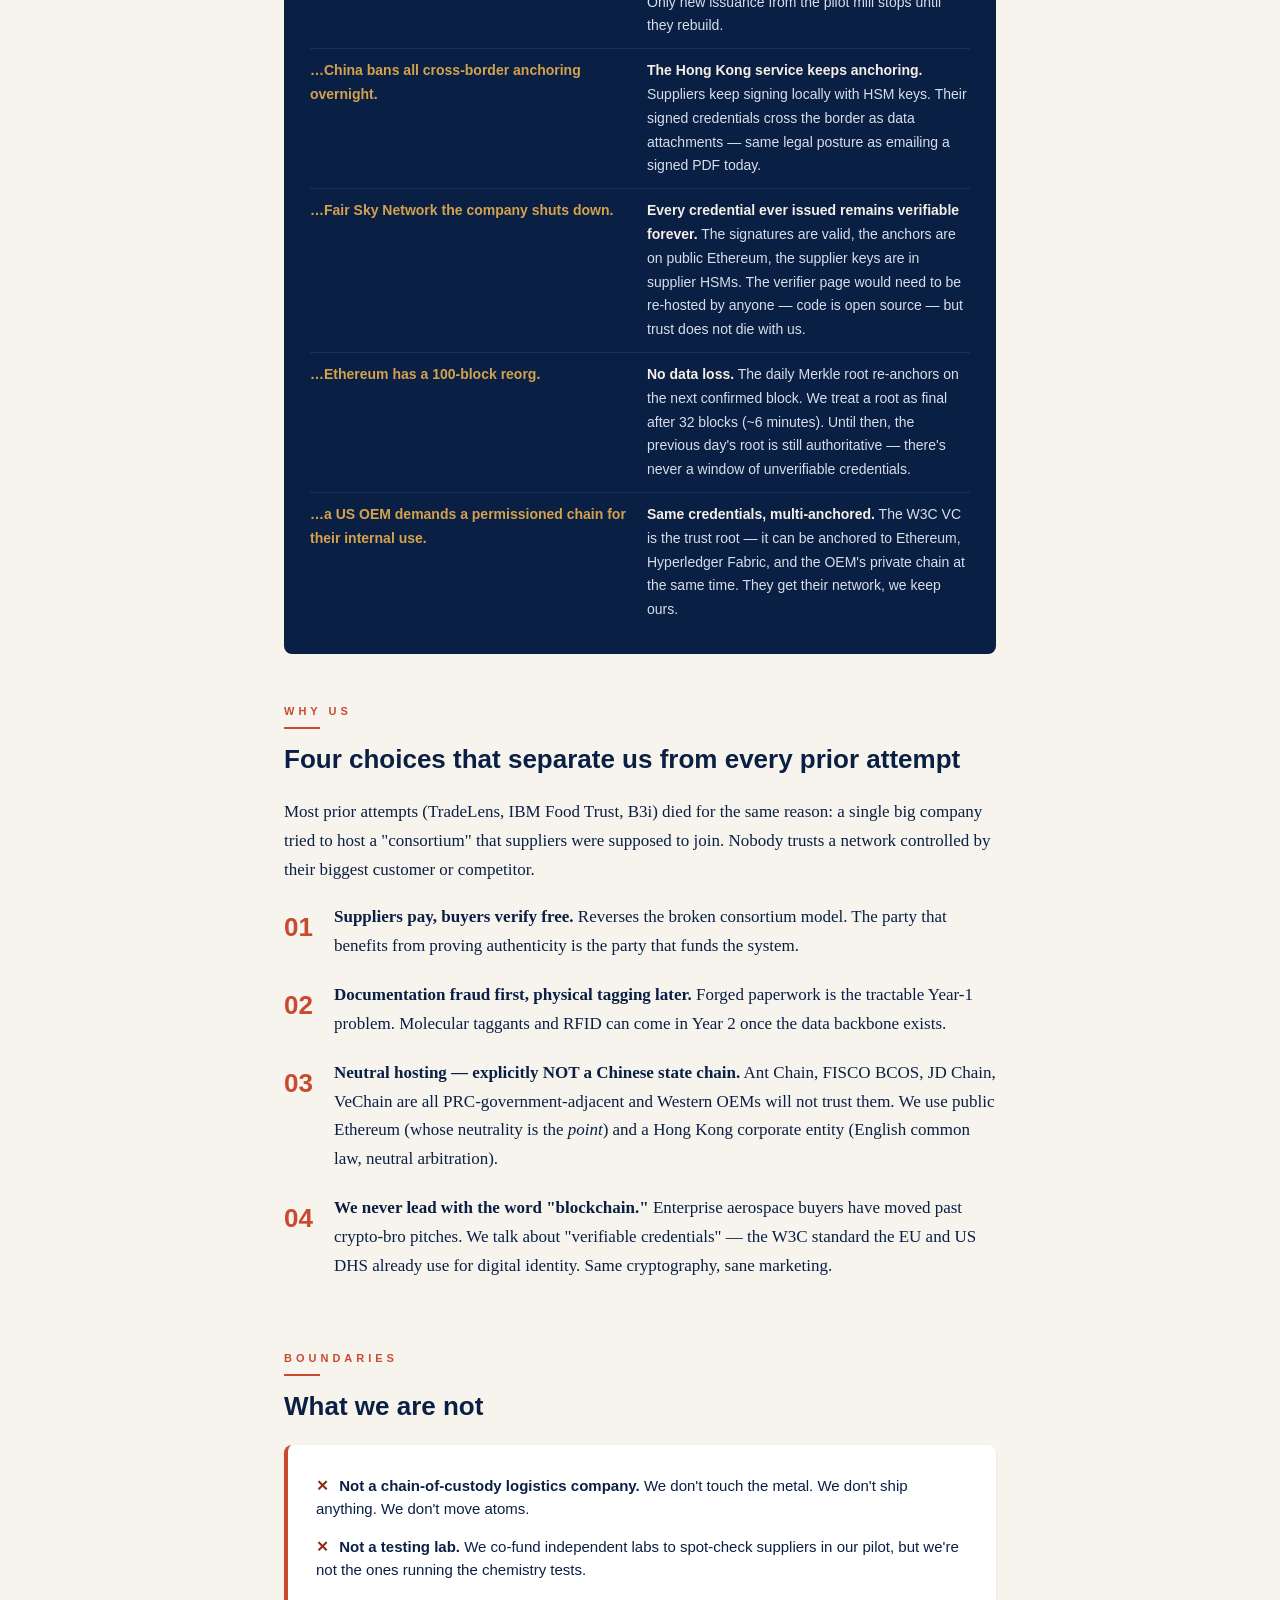
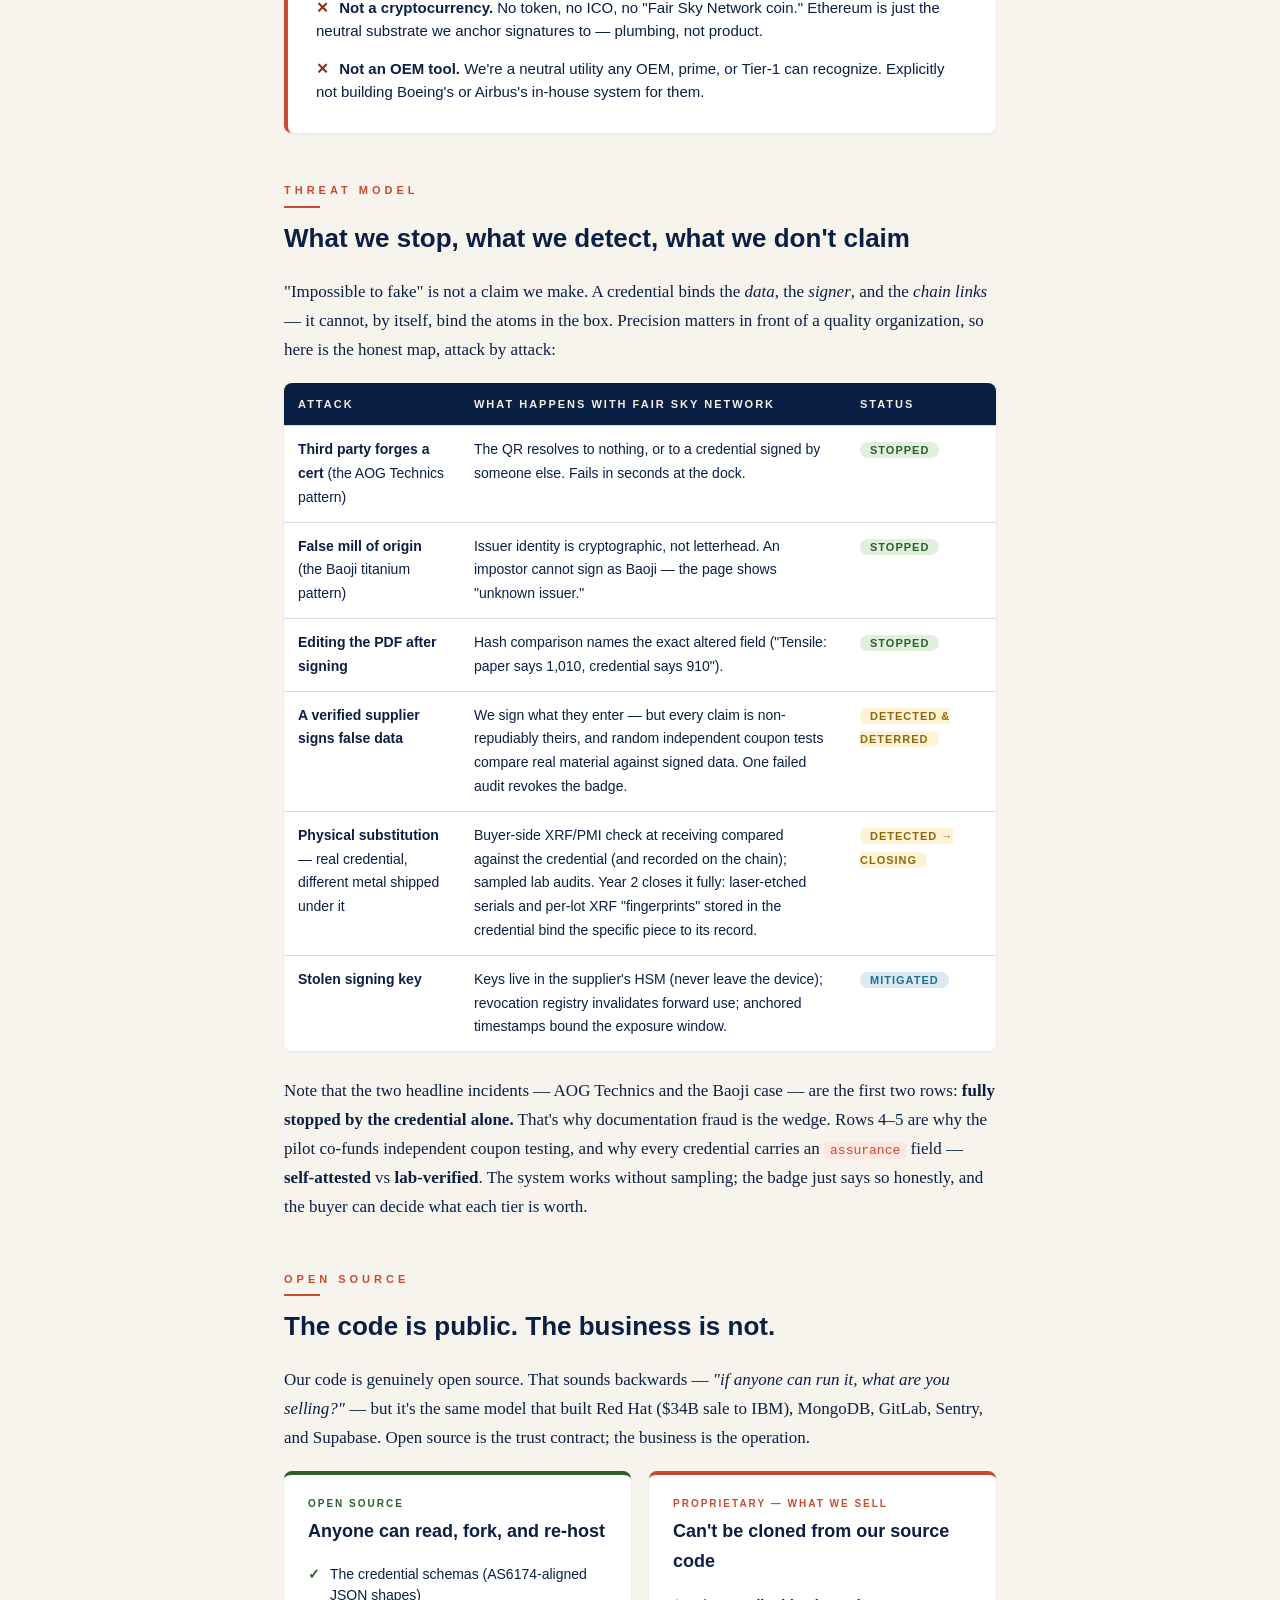
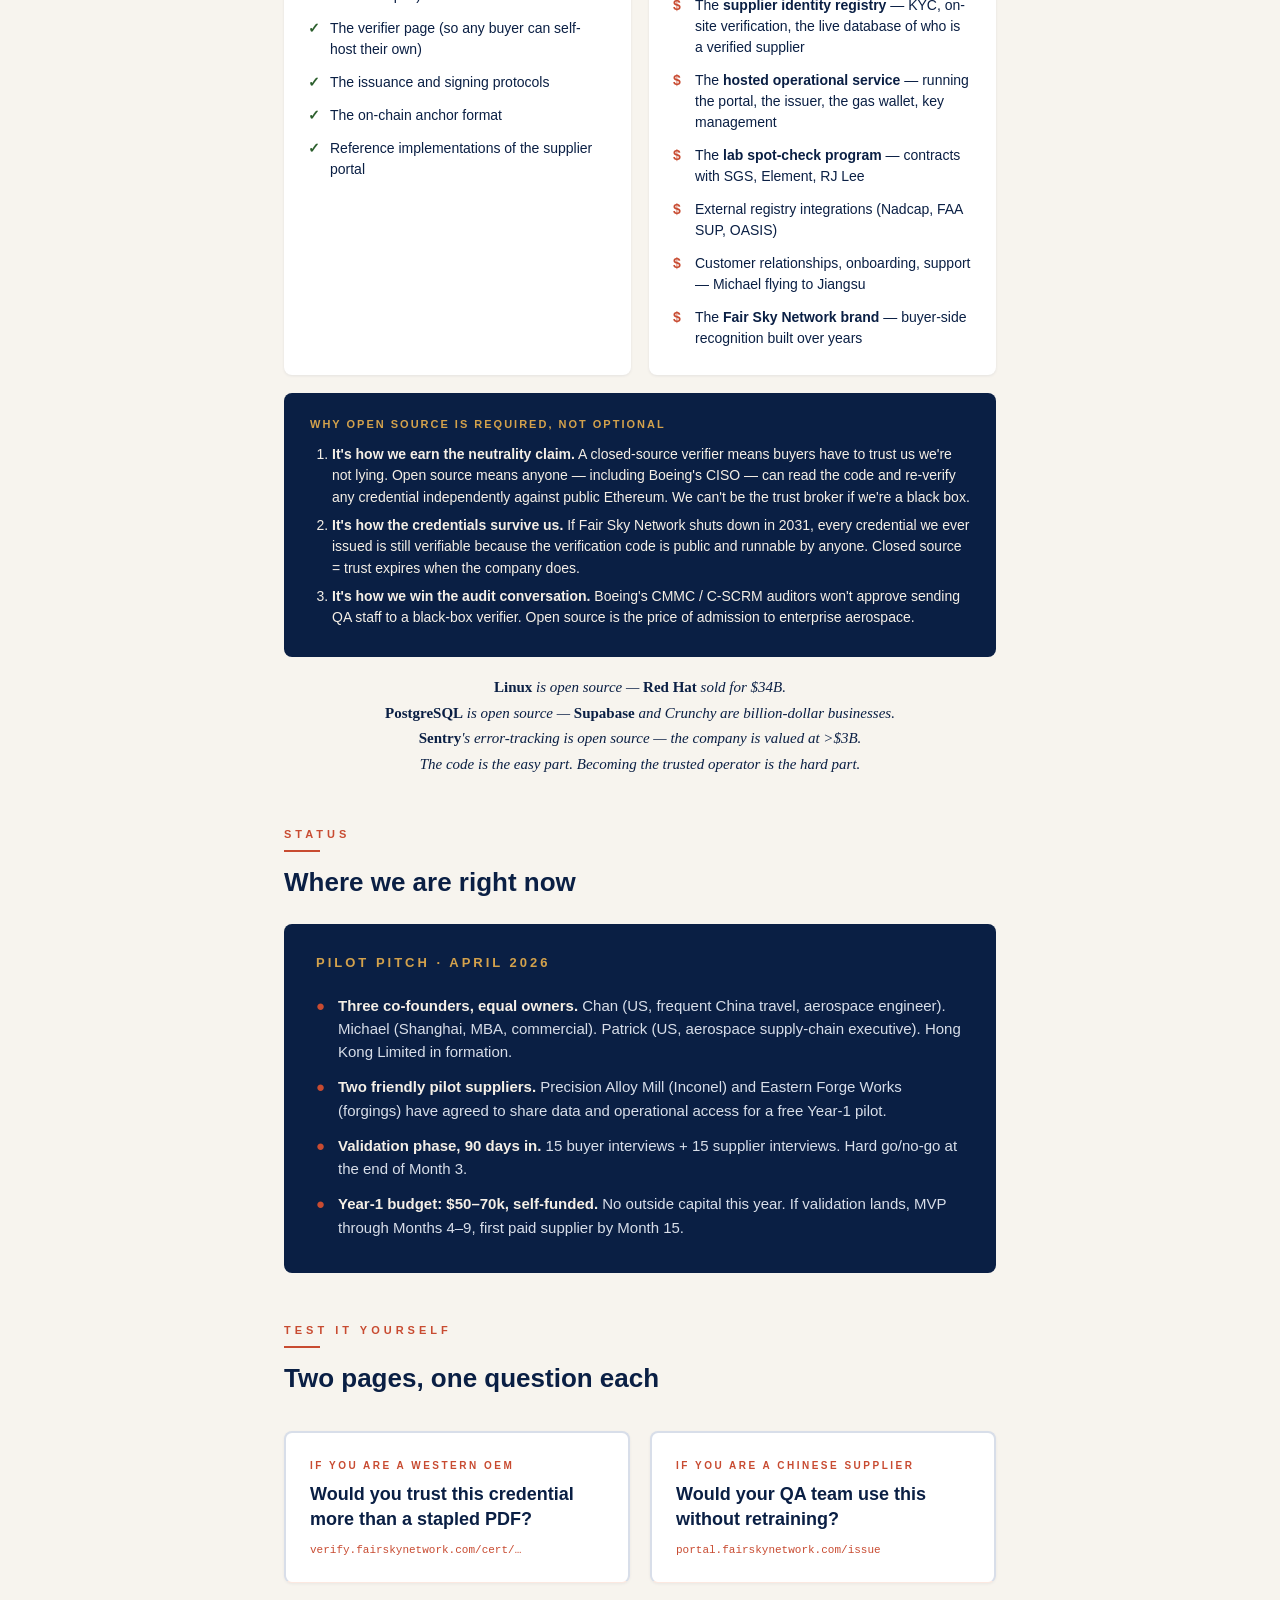
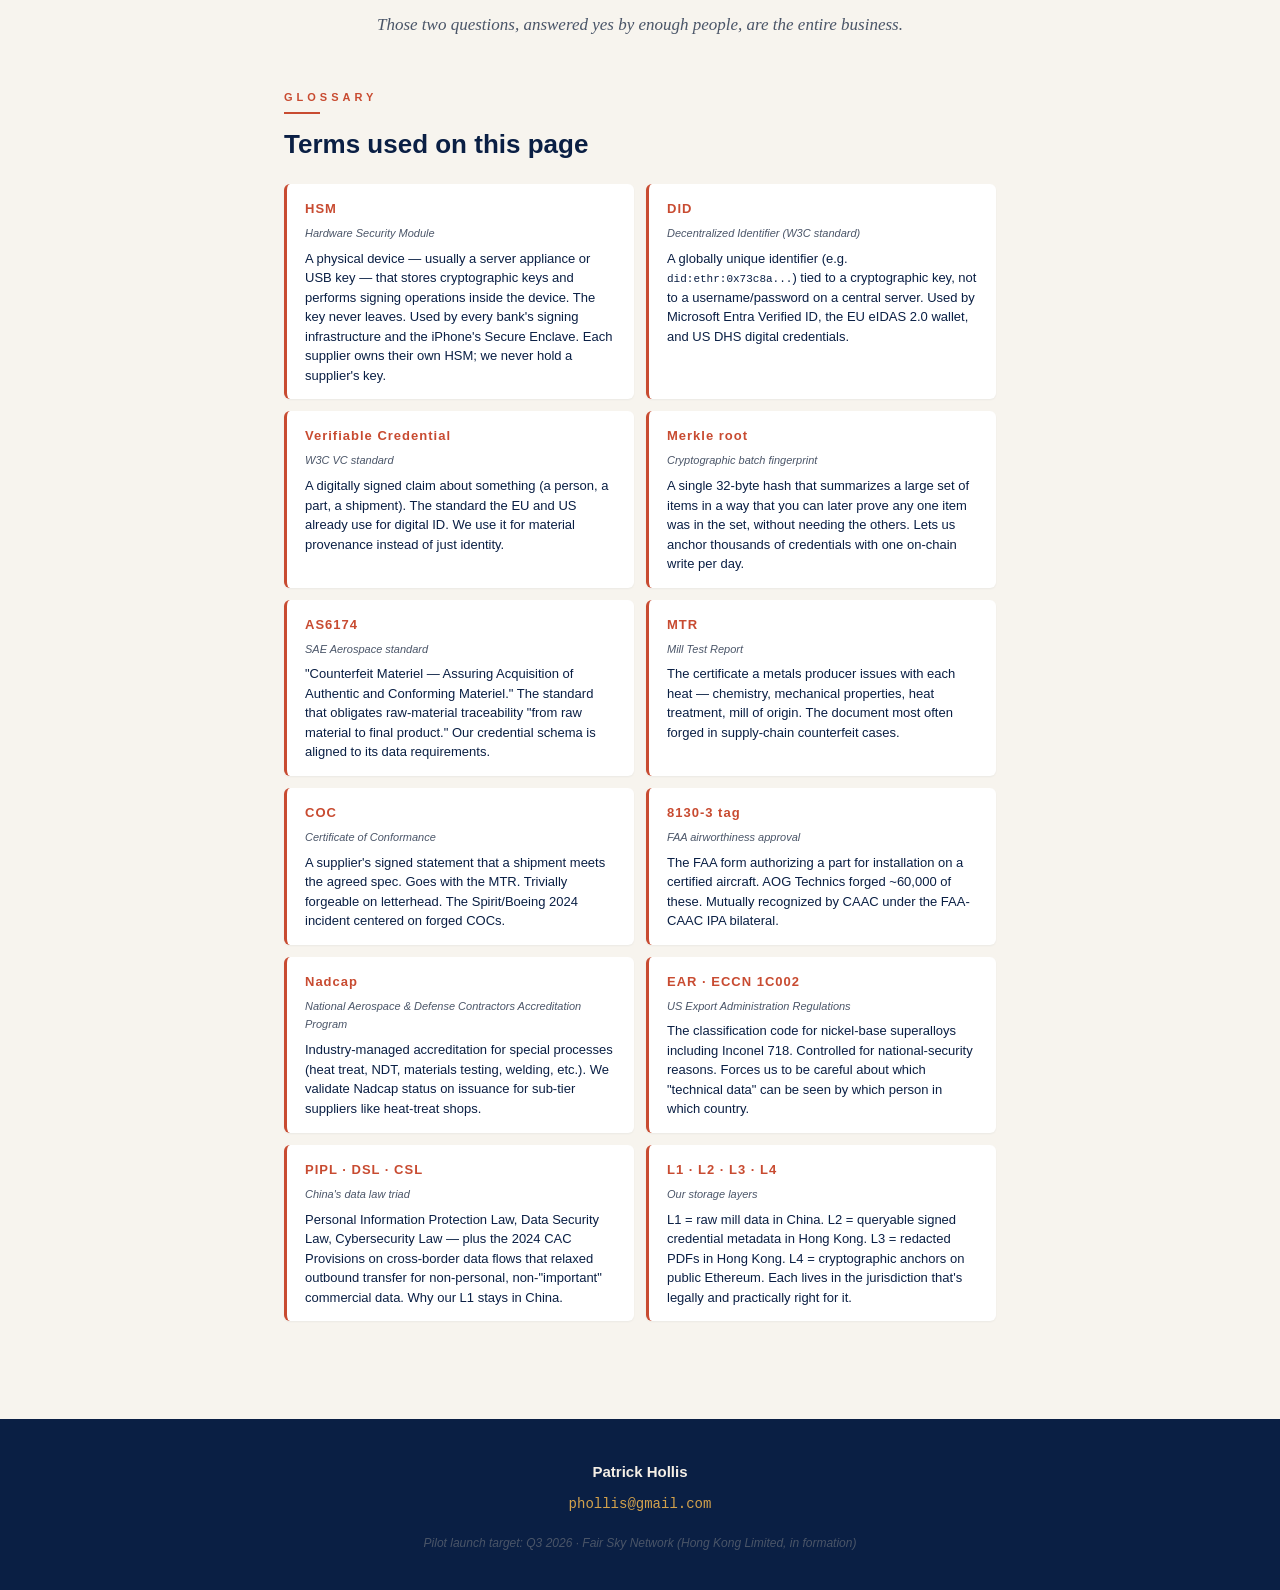
<file: summary.html>
<!DOCTYPE html>
<html lang="en">
<head>
<meta name="robots" content="noindex, nofollow">
<meta charset="UTF-8">
<meta name="viewport" content="width=device-width, initial-scale=1.0">
<title>What is Fair Sky Network? — Summary</title>
<style>
  :root {
    --navy: #0A1F44;
    --navy-soft: #13284C;
    --cream: #F5EFE6;
    --copper: #C84B31;
    --copper-soft: #FCE8E0;
    --gold: #D4A24C;
    --slate: #4A5568;
    --ice: #D8DEE9;
    --forest: #2C5F2D;
    --rust: #8B2E15;
    --bg: #F7F4EE;
  }
  * { box-sizing: border-box; margin: 0; padding: 0; }
  body {
    font-family: Georgia, "Times New Roman", serif;
    background: var(--bg);
    color: var(--navy);
    line-height: 1.7;
    font-size: 17px;
  }

  /* Top bar — matches buyer/supplier mocks */
  .top-bar {
    background: var(--navy);
    color: var(--cream);
    padding: 12px 24px;
    font-size: 13px;
    display: flex;
    justify-content: space-between;
    align-items: center;
    border-bottom: 3px solid var(--copper);
    font-family: -apple-system, BlinkMacSystemFont, sans-serif;
  }
  .top-bar .brand {
    font-weight: 700;
    letter-spacing: 4px;
  }
  .top-bar .brand span { color: var(--gold); }
  .top-bar .back {
    color: var(--ice);
    text-decoration: none;
    font-size: 12px;
  }
  .top-bar .back:hover { color: var(--gold); }
  .top-bar .back::before { content: "← "; }

  /* Hero */
  .hero {
    background: var(--navy);
    color: var(--cream);
    padding: 70px 24px 50px;
    text-align: center;
    position: relative;
    overflow: hidden;
  }
  .hero::before, .hero::after {
    content: "";
    position: absolute;
    top: 0; bottom: 0;
    width: 4px;
  }
  .hero::before { left: 0; background: var(--copper); }
  .hero::after { right: 0; background: var(--gold); }
  .hero h1 {
    font-family: "Trebuchet MS", sans-serif;
    font-size: 38px;
    font-weight: 700;
    color: var(--cream);
    margin-bottom: 18px;
    letter-spacing: -0.3px;
  }
  .hero .lede {
    color: var(--gold);
    font-style: italic;
    font-size: 22px;
    max-width: 760px;
    margin: 0 auto;
    line-height: 1.5;
  }
  .hero .meta {
    margin-top: 28px;
    color: var(--ice);
    font-size: 12px;
    letter-spacing: 3px;
    text-transform: uppercase;
    font-family: -apple-system, BlinkMacSystemFont, sans-serif;
  }
  .hero .meta span { color: var(--copper); }

  /* Article */
  .article {
    max-width: 760px;
    margin: 0 auto;
    padding: 60px 24px 80px;
  }
  .article p {
    margin-bottom: 18px;
    color: var(--navy);
  }
  .article p.lede {
    font-size: 19px;
    color: var(--slate);
    font-style: italic;
    margin-bottom: 32px;
    line-height: 1.6;
  }
  .article strong { color: var(--navy); }
  .article a {
    color: var(--copper);
    text-decoration: none;
    border-bottom: 1px solid var(--copper-soft);
  }
  .article a:hover {
    border-bottom-color: var(--copper);
  }

  .section-eyebrow {
    margin-top: 48px;
    margin-bottom: 14px;
    color: var(--copper);
    font-size: 11px;
    letter-spacing: 4px;
    text-transform: uppercase;
    font-weight: 700;
    font-family: -apple-system, BlinkMacSystemFont, sans-serif;
  }
  .section-eyebrow::after {
    content: "";
    display: block;
    width: 36px;
    height: 2px;
    background: var(--copper);
    margin-top: 6px;
  }
  .article h2 {
    font-family: "Trebuchet MS", sans-serif;
    font-size: 26px;
    font-weight: 700;
    color: var(--navy);
    margin-bottom: 22px;
    line-height: 1.3;
  }

  /* Anchor incident cards */
  .incidents {
    margin: 24px 0 24px;
    display: grid;
    grid-template-columns: 1fr 1fr;
    gap: 18px;
  }
  .incident {
    background: white;
    border-radius: 8px;
    padding: 22px 24px;
    border-top: 4px solid var(--rust);
    box-shadow: 0 1px 3px rgba(10,31,68,0.08);
  }
  .incident .tag {
    color: var(--rust);
    font-size: 10px;
    letter-spacing: 2px;
    text-transform: uppercase;
    font-weight: 700;
    font-family: -apple-system, BlinkMacSystemFont, sans-serif;
    margin-bottom: 8px;
  }
  .incident .headline {
    font-family: "Trebuchet MS", sans-serif;
    font-size: 22px;
    font-weight: 700;
    color: var(--navy);
    margin-bottom: 6px;
  }
  .incident .summary {
    color: var(--slate);
    font-size: 14px;
    line-height: 1.5;
    font-family: -apple-system, BlinkMacSystemFont, sans-serif;
  }

  /* Numbered story steps */
  .steps {
    margin: 14px 0 8px;
    counter-reset: step;
    padding: 0;
    list-style: none;
  }
  .steps li {
    position: relative;
    padding-left: 56px;
    padding-bottom: 22px;
    counter-increment: step;
  }
  .steps li::before {
    content: counter(step);
    position: absolute;
    left: 0;
    top: 0;
    width: 38px;
    height: 38px;
    background: var(--copper);
    color: white;
    border-radius: 50%;
    display: flex;
    align-items: center;
    justify-content: center;
    font-family: "Trebuchet MS", sans-serif;
    font-weight: 700;
    font-size: 16px;
  }
  .steps li:not(:last-child)::after {
    content: "";
    position: absolute;
    left: 18px;
    top: 42px;
    bottom: 0;
    width: 2px;
    background: var(--copper-soft);
  }

  /* "What we are not" list */
  .not-list {
    background: white;
    border-radius: 8px;
    padding: 22px 28px;
    border-left: 4px solid var(--copper);
    margin: 18px 0;
    box-shadow: 0 1px 3px rgba(10,31,68,0.08);
  }
  .not-list ul { list-style: none; padding: 0; }
  .not-list li {
    padding: 8px 0;
    color: var(--navy);
    font-family: -apple-system, BlinkMacSystemFont, sans-serif;
    font-size: 15px;
    line-height: 1.5;
  }
  .not-list li::before {
    content: "✕ ";
    color: var(--rust);
    font-weight: 700;
    margin-right: 6px;
  }
  .not-list li strong { color: var(--navy); }

  /* Wedge: numbered bold list */
  .wedge {
    counter-reset: wedge;
    list-style: none;
    padding: 0;
    margin-top: 14px;
  }
  .wedge li {
    position: relative;
    padding-left: 50px;
    padding-bottom: 20px;
    counter-increment: wedge;
  }
  .wedge li::before {
    content: counter(wedge, decimal-leading-zero);
    position: absolute;
    left: 0;
    top: 2px;
    font-family: "Trebuchet MS", sans-serif;
    font-size: 26px;
    font-weight: 700;
    color: var(--copper);
  }

  /* Status block */
  .status {
    background: var(--navy);
    color: var(--cream);
    border-radius: 8px;
    padding: 28px 32px;
    margin: 24px 0;
    font-family: -apple-system, BlinkMacSystemFont, sans-serif;
  }
  .status h3 {
    font-family: "Trebuchet MS", sans-serif;
    color: var(--gold);
    font-size: 13px;
    text-transform: uppercase;
    letter-spacing: 3px;
    margin-bottom: 14px;
  }
  .status ul {
    list-style: none;
    padding: 0;
  }
  .status li {
    padding: 6px 0;
    padding-left: 22px;
    position: relative;
    color: var(--ice);
    font-size: 15px;
    line-height: 1.55;
  }
  .status li::before {
    content: "●";
    position: absolute;
    left: 0;
    color: var(--copper);
  }
  .status li strong { color: var(--cream); }

  /* ============================================
     Storage architecture section
     ============================================ */
  .arch-intro {
    background: var(--copper-soft);
    border-left: 4px solid var(--copper);
    padding: 18px 24px;
    margin: 18px 0 26px;
    border-radius: 4px;
    font-family: -apple-system, BlinkMacSystemFont, sans-serif;
    font-size: 15px;
    color: var(--navy);
    line-height: 1.55;
  }
  .arch-intro strong { color: var(--copper); }

  /* Three-column jurisdiction diagram */
  .jurisdictions {
    margin: 24px 0;
    display: grid;
    grid-template-columns: 1fr 28px 1fr 28px 1fr;
    gap: 0;
    align-items: stretch;
    font-family: -apple-system, BlinkMacSystemFont, sans-serif;
  }
  .juris {
    border-radius: 8px;
    padding: 18px 16px;
    background: white;
    border: 2px solid;
    box-shadow: 0 1px 3px rgba(10,31,68,0.08);
    display: flex;
    flex-direction: column;
    gap: 10px;
  }
  .juris.china { border-color: var(--copper); background: #FFF6F0; }
  .juris.hk { border-color: #1C7293; background: #EAF2F8; }
  .juris.public { border-color: var(--gold); background: #F4ECE0; }

  .juris .juris-tag {
    font-size: 10px;
    font-weight: 700;
    letter-spacing: 2px;
    text-transform: uppercase;
    text-align: center;
    margin-bottom: 4px;
  }
  .juris.china .juris-tag { color: var(--copper); }
  .juris.hk .juris-tag { color: #1C7293; }
  .juris.public .juris-tag { color: #8B6914; }

  .juris .layer {
    background: white;
    border-radius: 5px;
    padding: 10px 12px;
    border: 1px solid var(--ice);
  }
  .juris .layer .ltag {
    font-size: 10px;
    font-weight: 700;
    color: var(--copper);
    letter-spacing: 1.5px;
    margin-bottom: 2px;
  }
  .juris .layer .lname {
    font-weight: 700;
    color: var(--navy);
    font-size: 13px;
    margin-bottom: 4px;
  }
  .juris .layer .ldetail {
    color: var(--slate);
    font-size: 12px;
    line-height: 1.4;
  }

  /* Connector arrows */
  .arrow {
    display: flex;
    align-items: center;
    justify-content: center;
    color: var(--copper);
    font-size: 24px;
    font-weight: 700;
  }

  /* Single-credential walkthrough table */
  .trace-table {
    width: 100%;
    background: white;
    border-radius: 8px;
    border-collapse: separate;
    border-spacing: 0;
    box-shadow: 0 1px 3px rgba(10,31,68,0.08);
    overflow: hidden;
    margin: 14px 0 26px;
    font-family: -apple-system, BlinkMacSystemFont, sans-serif;
    font-size: 14px;
  }
  .trace-table th, .trace-table td {
    padding: 12px 14px;
    text-align: left;
    border-bottom: 1px solid var(--ice);
    vertical-align: top;
  }
  .trace-table th {
    background: var(--navy);
    color: var(--cream);
    font-family: -apple-system, BlinkMacSystemFont, sans-serif;
    font-size: 11px;
    letter-spacing: 2px;
    text-transform: uppercase;
    font-weight: 700;
  }
  .trace-table tr:last-child td { border-bottom: none; }
  .trace-table td .pill {
    display: inline-block;
    padding: 2px 8px;
    border-radius: 12px;
    font-size: 10px;
    font-weight: 700;
    letter-spacing: 1px;
    text-transform: uppercase;
  }
  .trace-table .pill.cn { background: var(--copper-soft); color: var(--copper); }
  .trace-table .pill.hk { background: #DCE9F1; color: #1C7293; }
  .trace-table .pill.pub { background: #F0E0BD; color: #8B6914; }
  .trace-table .step-n {
    display: inline-block;
    width: 22px;
    height: 22px;
    background: var(--copper);
    color: white;
    border-radius: 50%;
    text-align: center;
    line-height: 22px;
    font-weight: 700;
    font-size: 12px;
    margin-right: 4px;
  }

  /* Border-crossing diagram */
  .borders {
    background: white;
    border-radius: 8px;
    padding: 22px 26px;
    margin: 18px 0;
    box-shadow: 0 1px 3px rgba(10,31,68,0.08);
    font-family: -apple-system, BlinkMacSystemFont, sans-serif;
    font-size: 14px;
  }
  .borders h4 {
    color: var(--copper);
    font-size: 11px;
    text-transform: uppercase;
    letter-spacing: 2px;
    margin-bottom: 10px;
  }
  .borders .b-row {
    display: grid;
    grid-template-columns: 130px 1fr;
    padding: 8px 0;
    gap: 16px;
    border-bottom: 1px solid var(--ice);
    align-items: baseline;
  }
  .borders .b-row:last-child { border-bottom: none; }
  .borders .b-row .label {
    font-size: 11px;
    font-weight: 700;
    text-transform: uppercase;
    letter-spacing: 1px;
  }
  .borders .crosses .label { color: var(--copper); }
  .borders .stays .label { color: var(--forest); }
  .borders .b-row .body {
    color: var(--navy);
    line-height: 1.5;
  }
  .borders .b-row .body code {
    background: var(--copper-soft);
    padding: 1px 6px;
    border-radius: 3px;
    font-family: "SF Mono", Menlo, monospace;
    font-size: 12px;
    color: var(--copper);
  }

  /* Failure-mode block */
  .failures {
    background: var(--navy);
    color: var(--ice);
    border-radius: 8px;
    padding: 22px 26px;
    margin: 18px 0;
    font-family: -apple-system, BlinkMacSystemFont, sans-serif;
    font-size: 14px;
  }
  .failures h4 {
    color: var(--gold);
    font-size: 11px;
    text-transform: uppercase;
    letter-spacing: 2px;
    margin-bottom: 12px;
  }
  .failures .f-row {
    display: grid;
    grid-template-columns: 1fr 1fr;
    gap: 14px;
    padding: 10px 0;
    border-bottom: 1px solid rgba(255,255,255,0.08);
  }
  .failures .f-row:last-child { border-bottom: none; }
  .failures .f-row .scenario {
    color: var(--gold);
    font-weight: 700;
  }
  .failures .f-row .outcome {
    color: var(--ice);
  }
  .failures .f-row .outcome strong { color: var(--cream); }

  @media (max-width: 720px) {
    .jurisdictions { grid-template-columns: 1fr; }
    .arrow { transform: rotate(90deg); padding: 6px 0; }
    .borders .b-row, .failures .f-row { grid-template-columns: 1fr; gap: 4px; }
  }

  /* Open source split card */
  .os-split {
    display: grid;
    grid-template-columns: 1fr 1fr;
    gap: 18px;
    margin: 18px 0;
    font-family: -apple-system, BlinkMacSystemFont, sans-serif;
  }
  .os-col {
    background: white;
    border-radius: 8px;
    padding: 20px 24px;
    box-shadow: 0 1px 3px rgba(10,31,68,0.08);
    border-top: 4px solid;
  }
  .os-col.open { border-top-color: var(--forest); }
  .os-col.closed { border-top-color: var(--copper); }
  .os-col .tag {
    font-size: 10px;
    font-weight: 700;
    letter-spacing: 2px;
    text-transform: uppercase;
    margin-bottom: 4px;
  }
  .os-col.open .tag { color: var(--forest); }
  .os-col.closed .tag { color: var(--copper); }
  .os-col h4 {
    font-family: "Trebuchet MS", sans-serif;
    color: var(--navy);
    font-size: 18px;
    margin-bottom: 12px;
  }
  .os-col ul { list-style: none; padding: 0; }
  .os-col li {
    padding: 6px 0;
    padding-left: 22px;
    position: relative;
    color: var(--navy);
    font-size: 14px;
    line-height: 1.5;
  }
  .os-col.open li::before {
    content: "✓";
    position: absolute;
    left: 0;
    color: var(--forest);
    font-weight: 700;
  }
  .os-col.closed li::before {
    content: "$";
    position: absolute;
    left: 0;
    color: var(--copper);
    font-weight: 700;
  }
  .os-why {
    background: var(--navy);
    color: var(--cream);
    border-radius: 8px;
    padding: 22px 26px;
    margin: 18px 0;
    font-family: -apple-system, BlinkMacSystemFont, sans-serif;
    font-size: 14px;
  }
  .os-why h4 {
    color: var(--gold);
    font-size: 11px;
    text-transform: uppercase;
    letter-spacing: 2px;
    margin-bottom: 10px;
    font-family: "Trebuchet MS", sans-serif;
  }
  .os-why ol {
    padding-left: 22px;
  }
  .os-why li {
    margin-bottom: 6px;
    line-height: 1.55;
  }
  .os-why strong { color: var(--cream); }
  .os-analogy {
    font-style: italic;
    color: var(--slate);
    font-size: 15px;
    text-align: center;
    margin: 18px 0 8px;
    font-family: Georgia, serif;
  }
  .os-analogy strong { color: var(--navy); font-style: normal; }

  /* Glossary grid */
  .glossary {
    display: grid;
    grid-template-columns: 1fr 1fr;
    gap: 12px;
    margin: 18px 0;
    font-family: -apple-system, BlinkMacSystemFont, sans-serif;
  }
  .gloss-item {
    background: white;
    border-radius: 6px;
    padding: 14px 18px;
    border-left: 3px solid var(--copper);
    box-shadow: 0 1px 2px rgba(10,31,68,0.05);
  }
  .gloss-item .term {
    font-weight: 700;
    color: var(--copper);
    font-size: 13px;
    letter-spacing: 1px;
    margin-bottom: 4px;
  }
  .gloss-item .full {
    font-size: 11px;
    color: var(--slate);
    font-style: italic;
    margin-bottom: 6px;
  }
  .gloss-item .def {
    color: var(--navy);
    font-size: 13px;
    line-height: 1.5;
  }

  @media (max-width: 720px) {
    .os-split, .glossary { grid-template-columns: 1fr; }
  }

  /* CTA cards at end */
  .test-cards {
    margin-top: 36px;
    display: grid;
    grid-template-columns: 1fr 1fr;
    gap: 20px;
  }
  .test-card {
    background: white;
    padding: 24px 24px 22px;
    border-radius: 8px;
    text-decoration: none;
    color: var(--navy);
    border: 2px solid var(--ice);
    box-shadow: 0 1px 3px rgba(10,31,68,0.06);
    display: block;
    transition: border-color 0.15s, transform 0.15s;
  }
  .test-card:hover {
    border-color: var(--copper);
    transform: translateY(-2px);
  }
  .test-card .audience {
    color: var(--copper);
    font-size: 10px;
    text-transform: uppercase;
    letter-spacing: 2.5px;
    font-weight: 700;
    margin-bottom: 8px;
    font-family: -apple-system, BlinkMacSystemFont, sans-serif;
  }
  .test-card .ask {
    font-family: "Trebuchet MS", sans-serif;
    font-size: 18px;
    font-weight: 700;
    color: var(--navy);
    margin-bottom: 10px;
    line-height: 1.35;
  }
  .test-card .url {
    color: var(--copper);
    font-family: "SF Mono", Menlo, monospace;
    font-size: 11px;
    border: none;
  }

  /* Footer */
  .footer {
    background: var(--navy);
    color: var(--ice);
    padding: 40px 24px;
    text-align: center;
    font-family: -apple-system, BlinkMacSystemFont, sans-serif;
  }
  .footer .name {
    color: var(--cream);
    font-weight: 700;
    font-size: 15px;
  }
  .footer .email {
    color: var(--gold);
    text-decoration: none;
    font-family: "SF Mono", Menlo, monospace;
    font-size: 14px;
    display: block;
    margin: 8px 0 16px;
  }
  .footer .small {
    color: var(--slate);
    font-style: italic;
    font-size: 12px;
  }

  @media (max-width: 640px) {
    .hero { padding: 50px 20px 36px; }
    .hero h1 { font-size: 28px; }
    .hero .lede { font-size: 17px; }
    .article { padding: 40px 20px 60px; }
    .article h2 { font-size: 22px; }
    .incidents, .test-cards { grid-template-columns: 1fr; }
    .steps li { padding-left: 48px; }
  }

  /* Fair Sky quarter-sun lockup (brand pass 2026-10-16) */
  .brand{display:inline-flex;align-items:center;gap:.45em;letter-spacing:-0.02em !important;font-weight:800 !important;text-transform:none !important;}
  .brand .qsun{height:1.02em;width:1.02em;display:block;flex:none;}
  .brand .fs{color:inherit !important;letter-spacing:-0.02em;}
  .brand .net{font-weight:600;letter-spacing:.42em;font-size:.52em;color:#D4A24C;margin-left:.55em;transform:translateY(.08em);}
</style>
</head>
<body>

<div class="top-bar">
  <div class="brand"><svg class="qsun" viewBox="0 0 100 100" aria-hidden="true"><path d="M0 100 A100 100 0 0 1 100 0 L100 100 Z" fill="currentColor"/></svg><span class="fs">FairSky</span></div>
  <a href="./" class="back">Back to mocks</a>
</div>

<div class="hero">
  <h1>What is Fair Sky Network?</h1>
  <div class="lede">
    Verifiable provenance for aerospace raw material — so a Western buyer can trust a Chinese supplier's certificate in eight seconds, not hope it's real.
  </div>
  <div class="meta">Confidential pilot pitch <span>·</span> 2026</div>
</div>

<div class="article">

  <p class="lede">
    Fair Sky Network lets a Chinese aerospace supplier prove the authenticity of their mill test reports to a Western buyer — by replacing (or augmenting) the easy-to-forge paper PDF with a cryptographically signed digital credential the buyer can verify in eight seconds with their phone.
  </p>

  <div class="section-eyebrow">The Problem</div>
  <h2>Counterfeit material is reaching primary aircraft structures</h2>

  <p>
    Every shipment of aerospace-grade raw material — a slab of Inconel, a titanium billet, a forged turbine disk — travels with paper certificates. A Mill Test Report (chemistry, mechanicals), a Certificate of Conformance, sometimes a chain of inspection records. These certificates are PDFs with corporate letterheads and JPG-of-a-stamp graphics. <strong>They are trivial to forge on any laptop.</strong>
  </p>

  <p>Two recent cases tell the story.</p>

  <div class="incidents">
    <div class="incident">
      <div class="tag">2024 · AOG Technics</div>
      <div class="headline">$53M · 180+ engines</div>
      <div class="summary">A UK distributor sold ~60,000 CFM56 parts with forged FAA 8130-3 airworthiness tags. American, Delta, United, Southwest, and Ryanair were all affected. Founder jailed in 2026.</div>
    </div>
    <div class="incident">
      <div class="tag">2024 · Spirit / Boeing / Airbus</div>
      <div class="headline">787 · 737 MAX · A220</div>
      <div class="summary">An unnamed Chinese supplier forged Certificates of Conformity falsely claiming Baoji Titanium as mill of origin. Counterfeit titanium reached primary aircraft structures. FAA investigation open.</div>
    </div>
  </div>

  <p>
    After Spirit, every major Western OEM (Boeing, Airbus, RTX, Honeywell) ran a top-to-bottom risk review of their Chinese suppliers. <strong>Honest Chinese suppliers — who make most of the world's aerospace-grade raw material — now have a trust problem they can't solve with paper.</strong>
  </p>

  <div class="section-eyebrow">What We Built</div>
  <h2>Two surfaces: a supplier portal and a buyer verifier</h2>

  <p>
    <strong>A supplier portal.</strong> A Chinese QA manager logs in, fills in the same chemistry and mechanical data she fills in today (in Excel or paper). She clicks "Issue Credential." The portal generates a PDF that looks identical to her old paper cert — same letterhead, same red company stamp, same chemistry table — plus a small QR code in the corner.
  </p>

  <p>
    <strong>A buyer verifier page.</strong> A Western receiving inspector scans the QR with his phone. In one second a webpage loads showing: ✓ Verified, the supplier's identity, the chemistry he's holding in his hand, and a tamper-check.
  </p>

  <p>
    The supplier pays a subscription. The buyer pays nothing, ever. <strong>There is no app to install, no account to create, no integration to negotiate.</strong>
  </p>

  <div class="section-eyebrow">Grounded in Real Certificates</div>
  <h2>The chain of custody already exists — it's just joined by hand</h2>

  <p>
    We studied real aerospace material packages moving through the supply chain today. What they reveal is the whole opportunity in one detail.
  </p>

  <p>
    A single melt of Inconel gets a batch number — say <code style="background:var(--copper-soft);padding:2px 7px;border-radius:3px;font-family:'SF Mono',monospace;font-size:14px;color:var(--copper);">XK5912</code>. That metal travels from a UK mill, through a Singapore trader, to a Chinese forge, into a finished part for a jet engine. At <em>each</em> handoff, a person <strong>re-types that same number onto a separate company's PDF</strong>, and re-types cross-references like "raw material cert 444488" and "test report 2024W318" by hand. That hand-copied number is the <em>only</em> thing linking four companies' documents into a chain.
  </p>

  <div class="arch-intro" style="background: var(--copper-soft); border-left-color: var(--copper);">
    <strong>This is the seam we close.</strong> The hand-typed batch number is exactly where a forgery slips in — and exactly what a cryptographic link makes self-checking. We didn't invent the chain of custody. We made the paperclip un-fakeable.
  </div>

  <p>
    Two more things those real documents taught us. First, <strong>the pattern is global, not just China</strong> — we saw the identical structure with a Russian mill → Mexican forge → US buyer, and a UK mill → Chinese forge → Chinese engine maker. The trust-join problem is universal; Fair Sky Network is a horizontal product that starts with the China-to-West lane because that's where the pain is sharpest today. Second, <strong>independent Nadcap-accredited test labs already sign the critical steps</strong> — so the multi-party, independently-attested model isn't something we have to impose. It already exists on paper. We just make it verifiable.
  </p>

  <div class="section-eyebrow">How It Works</div>
  <h2>One shipment, end to end</h2>

  <p>
    Follow a single batch of Inconel 718 from Precision Alloy Mill in Jiangsu to a US Tier-1 aerostructures buyer.
  </p>

  <ol class="steps">
    <li><strong>At the pilot mill</strong>, Mrs. Liu's lab tech runs chemistry on a fresh heat (LD-2026-0847). Instead of typing the result into Excel and printing a paper cert, the tech enters the same numbers into the Fair Sky Network portal and clicks <em>Issue</em>.</li>
    <li><strong>The portal signs the data</strong> with the mill's cryptographic key (stored in the mill's office, not ours). It generates a PDF that looks just like the old paper one — with a QR code added.</li>
    <li><strong>Once a day</strong>, our service in Hong Kong batches every credential issued that day into a single cryptographic fingerprint and publishes it on the public Ethereum blockchain. This costs us $5–20 in network fees. Nothing identifiable goes on the chain.</li>
    <li><strong>The shipment leaves Jiangsu</strong> with the PDF emailed to the buyer and a printed copy stapled to the dock receipt — the same workflow Mrs. Liu has used for years.</li>
    <li><strong>Six weeks later in Wichita</strong>, receiving inspector Greg pulls the box, sees the QR on the printed cert, and scans it. In one second his phone shows: ✓ Verified, the supplier identity, the exact chemistry he is holding, and the Ethereum block where it was anchored.</li>
    <li><strong>If the cert had been forged</strong> — somebody edited the PDF, somebody photoshopped a fake QR onto a counterfeit, somebody made up a fake supplier — the page turns red and tells Greg exactly what's wrong. He rejects the material at the dock, not after it gets bolted to an airplane.</li>
  </ol>

  <p>That's the entire product, from both sides.</p>

  <div class="section-eyebrow">Where the Data Lives</div>
  <h2>Four storage layers across three jurisdictions</h2>

  <div class="arch-intro">
    A signed credential is not one thing in one place. <strong>It's four kinds of data, each living in the jurisdiction that's legally and practically right for it.</strong> A buyer scanning a QR is hitting some of these layers and never touching others — that's the whole compliance story.
  </div>

  <div class="jurisdictions">

    <div class="juris china">
      <div class="juris-tag">China · L1</div>
      <div class="layer">
        <div class="ltag">RAW SOURCE</div>
        <div class="lname">Full mill data + original PDFs</div>
        <div class="ldetail">Chemistry, mechanicals, customer POs, pricing, the lab tech's full report. Stored on Alibaba or Tencent Cloud in a Shanghai Free Trade Zone region. Encrypted at rest. <strong>Never leaves China by default.</strong></div>
      </div>
    </div>

    <div class="arrow">→</div>

    <div class="juris hk">
      <div class="juris-tag">Hong Kong · L2 + L3</div>
      <div class="layer">
        <div class="ltag">QUERYABLE METADATA · L2</div>
        <div class="lname">Signed credential payload</div>
        <div class="ldetail">The structured JSON of the credential: alloy, heat ID, chemistry values, supplier DID, parent links, signature. AWS Hong Kong Postgres. Drives the verifier page.</div>
      </div>
      <div class="layer">
        <div class="ltag">REDACTED PDFS · L3</div>
        <div class="lname">What the buyer actually sees</div>
        <div class="ldetail">Same MTR as L1, but export-controlled fields blacked out. AWS Hong Kong or IPFS. Hash of both full and redacted versions on-chain so buyer can verify the redaction is faithful.</div>
      </div>
    </div>

    <div class="arrow">→</div>

    <div class="juris public">
      <div class="juris-tag">Public · L4</div>
      <div class="layer">
        <div class="ltag">TAMPER-PROOF ANCHOR</div>
        <div class="lname">Cryptographic fingerprints</div>
        <div class="ldetail">One 32-byte Merkle root per day on Ethereum mainnet, summarizing every credential issued that day. <strong>Nothing identifiable on-chain — just bytes.</strong> Permissionless, neutral, outlives the company.</div>
      </div>
    </div>

  </div>

  <p style="font-size: 15px; color: var(--slate); font-style: italic; margin-top: 18px;">Plus, separately: <strong style="color: var(--navy);">the supplier's signing key</strong> lives in an HSM in the supplier's own office. We do not hold it. If we vanish tomorrow, every credential they've ever issued is still verifiable from public Ethereum — only new issuance stops.</p>

  <div class="section-eyebrow" style="margin-top:36px;">Follow one number</div>
  <h2>Tracing "Ni = 53.1%" through the system</h2>

  <p>Wang Jing, a lab tech at the pilot mill, runs chemistry on heat <strong>LD-2026-0847</strong>. The first number she types is <code style="background:var(--copper-soft);padding:2px 7px;border-radius:3px;font-family:'SF Mono',monospace;font-size:14px;color:var(--copper);">Ni = 53.1%</code>. Here is everywhere that number ends up.</p>

  <table class="trace-table">
    <thead>
      <tr>
        <th style="width:60px;">Step</th>
        <th>What happens</th>
        <th style="width:110px;">Where</th>
      </tr>
    </thead>
    <tbody>
      <tr>
        <td><span class="step-n">1</span></td>
        <td>Wang Jing types <code>53.1</code> into the Fair Sky Network portal in her browser. Browser sends it to our PRC-side server.</td>
        <td><span class="pill cn">China L1</span></td>
      </tr>
      <tr>
        <td><span class="step-n">2</span></td>
        <td>Server saves the full structured credential — chemistry, mechanicals, PO, pricing — and the original PDF rendering.</td>
        <td><span class="pill cn">China L1</span></td>
      </tr>
      <tr>
        <td><span class="step-n">3</span></td>
        <td>Server asks the mill's HSM (in their own server room) to sign the credential. The signature is just bytes — not data.</td>
        <td><span class="pill cn">China (HSM)</span></td>
      </tr>
      <tr>
        <td><span class="step-n">4</span></td>
        <td>Signed credential payload — including <code>Ni: 53.1</code> as a field — is transmitted to AWS Hong Kong. The PRC-side full PDF stays put.</td>
        <td><span class="pill cn">→</span> <span class="pill hk">HK L2</span></td>
      </tr>
      <tr>
        <td><span class="step-n">5</span></td>
        <td>Hong Kong generates a redacted PDF (pricing and customer PO blacked out for export controls, chemistry retained). Stored on IPFS / S3.</td>
        <td><span class="pill hk">HK L3</span></td>
      </tr>
      <tr>
        <td><span class="step-n">6</span></td>
        <td>At midnight HK time, our service batches every credential issued today into one Merkle root and publishes it to Ethereum mainnet. Cost: $5–20.</td>
        <td><span class="pill hk">HK</span> → <span class="pill pub">Ethereum L4</span></td>
      </tr>
      <tr>
        <td><span class="step-n">7</span></td>
        <td>Greg at the buyer scans the QR. His phone hits the verifier page, which queries L2 (metadata + signed value <code>53.1</code>), fetches the redacted PDF from L3, and verifies the anchor on L4.</td>
        <td><span class="pill hk">HK L2+L3</span> + <span class="pill pub">L4</span></td>
      </tr>
      <tr>
        <td><span class="step-n">8</span></td>
        <td>If Greg wants the full original (unredacted) PDF, he requests it from the pilot mill directly. We do not push raw PRC data across the border by default.</td>
        <td><span class="pill cn">stays L1</span></td>
      </tr>
    </tbody>
  </table>

  <p>So <code>Ni = 53.1</code> lives in <strong>three</strong> places: as a raw value in PRC (L1), as a signed field in the credential payload in Hong Kong (L2), and as a tiny contribution to a daily hash on Ethereum (L4). Each copy serves a different purpose.</p>

  <div class="section-eyebrow" style="margin-top:36px;">What crosses each border</div>
  <h2>The compliance map</h2>

  <div class="borders">
    <h4 style="color: var(--copper);">Crosses the China border (CAC cross-border data flow)</h4>
    <div class="b-row crosses">
      <div class="label">Goes out</div>
      <div class="body">Signed credential payload (structured JSON: alloy, heat ID, chemistry numbers, mechanicals, mill of origin, lab tech ID, timestamp, signature). Per the 2024 CAC <em>Provisions on Promoting Cross-Border Data Flows</em>, mill chemistry is non-personal, non-"important" data — exempt from security assessment.</div>
    </div>
    <div class="b-row stays">
      <div class="label">Stays in China</div>
      <div class="body">The original unredacted PDF with letterhead and stamp. Customer pricing. Customer PO. Internal lab notes. Anything the supplier doesn't want visible to non-customers. <code>verify.fairskynetwork.com</code> never reads from L1.</div>
    </div>
  </div>

  <div class="borders">
    <h4 style="color: var(--copper);">Crosses to the public chain (Ethereum)</h4>
    <div class="b-row crosses">
      <div class="label">Goes on-chain</div>
      <div class="body">A 32-byte hash. That's it. One per day for the Merkle root of all credentials issued — plus a small revocation registry whenever a supplier needs to invalidate a credential. To anyone watching the chain, this looks like noise — useless without our L2 database to match it against.</div>
    </div>
    <div class="b-row stays">
      <div class="label">Stays off-chain</div>
      <div class="body">Everything humans care about. The supplier's identity, the chemistry values, the PDFs, the heat ID, the parent links. The on-chain hash only <em>proves the off-chain data was published</em> — it doesn't store the data itself.</div>
    </div>
  </div>

  <div class="borders">
    <h4 style="color: var(--copper);">Crosses to the US / EU (export-controlled material)</h4>
    <div class="b-row crosses">
      <div class="label">Goes to buyer</div>
      <div class="body">The L3 redacted PDF and the L2 metadata via the verifier page. Inconel chemistry stays visible because it's already disclosed in the AMS spec the buyer purchased to. Pricing, customer PO, and internal process parameters are blacked out for EAR ECCN 1C002 hygiene.</div>
    </div>
    <div class="b-row stays">
      <div class="label">Buyer never sees</div>
      <div class="body">Anything role-gated. The full raw PDF (unless the supplier explicitly grants it). Other shipments. Other customers. Buyer can verify <em>their</em> credential and nothing else.</div>
    </div>
  </div>

  <div class="section-eyebrow" style="margin-top:36px;">Resilience</div>
  <h2>What survives when something breaks</h2>

  <p>The four-layer split isn't elegance for its own sake. It's resilience to specific failure modes that have killed prior projects.</p>

  <div class="failures">
    <h4>If this happens…</h4>
    <div class="f-row">
      <div class="scenario">…every PRC server is seized tomorrow.</div>
      <div class="outcome"><strong>The buyer chain of trust survives.</strong> All previously issued credentials remain verifiable from L2 + L4. Only new issuance from the pilot mill stops until they rebuild.</div>
    </div>
    <div class="f-row">
      <div class="scenario">…China bans all cross-border anchoring overnight.</div>
      <div class="outcome"><strong>The Hong Kong service keeps anchoring.</strong> Suppliers keep signing locally with HSM keys. Their signed credentials cross the border as data attachments — same legal posture as emailing a signed PDF today.</div>
    </div>
    <div class="f-row">
      <div class="scenario">…Fair Sky Network the company shuts down.</div>
      <div class="outcome"><strong>Every credential ever issued remains verifiable forever.</strong> The signatures are valid, the anchors are on public Ethereum, the supplier keys are in supplier HSMs. The verifier page would need to be re-hosted by anyone — code is open source — but trust does not die with us.</div>
    </div>
    <div class="f-row">
      <div class="scenario">…Ethereum has a 100-block reorg.</div>
      <div class="outcome"><strong>No data loss.</strong> The daily Merkle root re-anchors on the next confirmed block. We treat a root as final after 32 blocks (~6 minutes). Until then, the previous day's root is still authoritative — there's never a window of unverifiable credentials.</div>
    </div>
    <div class="f-row">
      <div class="scenario">…a US OEM demands a permissioned chain for their internal use.</div>
      <div class="outcome"><strong>Same credentials, multi-anchored.</strong> The W3C VC is the trust root — it can be anchored to Ethereum, Hyperledger Fabric, and the OEM's private chain at the same time. They get their network, we keep ours.</div>
    </div>
  </div>

  <div class="section-eyebrow">Why Us</div>
  <h2>Four choices that separate us from every prior attempt</h2>

  <p>
    Most prior attempts (TradeLens, IBM Food Trust, B3i) died for the same reason: a single big company tried to host a "consortium" that suppliers were supposed to join. Nobody trusts a network controlled by their biggest customer or competitor.
  </p>

  <ol class="wedge">
    <li><strong>Suppliers pay, buyers verify free.</strong> Reverses the broken consortium model. The party that benefits from proving authenticity is the party that funds the system.</li>
    <li><strong>Documentation fraud first, physical tagging later.</strong> Forged paperwork is the tractable Year-1 problem. Molecular taggants and RFID can come in Year 2 once the data backbone exists.</li>
    <li><strong>Neutral hosting — explicitly NOT a Chinese state chain.</strong> Ant Chain, FISCO BCOS, JD Chain, VeChain are all PRC-government-adjacent and Western OEMs will not trust them. We use public Ethereum (whose neutrality is the <em>point</em>) and a Hong Kong corporate entity (English common law, neutral arbitration).</li>
    <li><strong>We never lead with the word "blockchain."</strong> Enterprise aerospace buyers have moved past crypto-bro pitches. We talk about "verifiable credentials" — the W3C standard the EU and US DHS already use for digital identity. Same cryptography, sane marketing.</li>
  </ol>

  <div class="section-eyebrow">Boundaries</div>
  <h2>What we are not</h2>

  <div class="not-list">
    <ul>
      <li><strong>Not a chain-of-custody logistics company.</strong> We don't touch the metal. We don't ship anything. We don't move atoms.</li>
      <li><strong>Not a testing lab.</strong> We co-fund independent labs to spot-check suppliers in our pilot, but we're not the ones running the chemistry tests.</li>
      <li><strong>Not a cryptocurrency.</strong> No token, no ICO, no "Fair Sky Network coin." Ethereum is just the neutral substrate we anchor signatures to — plumbing, not product.</li>
      <li><strong>Not an OEM tool.</strong> We're a neutral utility any OEM, prime, or Tier-1 can recognize. Explicitly not building Boeing's or Airbus's in-house system for them.</li>
    </ul>
  </div>

  <div class="section-eyebrow">Threat Model</div>
  <h2>What we stop, what we detect, what we don't claim</h2>

  <p>
    "Impossible to fake" is not a claim we make. A credential binds the <em>data</em>, the <em>signer</em>, and the <em>chain links</em> — it cannot, by itself, bind the atoms in the box. Precision matters in front of a quality organization, so here is the honest map, attack by attack:
  </p>

  <table class="trace-table">
    <thead>
      <tr>
        <th>Attack</th>
        <th>What happens with Fair Sky Network</th>
        <th style="width:150px;">Status</th>
      </tr>
    </thead>
    <tbody>
      <tr>
        <td><strong>Third party forges a cert</strong> (the AOG Technics pattern)</td>
        <td>The QR resolves to nothing, or to a credential signed by someone else. Fails in seconds at the dock.</td>
        <td><span style="background:#E0F0DC;color:#2C5F2D;padding:2px 10px;border-radius:12px;font-size:11px;font-weight:700;letter-spacing:1px;">STOPPED</span></td>
      </tr>
      <tr>
        <td><strong>False mill of origin</strong> (the Baoji titanium pattern)</td>
        <td>Issuer identity is cryptographic, not letterhead. An impostor cannot sign as Baoji — the page shows "unknown issuer."</td>
        <td><span style="background:#E0F0DC;color:#2C5F2D;padding:2px 10px;border-radius:12px;font-size:11px;font-weight:700;letter-spacing:1px;">STOPPED</span></td>
      </tr>
      <tr>
        <td><strong>Editing the PDF after signing</strong></td>
        <td>Hash comparison names the exact altered field ("Tensile: paper says 1,010, credential says 910").</td>
        <td><span style="background:#E0F0DC;color:#2C5F2D;padding:2px 10px;border-radius:12px;font-size:11px;font-weight:700;letter-spacing:1px;">STOPPED</span></td>
      </tr>
      <tr>
        <td><strong>A verified supplier signs false data</strong></td>
        <td>We sign what they enter — but every claim is non-repudiably theirs, and random independent coupon tests compare real material against signed data. One failed audit revokes the badge.</td>
        <td><span style="background:#FFF3D6;color:#8B6914;padding:2px 10px;border-radius:12px;font-size:11px;font-weight:700;letter-spacing:1px;">DETECTED &amp; DETERRED</span></td>
      </tr>
      <tr>
        <td><strong>Physical substitution</strong> — real credential, different metal shipped under it</td>
        <td>Buyer-side XRF/PMI check at receiving compared against the credential (and recorded on the chain); sampled lab audits. Year 2 closes it fully: laser-etched serials and per-lot XRF "fingerprints" stored in the credential bind the specific piece to its record.</td>
        <td><span style="background:#FFF3D6;color:#8B6914;padding:2px 10px;border-radius:12px;font-size:11px;font-weight:700;letter-spacing:1px;">DETECTED → CLOSING</span></td>
      </tr>
      <tr>
        <td><strong>Stolen signing key</strong></td>
        <td>Keys live in the supplier's HSM (never leave the device); revocation registry invalidates forward use; anchored timestamps bound the exposure window.</td>
        <td><span style="background:#DCE9F1;color:#1C7293;padding:2px 10px;border-radius:12px;font-size:11px;font-weight:700;letter-spacing:1px;">MITIGATED</span></td>
      </tr>
    </tbody>
  </table>

  <p>
    Note that the two headline incidents — AOG Technics and the Baoji case — are the first two rows: <strong>fully stopped by the credential alone.</strong> That's why documentation fraud is the wedge. Rows 4–5 are why the pilot co-funds independent coupon testing, and why every credential carries an <code style="background:var(--copper-soft);padding:1px 6px;border-radius:3px;font-family:'SF Mono',monospace;font-size:13px;color:var(--copper);">assurance</code> field — <strong>self-attested</strong> vs <strong>lab-verified</strong>. The system works without sampling; the badge just says so honestly, and the buyer can decide what each tier is worth.
  </p>

  <div class="section-eyebrow">Open Source</div>
  <h2>The code is public. The business is not.</h2>

  <p>
    Our code is genuinely open source. That sounds backwards — <em>"if anyone can run it, what are you selling?"</em> — but it's the same model that built Red Hat ($34B sale to IBM), MongoDB, GitLab, Sentry, and Supabase. Open source is the trust contract; the business is the operation.
  </p>

  <div class="os-split">
    <div class="os-col open">
      <div class="tag">Open Source</div>
      <h4>Anyone can read, fork, and re-host</h4>
      <ul>
        <li>The credential schemas (AS6174-aligned JSON shapes)</li>
        <li>The verifier page (so any buyer can self-host their own)</li>
        <li>The issuance and signing protocols</li>
        <li>The on-chain anchor format</li>
        <li>Reference implementations of the supplier portal</li>
      </ul>
    </div>
    <div class="os-col closed">
      <div class="tag">Proprietary — what we sell</div>
      <h4>Can't be cloned from our source code</h4>
      <ul>
        <li>The <strong>supplier identity registry</strong> — KYC, on-site verification, the live database of who is a verified supplier</li>
        <li>The <strong>hosted operational service</strong> — running the portal, the issuer, the gas wallet, key management</li>
        <li>The <strong>lab spot-check program</strong> — contracts with SGS, Element, RJ Lee</li>
        <li>External registry integrations (Nadcap, FAA SUP, OASIS)</li>
        <li>Customer relationships, onboarding, support — Michael flying to Jiangsu</li>
        <li>The <strong>Fair Sky Network brand</strong> — buyer-side recognition built over years</li>
      </ul>
    </div>
  </div>

  <div class="os-why">
    <h4>Why open source is required, not optional</h4>
    <ol>
      <li><strong>It's how we earn the neutrality claim.</strong> A closed-source verifier means buyers have to trust us we're not lying. Open source means anyone — including Boeing's CISO — can read the code and re-verify any credential independently against public Ethereum. We can't be the trust broker if we're a black box.</li>
      <li><strong>It's how the credentials survive us.</strong> If Fair Sky Network shuts down in 2031, every credential we ever issued is still verifiable because the verification code is public and runnable by anyone. Closed source = trust expires when the company does.</li>
      <li><strong>It's how we win the audit conversation.</strong> Boeing's CMMC / C-SCRM auditors won't approve sending QA staff to a black-box verifier. Open source is the price of admission to enterprise aerospace.</li>
    </ol>
  </div>

  <p class="os-analogy">
    <strong>Linux</strong> is open source — <strong>Red Hat</strong> sold for $34B.<br>
    <strong>PostgreSQL</strong> is open source — <strong>Supabase</strong> and Crunchy are billion-dollar businesses.<br>
    <strong>Sentry</strong>'s error-tracking is open source — the company is valued at >$3B.<br>
    The code is the easy part. <em>Becoming the trusted operator is the hard part.</em>
  </p>

  <div class="section-eyebrow">Status</div>
  <h2>Where we are right now</h2>

  <div class="status">
    <h3>Pilot pitch · April 2026</h3>
    <ul>
      <li><strong>Three co-founders, equal owners.</strong> Chan (US, frequent China travel, aerospace engineer). Michael (Shanghai, MBA, commercial). Patrick (US, aerospace supply-chain executive). Hong Kong Limited in formation.</li>
      <li><strong>Two friendly pilot suppliers.</strong> Precision Alloy Mill (Inconel) and Eastern Forge Works (forgings) have agreed to share data and operational access for a free Year-1 pilot.</li>
      <li><strong>Validation phase, 90 days in.</strong> 15 buyer interviews + 15 supplier interviews. Hard go/no-go at the end of Month 3.</li>
      <li><strong>Year-1 budget: $50–70k, self-funded.</strong> No outside capital this year. If validation lands, MVP through Months 4–9, first paid supplier by Month 15.</li>
    </ul>
  </div>

  <div class="section-eyebrow">Test It Yourself</div>
  <h2>Two pages, one question each</h2>

  <div class="test-cards">
    <a class="test-card" href="buyer-verify.html">
      <div class="audience">If you are a Western OEM</div>
      <div class="ask">Would you trust this credential more than a stapled PDF?</div>
      <div class="url">verify.fairskynetwork.com/cert/…</div>
    </a>
    <a class="test-card" href="supplier-portal.html">
      <div class="audience">If you are a Chinese supplier</div>
      <div class="ask">Would your QA team use this without retraining?</div>
      <div class="url">portal.fairskynetwork.com/issue</div>
    </a>
  </div>

  <p style="margin-top: 28px; color: var(--slate); font-style: italic; text-align: center;">
    Those two questions, answered yes by enough people, are the entire business.
  </p>

  <div class="section-eyebrow">Glossary</div>
  <h2>Terms used on this page</h2>

  <div class="glossary">
    <div class="gloss-item">
      <div class="term">HSM</div>
      <div class="full">Hardware Security Module</div>
      <div class="def">A physical device — usually a server appliance or USB key — that stores cryptographic keys and performs signing operations inside the device. The key never leaves. Used by every bank's signing infrastructure and the iPhone's Secure Enclave. Each supplier owns their own HSM; we never hold a supplier's key.</div>
    </div>
    <div class="gloss-item">
      <div class="term">DID</div>
      <div class="full">Decentralized Identifier (W3C standard)</div>
      <div class="def">A globally unique identifier (e.g. <code style="font-family:'SF Mono',monospace;font-size:11px;">did:ethr:0x73c8a...</code>) tied to a cryptographic key, not to a username/password on a central server. Used by Microsoft Entra Verified ID, the EU eIDAS 2.0 wallet, and US DHS digital credentials.</div>
    </div>
    <div class="gloss-item">
      <div class="term">Verifiable Credential</div>
      <div class="full">W3C VC standard</div>
      <div class="def">A digitally signed claim about something (a person, a part, a shipment). The standard the EU and US already use for digital ID. We use it for material provenance instead of just identity.</div>
    </div>
    <div class="gloss-item">
      <div class="term">Merkle root</div>
      <div class="full">Cryptographic batch fingerprint</div>
      <div class="def">A single 32-byte hash that summarizes a large set of items in a way that you can later prove any one item was in the set, without needing the others. Lets us anchor thousands of credentials with one on-chain write per day.</div>
    </div>
    <div class="gloss-item">
      <div class="term">AS6174</div>
      <div class="full">SAE Aerospace standard</div>
      <div class="def">"Counterfeit Materiel — Assuring Acquisition of Authentic and Conforming Materiel." The standard that obligates raw-material traceability "from raw material to final product." Our credential schema is aligned to its data requirements.</div>
    </div>
    <div class="gloss-item">
      <div class="term">MTR</div>
      <div class="full">Mill Test Report</div>
      <div class="def">The certificate a metals producer issues with each heat — chemistry, mechanical properties, heat treatment, mill of origin. The document most often forged in supply-chain counterfeit cases.</div>
    </div>
    <div class="gloss-item">
      <div class="term">COC</div>
      <div class="full">Certificate of Conformance</div>
      <div class="def">A supplier's signed statement that a shipment meets the agreed spec. Goes with the MTR. Trivially forgeable on letterhead. The Spirit/Boeing 2024 incident centered on forged COCs.</div>
    </div>
    <div class="gloss-item">
      <div class="term">8130-3 tag</div>
      <div class="full">FAA airworthiness approval</div>
      <div class="def">The FAA form authorizing a part for installation on a certified aircraft. AOG Technics forged ~60,000 of these. Mutually recognized by CAAC under the FAA-CAAC IPA bilateral.</div>
    </div>
    <div class="gloss-item">
      <div class="term">Nadcap</div>
      <div class="full">National Aerospace &amp; Defense Contractors Accreditation Program</div>
      <div class="def">Industry-managed accreditation for special processes (heat treat, NDT, materials testing, welding, etc.). We validate Nadcap status on issuance for sub-tier suppliers like heat-treat shops.</div>
    </div>
    <div class="gloss-item">
      <div class="term">EAR · ECCN 1C002</div>
      <div class="full">US Export Administration Regulations</div>
      <div class="def">The classification code for nickel-base superalloys including Inconel 718. Controlled for national-security reasons. Forces us to be careful about which "technical data" can be seen by which person in which country.</div>
    </div>
    <div class="gloss-item">
      <div class="term">PIPL · DSL · CSL</div>
      <div class="full">China's data law triad</div>
      <div class="def">Personal Information Protection Law, Data Security Law, Cybersecurity Law — plus the 2024 CAC Provisions on cross-border data flows that relaxed outbound transfer for non-personal, non-"important" commercial data. Why our L1 stays in China.</div>
    </div>
    <div class="gloss-item">
      <div class="term">L1 · L2 · L3 · L4</div>
      <div class="full">Our storage layers</div>
      <div class="def">L1 = raw mill data in China. L2 = queryable signed credential metadata in Hong Kong. L3 = redacted PDFs in Hong Kong. L4 = cryptographic anchors on public Ethereum. Each lives in the jurisdiction that's legally and practically right for it.</div>
    </div>
  </div>

</div>

<div class="footer">
  <div class="name">Patrick Hollis</div>
  <a class="email" href="mailto:phollis@gmail.com">phollis@gmail.com</a>
  <div class="small">Pilot launch target: Q3 2026 · Fair Sky Network (Hong Kong Limited, in formation)</div>
</div>

</body>
</html>
</file>
